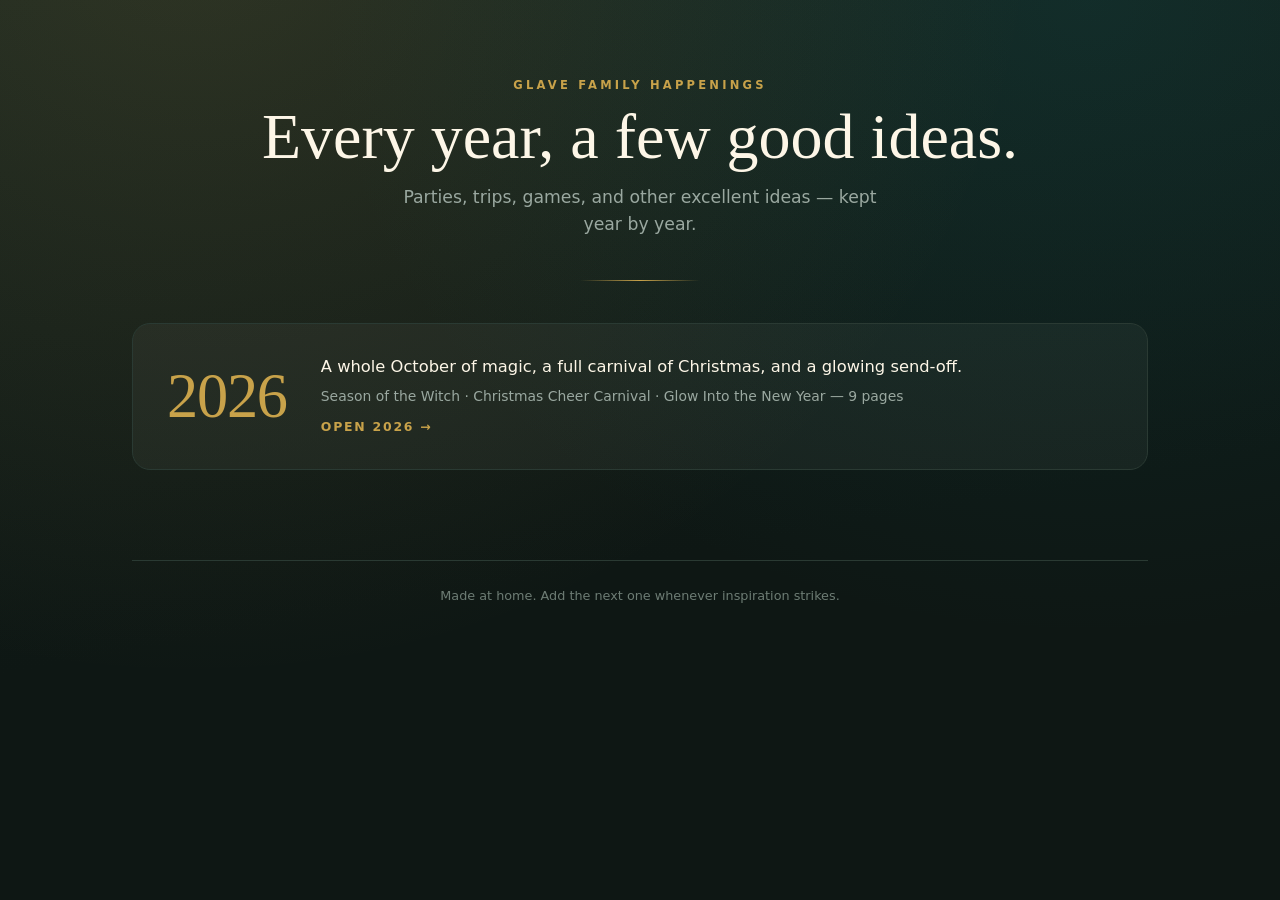
<file: index.html>
<!doctype html>
<html lang="en">
<head>
<meta charset="utf-8">
<meta name="robots" content="noindex, nofollow">
<meta name="viewport" content="width=device-width, initial-scale=1, viewport-fit=cover">
<title>Glave Family Happenings</title>
<meta name="description" content="Parties, trips, games, and other excellent ideas — kept year by year.">
<meta name="theme-color" content="#0e1714">
<link rel="icon" href="data:image/svg+xml,%3Csvg xmlns='http://www.w3.org/2000/svg' viewBox='0 0 100 100'%3E%3Ctext y='.92em' font-size='92'%3E%F0%9F%8E%84%3C/text%3E%3C/svg%3E">
<link rel="stylesheet" href="assets/site.css">
</head>
<body>
<div class="wrap" data-site="home"></div>
<script src="data/content.js"></script>
<script src="assets/site.js"></script>
</body>
</html>
</file>
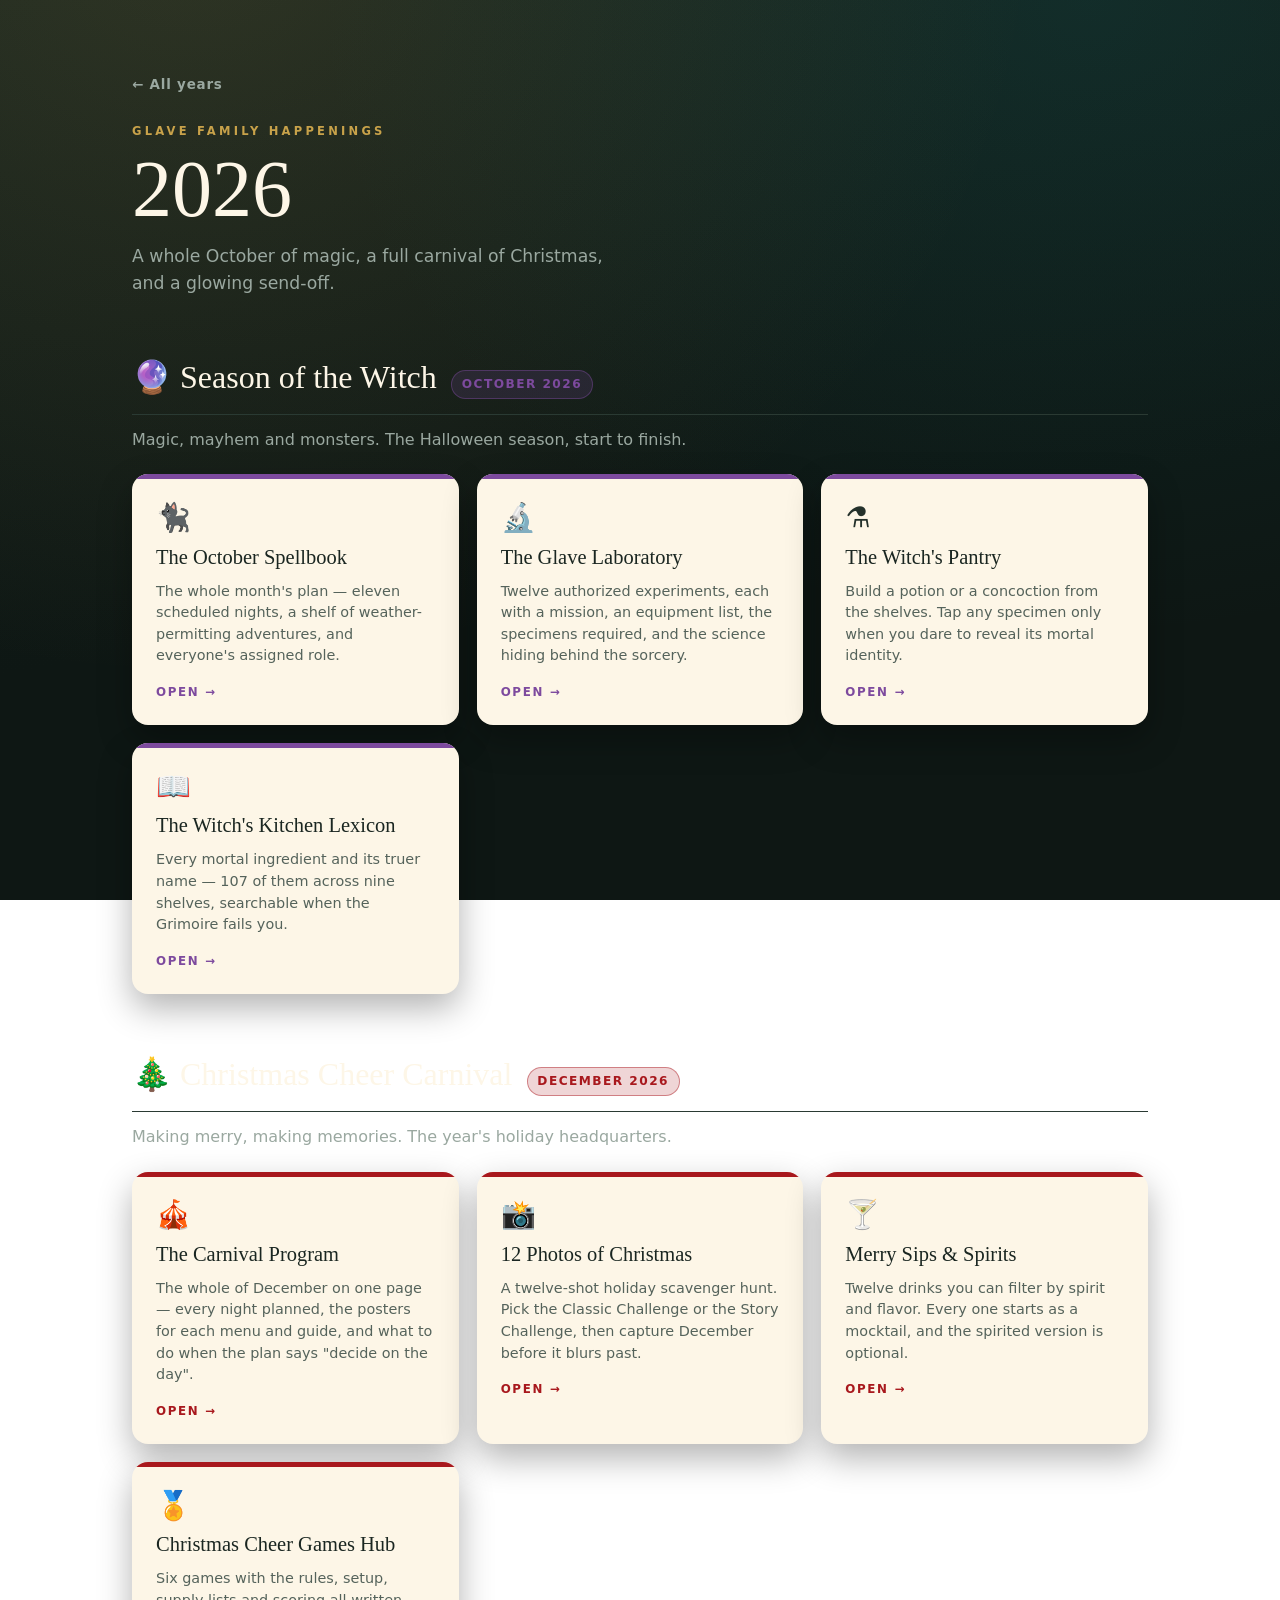
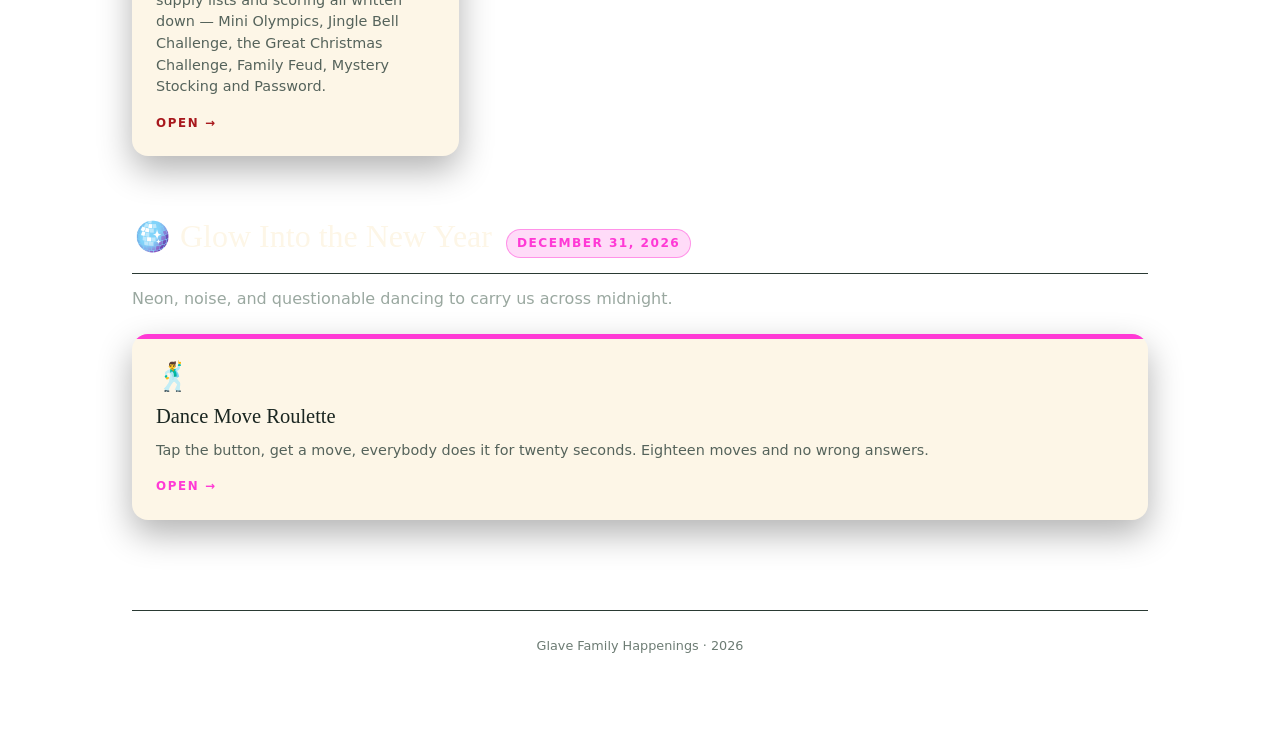
<file: year.html>
<!doctype html>
<html lang="en">
<head>
<meta charset="utf-8">
<meta name="robots" content="noindex, nofollow">
<meta name="viewport" content="width=device-width, initial-scale=1, viewport-fit=cover">
<title>Glave Family Happenings</title>
<meta name="theme-color" content="#0e1714">
<link rel="icon" href="data:image/svg+xml,%3Csvg xmlns='http://www.w3.org/2000/svg' viewBox='0 0 100 100'%3E%3Ctext y='.92em' font-size='92'%3E%F0%9F%8E%84%3C/text%3E%3C/svg%3E">
<link rel="stylesheet" href="assets/site.css">
</head>
<body>
<div class="wrap" data-site="year"></div>
<script src="data/content.js"></script>
<script src="assets/site.js"></script>
</body>
</html>
</file>
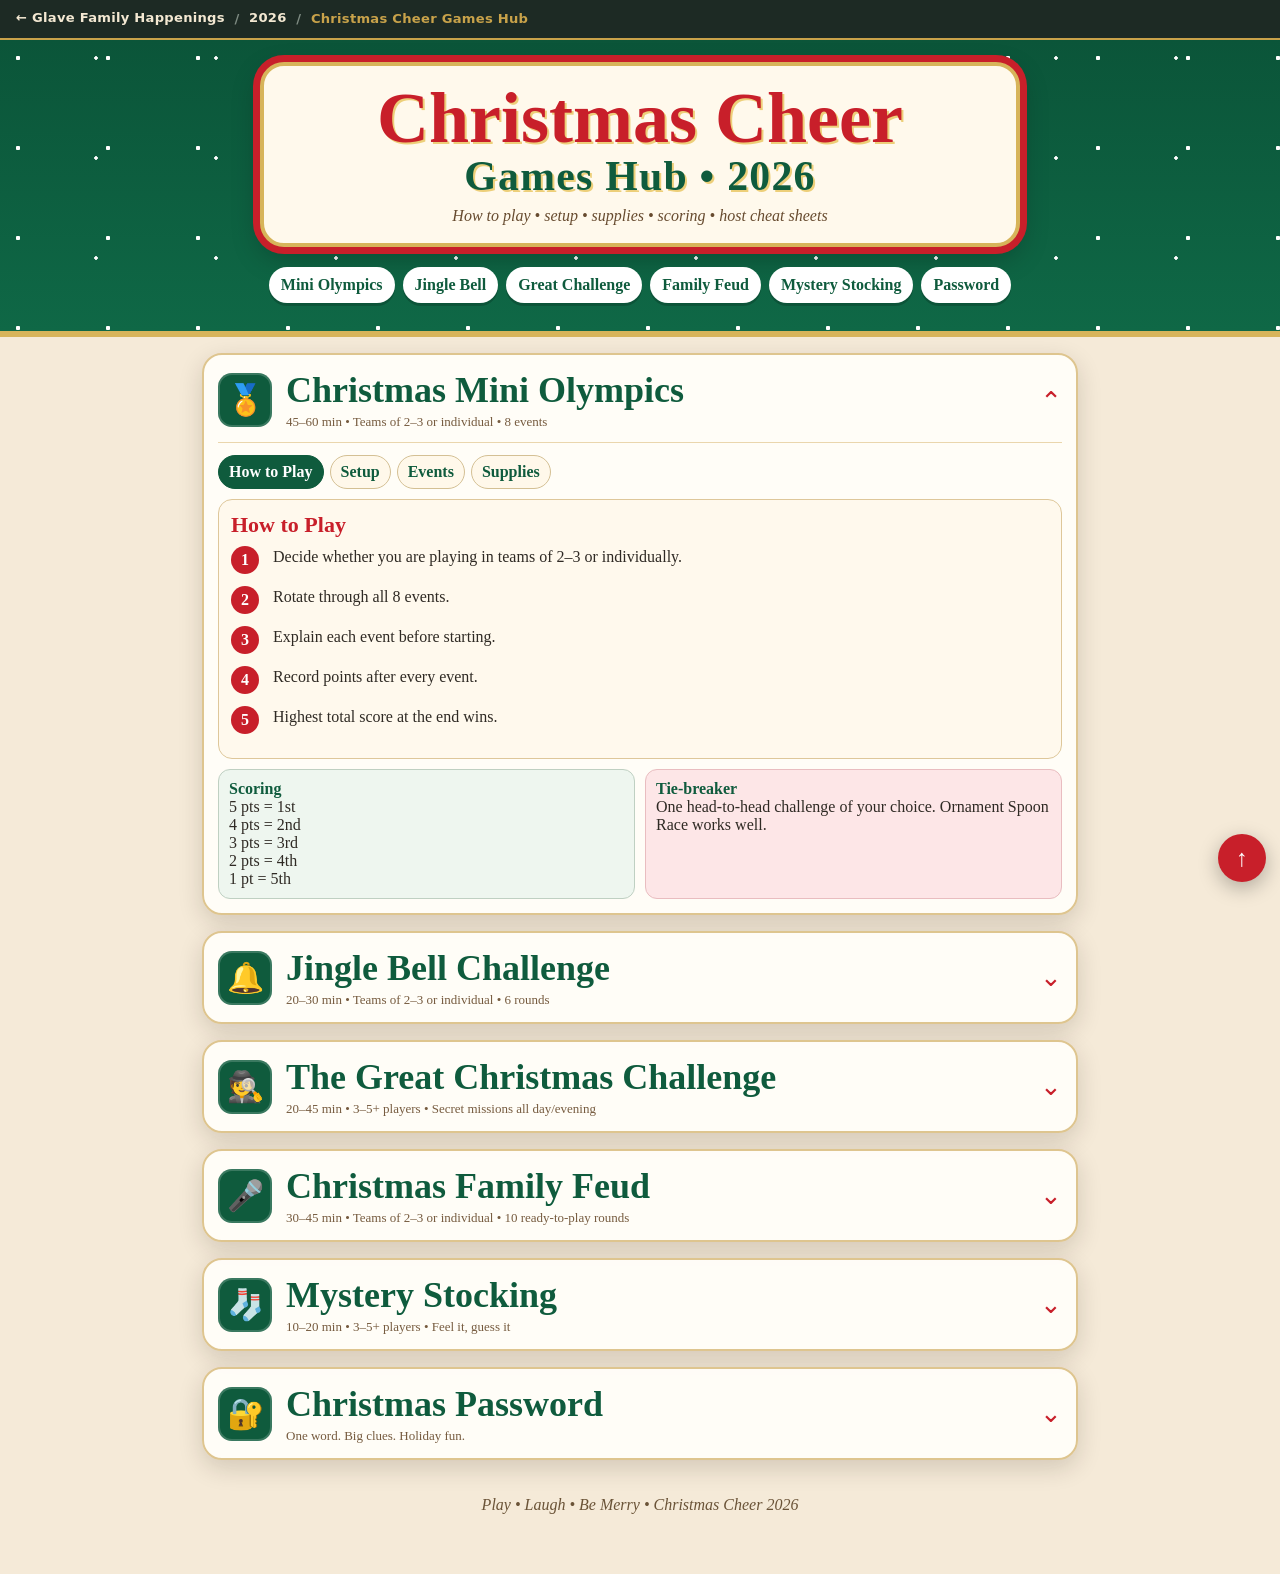
<file: pages/2026/christmas-games-hub.html>
<!DOCTYPE html>
<html lang="en">
<head>
<meta charset="UTF-8" />
<meta name="robots" content="noindex, nofollow">
<meta name="viewport" content="width=device-width, initial-scale=1, viewport-fit=cover" />
<title>Christmas Cheer 2026 • Games Hub</title>
<style>
:root{
  --green:#0f5b3d; --green2:#174f38; --red:#c81f2a; --cream:#fff9ec; --paper:#f6eddc;
  --gold:#d7b45a; --ink:#2f2a24; --soft:#eef6ef; --pink:#fde6e7; --shadow:0 8px 24px rgba(40,25,12,.16);
}
*{box-sizing:border-box}
html{scroll-behavior:smooth}
body{margin:0;font-family:Georgia,'Times New Roman',serif;background:linear-gradient(#0e553d 0 190px,#f5ead8 190px 100%);color:var(--ink)}
button{font:inherit}
.wrap{max-width:900px;margin:auto;padding:0 12px 60px}
.hero{color:#fff;text-align:center;padding:22px 12px 28px;background:radial-gradient(circle at 20% 20%,#fff 0 2px,transparent 2.5px),radial-gradient(circle at 80% 18%,#fff 0 1.5px,transparent 2px),linear-gradient(180deg,#0b5539,#0f6846);background-size:90px 90px,120px 100px,auto;border-bottom:6px solid var(--gold)}
.hero-card{max-width:760px;margin:auto;background:var(--cream);color:var(--green);padding:18px;border:4px solid var(--gold);border-radius:24px;box-shadow:0 0 0 7px var(--red),0 10px 28px rgba(0,0,0,.25)}
.hero h1{margin:0;font-size:clamp(40px,10vw,72px);line-height:.95;color:var(--red);text-shadow:2px 2px 0 #edcf79}
.hero h1 span{display:block;color:var(--green);font-size:.58em;letter-spacing:.03em;margin-top:5px}
.hero p{margin:10px 0 0;font-style:italic;color:#674b2f}
.jump{display:flex;flex-wrap:wrap;gap:8px;justify-content:center;margin-top:20px}
.jump button{border:0;border-radius:999px;padding:9px 12px;background:#fff;color:var(--green);font-weight:700;box-shadow:0 3px 0 rgba(0,0,0,.18);cursor:pointer}
.section{background:rgba(255,253,248,.98);border:2px solid #dec58f;border-radius:20px;margin:16px 0;padding:14px;box-shadow:var(--shadow)}
.game-head{display:grid;grid-template-columns:58px 1fr auto;gap:10px;align-items:center;cursor:pointer}
.icon{width:54px;height:54px;border-radius:14px;background:var(--green);display:grid;place-items:center;font-size:30px;color:white;box-shadow:inset 0 0 0 2px rgba(255,255,255,.18)}
.game-head h2{margin:0;color:var(--green);font-size:clamp(24px,6vw,36px)}
.game-head p{margin:3px 0 0;font-size:13px;color:#765b3f}
.chev{font-size:26px;color:var(--red);transition:.2s}
.game.open .chev{transform:rotate(180deg)}
.game-body{display:none;margin-top:12px;border-top:1px solid #ead6ad;padding-top:12px}
.game.open .game-body{display:block}
.tabs{display:flex;gap:6px;flex-wrap:wrap;margin-bottom:10px}
.tabs button{border:1px solid #d4c094;background:#fff8ea;color:var(--green);padding:7px 10px;border-radius:999px;font-weight:700;cursor:pointer}
.tabs button.active{background:var(--green);color:white;border-color:var(--green)}
.panel{display:none}.panel.active{display:block}
.card{background:#fff9ed;border:1px solid #dec79a;border-radius:14px;padding:12px;margin:10px 0}
.card h3{margin:0 0 8px;color:var(--red);font-size:22px}
.card h4{margin:10px 0 6px;color:var(--green);font-size:18px}
ol,ul{margin:8px 0;padding-left:22px} li{margin:6px 0;line-height:1.35}
.steps{counter-reset:step;list-style:none;padding:0;margin:0}.steps li{counter-increment:step;position:relative;padding-left:42px;min-height:32px;margin:8px 0}.steps li:before{content:counter(step);position:absolute;left:0;top:0;width:28px;height:28px;border-radius:50%;background:var(--red);color:white;display:grid;place-items:center;font-weight:700}
.check{list-style:none;padding:0}.check li{padding-left:26px;position:relative}.check li:before{content:'☐';position:absolute;left:0;color:var(--green);font-size:20px;line-height:1}
.grid2{display:grid;grid-template-columns:1fr 1fr;gap:10px}
.grid3{display:grid;grid-template-columns:repeat(3,1fr);gap:8px}
.mini{background:var(--soft);border:1px solid #bfd0c2;border-radius:12px;padding:10px}.mini.red{background:var(--pink);border-color:#e9bdc0}.mini strong{color:var(--green)}
.rounds{display:grid;gap:10px}.round{border:1px solid #dfcba1;border-radius:12px;padding:10px;background:#fff}.round b{color:var(--green);font-size:17px}
.qa-grid{display:grid;grid-template-columns:1fr 1fr;gap:10px}.qa{background:#fff;border:1px solid #dec79a;border-radius:12px;padding:10px}.qa h4{margin:0 0 6px;color:var(--red)}.qa ul{padding-left:18px;margin:0}
.password-grid{display:grid;grid-template-columns:repeat(2,1fr);gap:8px}.pw{border:1px solid #dec79a;border-radius:11px;padding:9px;background:#fff}.pw b{color:var(--red);display:block;margin-bottom:3px}.pw span{display:block;font-size:13px;color:#5e5143}
.badge{display:inline-block;background:#e8f1ea;color:var(--green);border:1px solid #bdd0c0;padding:5px 8px;border-radius:999px;font-size:12px;font-weight:700;margin:2px}
.top{position:fixed;right:14px;bottom:18px;width:48px;height:48px;border:0;border-radius:50%;background:var(--red);color:white;font-size:24px;box-shadow:0 6px 20px rgba(0,0,0,.28);cursor:pointer}
.footer{text-align:center;font-style:italic;color:#6a5337;padding:20px 10px 0}
@media(max-width:700px){.grid2,.grid3,.qa-grid,.password-grid{grid-template-columns:1fr}.game-head{grid-template-columns:50px 1fr auto}.icon{width:46px;height:46px;font-size:25px}.section{padding:12px}.hero-card{padding:14px 10px}}
@media print{body{background:#fff}.jump,.top{display:none}.game-body{display:block!important}.panel{display:block!important}.section{box-shadow:none;break-inside:avoid}.tabs{display:none}}
</style>
</head>
<body>
<style>
.site-hubbar{position:relative;z-index:2147483647;display:flex;align-items:center;gap:.6rem;
  flex-wrap:wrap;padding:.55rem 1rem;background:#1d2a24;color:#f3e8d2;
  font:600 .82rem/1.4 ui-sans-serif,system-ui,-apple-system,"Segoe UI",Roboto,sans-serif;
  letter-spacing:.02em;border-bottom:2px solid #c8a24a;box-sizing:border-box}
.site-hubbar a{color:#f3e8d2;text-decoration:none;border-bottom:1px solid transparent;padding-bottom:1px}
.site-hubbar a:hover,.site-hubbar a:focus{border-bottom-color:#c8a24a;color:#fff}
.site-hubbar .sep{color:#7e8b82}
.site-hubbar .here{color:#c8a24a}
</style>
<div class="site-hubbar">
  <a href="../../index.html">&#8592; Glave Family Happenings</a>
  <span class="sep">/</span>
  <a href="../../year.html?y=2026">2026</a>
  <span class="sep">/</span>
  <span class="here">Christmas Cheer Games Hub</span>
</div>

<div id="top"></div>
<header class="hero">
  <div class="hero-card">
    <h1>Christmas Cheer <span>Games Hub • 2026</span></h1>
    <p>How to play • setup • supplies • scoring • host cheat sheets</p>
  </div>
  <div class="jump">
    <button onclick="go('olympics')">Mini Olympics</button>
    <button onclick="go('jingle')">Jingle Bell</button>
    <button onclick="go('challenge')">Great Challenge</button>
    <button onclick="go('feud')">Family Feud</button>
    <button onclick="go('stocking')">Mystery Stocking</button>
    <button onclick="go('password')">Password</button>
  </div>
</header>

<main class="wrap">

<section class="section game open" id="olympics">
  <div class="game-head" onclick="toggleGame(this)"><div class="icon">🏅</div><div><h2>Christmas Mini Olympics</h2><p>45–60 min • Teams of 2–3 or individual • 8 events</p></div><div class="chev">⌄</div></div>
  <div class="game-body">
    <div class="tabs"><button class="active" onclick="showTab(event,'olympics','play')">How to Play</button><button onclick="showTab(event,'olympics','setup')">Setup</button><button onclick="showTab(event,'olympics','events')">Events</button><button onclick="showTab(event,'olympics','supplies')">Supplies</button></div>
    <div class="panel active" data-panel="play">
      <div class="card"><h3>How to Play</h3><ol class="steps"><li>Decide whether you are playing in teams of 2–3 or individually.</li><li>Rotate through all 8 events.</li><li>Explain each event before starting.</li><li>Record points after every event.</li><li>Highest total score at the end wins.</li></ol></div>
      <div class="grid2"><div class="mini"><strong>Scoring</strong><br>5 pts = 1st<br>4 pts = 2nd<br>3 pts = 3rd<br>2 pts = 4th<br>1 pt = 5th</div><div class="mini red"><strong>Tie-breaker</strong><br>One head-to-head challenge of your choice. Ornament Spoon Race works well.</div></div>
    </div>
    <div class="panel" data-panel="setup"><div class="card"><h3>Setup</h3><ol class="steps"><li>Gather supplies for all 8 events.</li><li>Set up stations with a clear start/finish area.</li><li>Decide teams or individual play.</li><li>Read the rules for each event before starting.</li></ol></div></div>
    <div class="panel" data-panel="events"><div class="rounds">
      <div class="round"><b>1. Snowball Toss</b><br>Toss 5 soft snowballs into buckets. Closer buckets are worth more points: 1, 2, or 3 points each.</div>
      <div class="round"><b>2. Candy Cane Hook</b><br>Using one candy cane in your mouth, pick up as many candy canes as possible in 60 seconds. No hands.</div>
      <div class="round"><b>3. Bow Toss</b><br>Using a spatula, put bows into a container while blindfolded for 30 seconds. Most bows in wins.</div>
      <div class="round"><b>4. Ornament Spoon Race</b><br>Carry an ornament or ping-pong ball on a spoon around a chair and back. Drop it and start over. Fastest time wins.</div>
      <div class="round"><b>5. Jingle Bell Transfer</b><br>Move as many jingle bells as possible from one bowl to another using a spoon in 30 seconds.</div>
      <div class="round"><b>6. Christmas Cup Tower</b><br>Build a 5-4-3-2-1 pyramid with 15 cups, then take it down. Fastest time wins.</div>
      <div class="round"><b>7. Rudolph Nose</b><br>Put a dab of lotion or petroleum jelly on your nose and transfer red pom-poms from one plate to another. No hands. Most in 60 seconds wins.</div>
      <div class="round"><b>8. Christmas Trivia Finale</b><br>Answer 10 holiday questions as a team. 1 point each.</div>
    </div></div>
    <div class="panel" data-panel="supplies"><div class="card"><h3>Supply List</h3><ul class="check"><li>Soft snowballs or balled socks</li><li>Buckets or containers</li><li>Candy canes (10–15 per game)</li><li>Bows (10–15 per game)</li><li>Spatula</li><li>Container or bucket</li><li>Ornament or ping-pong balls</li><li>Spoons (2–3)</li><li>Jingle bells (15–20)</li><li>Plastic cups (15 per game)</li><li>Red pom-poms</li><li>Petroleum jelly or lotion</li><li>Timer</li><li>Trivia question cards, optional</li></ul></div></div>
  </div>
</section>

<section class="section game" id="jingle">
  <div class="game-head" onclick="toggleGame(this)"><div class="icon">🔔</div><div><h2>Jingle Bell Challenge</h2><p>20–30 min • Teams of 2–3 or individual • 6 rounds</p></div><div class="chev">⌄</div></div>
  <div class="game-body">
    <div class="tabs"><button class="active" onclick="showTab(event,'jingle','play')">How to Play</button><button onclick="showTab(event,'jingle','setup')">Setup</button><button onclick="showTab(event,'jingle','rounds')">Rounds</button><button onclick="showTab(event,'jingle','supplies')">Supplies</button></div>
    <div class="panel active" data-panel="play"><div class="card"><h3>How to Play</h3><ol class="steps"><li>Choose teams of 2–3 or play individually.</li><li>Play one station at a time or set up all stations if space allows.</li><li>Rotate through all 6 challenges.</li><li>Record points after every round.</li></ol></div><div class="grid2"><div class="mini"><strong>Scoring</strong><br>3 pts = 1st<br>2 pts = 2nd<br>1 pt = 3rd</div><div class="mini red"><strong>Tie-breaker</strong><br>One Bell Drop rematch between tied teams.</div></div></div>
    <div class="panel" data-panel="setup"><div class="card"><h3>Setup</h3><ol class="steps"><li>Gather supplies for each round.</li><li>Set up one station at a time or all stations.</li><li>Decide teams or individual play.</li><li>Explain rules before each round.</li></ol></div></div>
    <div class="panel" data-panel="rounds"><div class="rounds">
      <div class="round"><b>1. Bell Shake</b><br>Put jingle bells inside an empty tissue box tied around the player’s waist. Shake until all bells are out. No hands. Fastest time wins.</div>
      <div class="round"><b>2. Bell Scoop</b><br>Move as many jingle bells as possible from one bowl to another with a spoon in 30 seconds.</div>
      <div class="round"><b>3. Bell Blow</b><br>Use a straw to blow jingle bells across the table and over the finish line. Fastest player wins.</div>
      <div class="round"><b>4. Bell Balance</b><br>Balance jingle bells on a spoon while walking around a chair and back. Drop one and restart. Fastest time wins.</div>
      <div class="round"><b>5. Bell Drop</b><br>Drop jingle bells from chest height into cups or containers. Different distances can be worth different points.</div>
      <div class="round"><b>6. Bell Tower</b><br>Stack small cups or containers with one jingle bell balanced between each layer. Tallest stable tower wins.</div>
    </div></div>
    <div class="panel" data-panel="supplies"><div class="card"><h3>Supply List</h3><ul class="check"><li>Jingle bells (20+)</li><li>Empty tissue box</li><li>Ribbon or belt to tie on box</li><li>Bowls (2)</li><li>Spoons (2–3)</li><li>Straws</li><li>Plastic cups or small containers</li><li>Chair</li><li>Timer</li><li>Score sheet</li></ul></div></div>
  </div>
</section>

<section class="section game" id="challenge">
  <div class="game-head" onclick="toggleGame(this)"><div class="icon">🕵️</div><div><h2>The Great Christmas Challenge</h2><p>20–45 min • 3–5+ players • Secret missions all day/evening</p></div><div class="chev">⌄</div></div>
  <div class="game-body">
    <div class="tabs"><button class="active" onclick="showTab(event,'challenge','play')">How to Play</button><button onclick="showTab(event,'challenge','setup')">Setup</button><button onclick="showTab(event,'challenge','missions')">Mission Bank</button></div>
    <div class="panel active" data-panel="play"><div class="card"><h3>How to Play</h3><ol class="steps"><li>Each player secretly draws 3 mission cards.</li><li>Read your own missions quietly. Do not show anyone.</li><li>Try to complete your missions during the game window without getting caught.</li><li>If someone correctly calls out what mission you are attempting while you are doing it, that mission fails.</li><li>Keep completed missions face down until the reveal.</li><li>At the end, reveal completed missions and count points.</li></ol></div><div class="grid2"><div class="mini"><strong>Winning</strong><br>1 point per completed mission. Most points wins.<br><br>Optional: Hard missions = 2 points.</div><div class="mini red"><strong>Host Tip</strong><br>Mix easy, medium, and silly missions. The fun is the sneaking, not perfect strategy.</div></div></div>
    <div class="panel" data-panel="setup"><div class="card"><h3>Setup</h3><ul><li>Print or cut mission cards.</li><li>Give each player 3 cards.</li><li>Choose a game window: one evening, one dinner, or one full family day.</li><li>Keep a discard area for failed missions.</li></ul><h4>Optional Rules</h4><ul><li>No repeating the same mission in one round.</li><li>Players may trade 1 mission before the game begins.</li><li>Use bonus points for the funniest successful mission.</li><li>Play best of 2 rounds if you want a rematch.</li></ul></div></div>
    <div class="panel" data-panel="missions"><div class="qa-grid">
      <div class="qa"><h4>1–6</h4><ul><li>Get someone to say “Santa.”</li><li>Get someone to mention snow.</li><li>Convince someone to compliment the Christmas tree.</li><li>Get someone to sing part of a Christmas song.</li><li>Secretly place a candy cane in someone’s pocket or belongings.</li><li>Get two people to say “Christmas” within one minute.</li></ul></div>
      <div class="qa"><h4>7–12</h4><ul><li>Get someone to tell you their favorite Christmas movie.</li><li>Convince someone to wear a Santa hat.</li><li>Get someone to mention Rudolph.</li><li>Make someone laugh while you’re holding an ornament.</li><li>Get someone to offer you food.</li><li>Get someone to tell a childhood Christmas story.</li></ul></div>
      <div class="qa"><h4>13–18</h4><ul><li>Get someone to say “That’s ridiculous.”</li><li>Convince two people to take a selfie together.</li><li>Get someone to touch the Christmas tree.</li><li>Get someone to hum a Christmas song.</li><li>Get someone to ask what you’re doing.</li><li>Get someone to mention presents.</li></ul></div>
      <div class="qa"><h4>19–24</h4><ul><li>Get someone to say the word “cookie.”</li><li>Convince someone the room is too hot or too cold.</li><li>Get someone to bring you something red.</li><li>Get someone to talk about Christmas dinner.</li><li>Get someone to put on Christmas music.</li><li>Get someone to take a picture of you.</li></ul></div>
    </div></div>
  </div>
</section>

<section class="section game" id="feud">
  <div class="game-head" onclick="toggleGame(this)"><div class="icon">🎤</div><div><h2>Christmas Family Feud</h2><p>30–45 min • Teams of 2–3 or individual • 10 ready-to-play rounds</p></div><div class="chev">⌄</div></div>
  <div class="game-body">
    <div class="tabs"><button class="active" onclick="showTab(event,'feud','play')">How to Play</button><button onclick="showTab(event,'feud','rules')">Scoring & Rules</button><button onclick="showTab(event,'feud','questions')">Questions & Answers</button></div>
    <div class="panel active" data-panel="play"><div class="card"><h3>How to Play</h3><ol class="steps"><li>Read the question aloud.</li><li>Teams take turns giving one answer at a time.</li><li>If the answer is on the list, reveal its points.</li><li>If the answer is not on the list, the other team can steal with one answer.</li><li>Highest score at the end wins.</li></ol></div></div>
    <div class="panel" data-panel="rules"><div class="card"><h3>Scoring</h3><p>5 pts = 1st • 4 pts = 2nd • 3 pts = 3rd • 2 pts = 4th • 1 pt = 5th</p><h4>Steal Rules</h4><ul><li>If a team gives an answer not on the list, call “X” and let the other team steal.</li><li>They get one answer only.</li><li>If it is on the list, they earn the points.</li><li>If not, move to the next question.</li></ul><h4>Optional</h4><ul><li>Use a buzzer or festive object, like a jingle bell.</li><li>Set a 5–10 second answer limit.</li><li>Play best of 3 or all 10 rounds.</li></ul></div></div>
    <div class="panel" data-panel="questions"><div class="qa-grid">
      <div class="qa"><h4>1. Name something people put on a Christmas tree.</h4><ul><li>Ornaments — 35</li><li>Lights — 25</li><li>Star/angel — 18</li><li>Garland/tinsel — 12</li><li>Candy canes — 10</li></ul></div>
      <div class="qa"><h4>2. Name something associated with Santa.</h4><ul><li>Sleigh — 30</li><li>Reindeer — 25</li><li>Red suit — 20</li><li>Presents — 15</li><li>Elves — 10</li></ul></div>
      <div class="qa"><h4>3. Name a popular Christmas treat.</h4><ul><li>Cookies — 35</li><li>Candy canes — 20</li><li>Fudge — 18</li><li>Gingerbread — 15</li><li>Chocolate — 12</li></ul></div>
      <div class="qa"><h4>4. Name something you might find in a stocking.</h4><ul><li>Candy — 30</li><li>Small toys — 25</li><li>Gift cards/money — 20</li><li>Socks — 15</li><li>Fruit — 10</li></ul></div>
      <div class="qa"><h4>5. Name something people do on Christmas Eve.</h4><ul><li>Open presents — 25</li><li>Watch a movie — 23</li><li>Attend church — 20</li><li>Bake/eat cookies — 17</li><li>Leave treats for Santa — 15</li></ul></div>
      <div class="qa"><h4>6. Name something you'd hate to discover Christmas morning.</h4><ul><li>No presents — 35</li><li>Sick family member — 20</li><li>Power outage — 18</li><li>Tree fell over — 15</li><li>Santa ate all the cookies but left nothing — 12</li></ul></div>
      <div class="qa"><h4>7. Name something associated with snowmen.</h4><ul><li>Carrot nose — 35</li><li>Coal/buttons — 25</li><li>Hat — 18</li><li>Scarf — 12</li><li>Stick arms — 10</li></ul></div>
      <div class="qa"><h4>8. Name a Christmas color.</h4><ul><li>Red — 40</li><li>Green — 30</li><li>Gold — 12</li><li>White — 10</li><li>Silver — 8</li></ul></div>
      <div class="qa"><h4>9. Name something people complain about during Christmas.</h4><ul><li>Shopping — 30</li><li>Cost — 25</li><li>Crowds — 18</li><li>Travel — 15</li><li>Wrapping presents — 12</li></ul></div>
      <div class="qa"><h4>10. Name something Santa might do after Christmas.</h4><ul><li>Sleep — 30</li><li>Vacation — 25</li><li>Eat — 18</li><li>Start making next year's toys — 15</li><li>Feed/visit the reindeer — 12</li></ul></div>
    </div></div>
  </div>
</section>

<section class="section game" id="stocking">
  <div class="game-head" onclick="toggleGame(this)"><div class="icon">🧦</div><div><h2>Mystery Stocking</h2><p>10–20 min • 3–5+ players • Feel it, guess it</p></div><div class="chev">⌄</div></div>
  <div class="game-body">
    <div class="tabs"><button class="active" onclick="showTab(event,'stocking','play')">How to Play</button><button onclick="showTab(event,'stocking','setup')">Setup</button><button onclick="showTab(event,'stocking','fillers')">Filler Ideas</button></div>
    <div class="panel active" data-panel="play"><div class="card"><h3>How to Play</h3><ol class="steps"><li>Fill a stocking with 6–10 holiday items.</li><li>Players take turns reaching inside without looking.</li><li>Feel one item and guess what it is by touch alone.</li><li>Reveal the item and score 1 point for each correct guess.</li><li>Keep going until all items are guessed.</li><li>Highest score wins, or just play for laughs.</li></ol><h4>Ways to Play</h4><div class="grid2"><div class="mini"><strong>Classic</strong><br>Guess each item one at a time.</div><div class="mini red"><strong>Timed Round</strong><br>10 seconds to guess each item.</div><div class="mini"><strong>Team Play</strong><br>Teammates may whisper one hint after 5 seconds.</div><div class="mini red"><strong>Memory Mode</strong><br>Feel all items first, then write your guesses.</div></div></div></div>
    <div class="panel" data-panel="setup"><div class="card"><h3>Setup</h3><ul><li>Choose 6–10 small objects.</li><li>Use one stocking or gift bag that hides the contents.</li><li>Keep a score sheet nearby.</li><li>Optional: use a blindfold for an extra challenge.</li></ul><h4>Optional Rules</h4><ul><li>No peeking.</li><li>No shaking the stocking.</li><li>One guess per item.</li><li>Hard Mode: use trickier items or give only 10 seconds.</li><li>Bonus point for a perfect round.</li></ul></div></div>
    <div class="panel" data-panel="fillers"><div class="card"><h3>Sample Stocking Fillers</h3><div class="password-grid"><div class="pw"><b>Candy cane</b></div><div class="pw"><b>Ornament</b></div><div class="pw"><b>Cookie cutter</b></div><div class="pw"><b>Bow</b></div><div class="pw"><b>Jingle bell</b></div><div class="pw"><b>Pinecone</b></div><div class="pw"><b>Battery tea light</b></div><div class="pw"><b>Ribbon spool</b></div><div class="pw"><b>Mini Santa</b></div><div class="pw"><b>Toy reindeer</b></div><div class="pw"><b>Christmas sock</b></div><div class="pw"><b>Tape roll</b></div><div class="pw"><b>Small gift box</b></div><div class="pw"><b>Garland</b></div><div class="pw"><b>Plastic snowflake</b></div><div class="pw"><b>Wooden star</b></div></div></div></div>
  </div>
</section>

<section class="section game" id="password">
  <div class="game-head" onclick="toggleGame(this)"><div class="icon">🔐</div><div><h2>Christmas Password</h2><p>One word. Big clues. Holiday fun.</p></div><div class="chev">⌄</div></div>
  <div class="game-body">
    <div class="tabs"><button class="active" onclick="showTab(event,'password','play')">How to Play</button><button onclick="showTab(event,'password','rules')">Rules</button><button onclick="showTab(event,'password','cards')">Word Bank</button></div>
    <div class="panel active" data-panel="play"><div class="card"><h3>How to Play</h3><ol class="steps"><li>Divide into 2 teams or play individually.</li><li>One player from the clue-giving team draws a card.</li><li>Give one-word clues to help your team guess the word.</li><li>You cannot say the word, part of the word, spell it, rhyme it, or use gestures.</li><li>Keep going until the team guesses correctly or time runs out.</li></ol></div></div>
    <div class="panel" data-panel="rules"><div class="card"><h3>Rules</h3><ul><li>Use one word at a time.</li><li>No saying the word or any part of the word.</li><li>No rhyming.</li><li>No gestures, acting, or sounds.</li><li>Pass if needed, optional.</li><li>Each correct guess = 1 point, or play for time.</li><li>Set a 60-second timer per card.</li></ul><h4>Game Variations</h4><ul><li>Timed Round: 1 minute per card.</li><li>Power Round: no passing.</li><li>Lightning Round: 30 seconds.</li><li>Team Rotation: each player gives 2–3 clues.</li><li>Use more challenging words for older players.</li></ul></div></div>
    <div class="panel" data-panel="cards"><div class="card"><h3>Christmas Password Cards</h3><div class="password-grid">
      <div class="pw"><b>Rudolph</b><span>red • nose • reindeer</span></div><div class="pw"><b>Stocking</b><span>fireplace • hanging • gifts</span></div><div class="pw"><b>Snowman</b><span>carrot • Frosty • melt</span></div><div class="pw"><b>Sleigh</b><span>Santa • ride • runners</span></div>
      <div class="pw"><b>Ornament</b><span>tree • hanging • decoration</span></div><div class="pw"><b>Mistletoe</b><span>kiss • hanging • plant</span></div><div class="pw"><b>Elf</b><span>workshop • tiny • helper</span></div><div class="pw"><b>Chimney</b><span>roof • Santa • fireplace</span></div>
      <div class="pw"><b>Candy Cane</b><span>striped • peppermint • hook</span></div><div class="pw"><b>Gingerbread</b><span>cookie • house • man</span></div><div class="pw"><b>Nutcracker</b><span>soldier • ballet • wooden</span></div><div class="pw"><b>Wreath</b><span>door • circle • evergreen</span></div>
      <div class="pw"><b>Tinsel</b><span>shiny • tree • strands</span></div><div class="pw"><b>Reindeer</b><span>antlers • sleigh • Rudolph</span></div><div class="pw"><b>Eggnog</b><span>drink • creamy • holiday</span></div><div class="pw"><b>Carol</b><span>singing • song • Christmas</span></div>
      <div class="pw"><b>Present</b><span>wrapped • gift • bow</span></div><div class="pw"><b>Snowflake</b><span>cold • six • unique</span></div><div class="pw"><b>Fireplace</b><span>stockings • warm • chimney</span></div><div class="pw"><b>Grinch</b><span>green • Whoville • grouchy</span></div>
      <div class="pw"><b>North Pole</b><span>Santa • Arctic • workshop</span></div><div class="pw"><b>Scrooge</b><span>miser • Dickens • ghosts</span></div><div class="pw"><b>Icicle</b><span>frozen • roof • dripping</span></div><div class="pw"><b>Poinsettia</b><span>red • plant • Christmas</span></div>
      <div class="pw"><b>Cocoa</b><span>hot • marshmallow • chocolate</span></div><div class="pw"><b>Garland</b><span>decoration • greenery • drape</span></div><div class="pw"><b>Bell</b><span>jingle • ring • sound</span></div><div class="pw"><b>Star</b><span>top • shining • tree</span></div>
      <div class="pw"><b>Workshop</b><span>toys • elves • Santa</span></div><div class="pw"><b>Christmas Tree</b><span>decorations • presents • holiday</span></div>
    </div></div></div>
  </div>
</section>

<div class="footer">Play • Laugh • Be Merry • Christmas Cheer 2026</div>
</main>
<button class="top" onclick="go('top')" aria-label="Back to top">↑</button>
<script>
function go(id){const el=document.getElementById(id);if(el)el.scrollIntoView({behavior:'smooth',block:'start'});}
function toggleGame(head){head.closest('.game').classList.toggle('open');}
function showTab(e,gameId,panel){e.stopPropagation(); const game=document.getElementById(gameId); game.querySelectorAll('.tabs button').forEach(b=>b.classList.remove('active')); e.currentTarget.classList.add('active'); game.querySelectorAll('.panel').forEach(p=>p.classList.remove('active')); game.querySelector(`[data-panel="${panel}"]`).classList.add('active');}
</script>
</body>
</html>
</file>
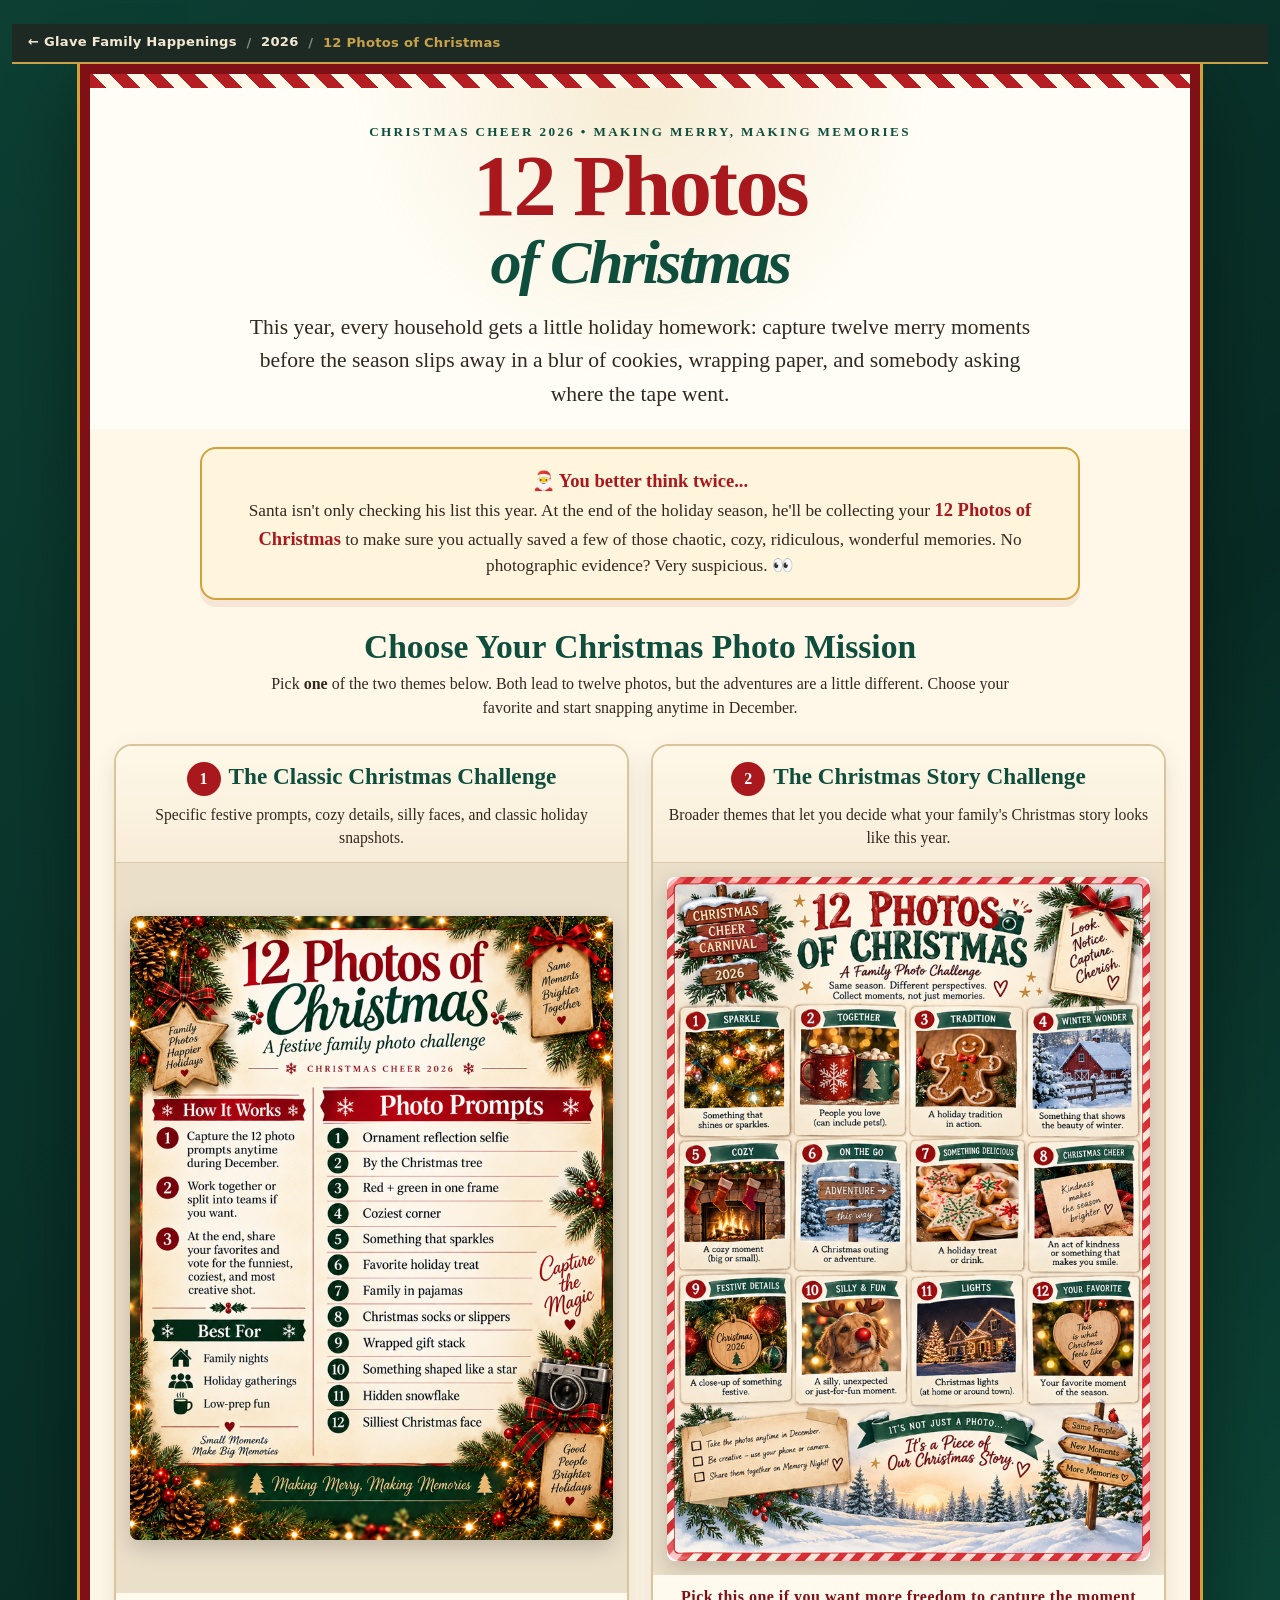
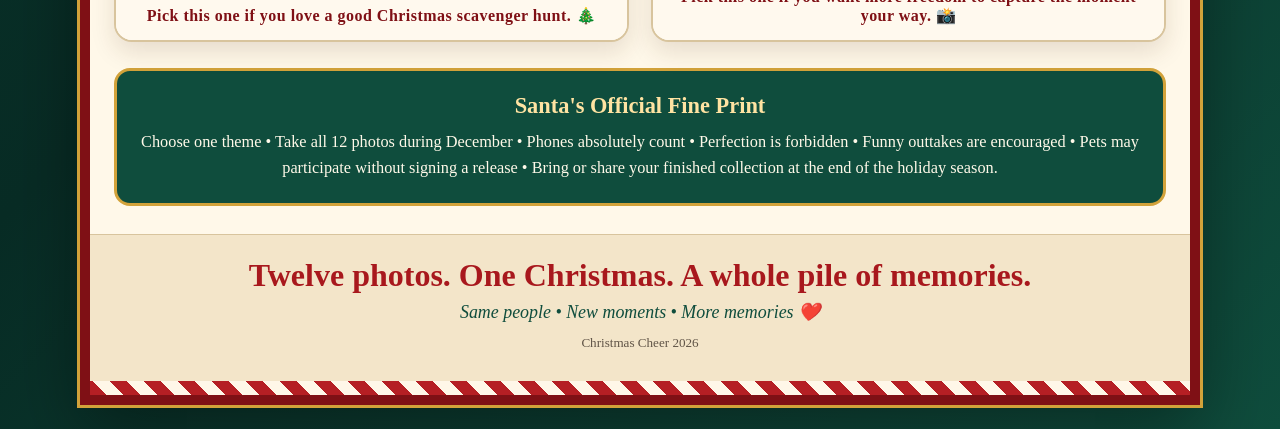
<file: pages/2026/christmas-photo-challenge.html>
<!DOCTYPE html>
<html lang="en">
<head>
<meta charset="UTF-8">
<meta name="robots" content="noindex, nofollow">
<meta name="viewport" content="width=device-width, initial-scale=1.0">
<title>12 Photos of Christmas | Christmas Cheer 2026</title>
<style>
  :root {
    --cream:#fff8e9;
    --paper:#fffdf6;
    --red:#a8181d;
    --deep-red:#7f1015;
    --green:#0f4d3d;
    --gold:#d2a23a;
    --ink:#33281f;
    --soft:#efe4cf;
  }

  * { box-sizing:border-box; }
  html { scroll-behavior:smooth; }
  body {
    margin:0;
    background:
      radial-gradient(circle at 10% 10%, rgba(255,255,255,.15) 0 2px, transparent 3px),
      linear-gradient(135deg, #0d3f33, #082c25 55%, #0f4d3d);
    color:var(--ink);
    font-family: Georgia, "Times New Roman", serif;
    padding:24px 12px;
  }

  .invite {
    width:min(1120px, 100%);
    margin:auto;
    background:var(--cream);
    border:10px solid var(--deep-red);
    outline:3px solid var(--gold);
    box-shadow:0 24px 70px rgba(0,0,0,.38);
    overflow:hidden;
    position:relative;
  }

  .stripe {
    height:14px;
    background:repeating-linear-gradient(
      45deg,
      #b51f24 0 12px,
      #fff7e8 12px 24px
    );
  }

  header {
    text-align:center;
    padding:34px 24px 18px;
    background:
      radial-gradient(circle at top, rgba(210,162,58,.18), transparent 45%),
      var(--paper);
  }

  .kicker {
    display:inline-block;
    color:var(--green);
    letter-spacing:.18em;
    font-weight:700;
    font-size:.82rem;
    text-transform:uppercase;
    margin-bottom:8px;
  }

  h1 {
    margin:0;
    color:var(--red);
    font-size:clamp(2.4rem, 7vw, 5.4rem);
    line-height:.9;
    letter-spacing:-.03em;
  }

  h1 span {
    display:block;
    color:var(--green);
    font-style:italic;
    font-size:.72em;
    margin-top:9px;
  }

  .subtitle {
    max-width:790px;
    margin:20px auto 0;
    font-size:clamp(1.05rem, 2.2vw, 1.35rem);
    line-height:1.55;
  }

  .santa-note {
    width:min(880px, calc(100% - 32px));
    margin:18px auto 28px;
    background:#fff4dc;
    border:2px solid var(--gold);
    border-radius:16px;
    padding:18px 22px;
    text-align:center;
    box-shadow:0 7px 0 rgba(127,16,21,.08);
    font-size:1.08rem;
    line-height:1.55;
  }

  .santa-note strong {
    color:var(--red);
    font-size:1.16rem;
  }

  .choice-title {
    text-align:center;
    color:var(--green);
    font-size:clamp(1.45rem, 3vw, 2.1rem);
    margin:8px 20px 6px;
  }

  .choice-sub {
    text-align:center;
    margin:0 auto 24px;
    max-width:740px;
    line-height:1.5;
    font-size:1rem;
  }

  .options {
    display:grid;
    grid-template-columns:repeat(2, minmax(0, 1fr));
    gap:22px;
    padding:0 24px 26px;
  }

  .card {
    background:var(--paper);
    border:2px solid #d8c49d;
    border-radius:18px;
    overflow:hidden;
    box-shadow:0 10px 24px rgba(72,42,17,.13);
    display:flex;
    flex-direction:column;
  }

  .card-head {
    text-align:center;
    padding:16px 14px 12px;
    background:linear-gradient(180deg, #fff8e8, #f7ecd8);
    border-bottom:1px solid #dbc9a7;
  }

  .badge {
    display:inline-grid;
    place-items:center;
    width:34px;
    height:34px;
    border-radius:50%;
    background:var(--red);
    color:white;
    font-weight:700;
    margin-right:8px;
  }

  .card h2 {
    display:inline;
    color:var(--green);
    font-size:1.45rem;
    margin:0;
  }

  .card p {
    margin:8px auto 0;
    max-width:520px;
    line-height:1.45;
    font-size:.98rem;
  }

  .image-wrap {
    padding:14px;
    background:#eadfc9;
    flex:1;
    display:flex;
    align-items:center;
    justify-content:center;
  }

  .image-wrap img {
    width:100%;
    height:auto;
    display:block;
    border-radius:8px;
    box-shadow:0 8px 22px rgba(0,0,0,.18);
  }

  .pick {
    text-align:center;
    padding:13px 14px 15px;
    color:var(--deep-red);
    font-weight:700;
    letter-spacing:.03em;
    background:#fff9ee;
  }

  .rules {
    margin:0 24px 28px;
    padding:22px;
    background:var(--green);
    color:#fff9e9;
    border:3px solid var(--gold);
    border-radius:16px;
    text-align:center;
  }

  .rules h3 {
    margin:0 0 10px;
    color:#ffe3a2;
    font-size:1.4rem;
  }

  .rules p {
    margin:0;
    line-height:1.6;
    font-size:1.02rem;
  }

  .closing {
    text-align:center;
    padding:22px 22px 30px;
    background:#f3e5c9;
    border-top:1px solid #d8c49d;
  }

  .closing .big {
    color:var(--red);
    font-size:clamp(1.35rem, 3vw, 2rem);
    font-weight:700;
    margin-bottom:7px;
  }

  .closing .script {
    color:var(--green);
    font-style:italic;
    font-size:1.12rem;
  }

  .tiny {
    margin-top:12px;
    font-size:.82rem;
    opacity:.76;
  }

  @media (max-width:800px) {
    .options { grid-template-columns:1fr; padding:0 14px 22px; }
    .rules { margin-left:14px; margin-right:14px; }
    header { padding-left:16px; padding-right:16px; }
    .invite { border-width:6px; }
  }

  @media print {
    body { background:white; padding:0; }
    .invite { box-shadow:none; width:100%; border-width:4px; }
    .options { gap:12px; }
  }
</style>
</head>
<body>
<style>
.site-hubbar{position:relative;z-index:2147483647;display:flex;align-items:center;gap:.6rem;
  flex-wrap:wrap;padding:.55rem 1rem;background:#1d2a24;color:#f3e8d2;
  font:600 .82rem/1.4 ui-sans-serif,system-ui,-apple-system,"Segoe UI",Roboto,sans-serif;
  letter-spacing:.02em;border-bottom:2px solid #c8a24a;box-sizing:border-box}
.site-hubbar a{color:#f3e8d2;text-decoration:none;border-bottom:1px solid transparent;padding-bottom:1px}
.site-hubbar a:hover,.site-hubbar a:focus{border-bottom-color:#c8a24a;color:#fff}
.site-hubbar .sep{color:#7e8b82}
.site-hubbar .here{color:#c8a24a}
</style>
<div class="site-hubbar">
  <a href="../../index.html">&#8592; Glave Family Happenings</a>
  <span class="sep">/</span>
  <a href="../../year.html?y=2026">2026</a>
  <span class="sep">/</span>
  <span class="here">12 Photos of Christmas</span>
</div>

  <main class="invite">
    <div class="stripe"></div>

    <header>
      <div class="kicker">Christmas Cheer 2026 • Making Merry, Making Memories</div>
      <h1>12 Photos <span>of Christmas</span></h1>
      <p class="subtitle">
        This year, every household gets a little holiday homework: capture twelve merry moments
        before the season slips away in a blur of cookies, wrapping paper, and somebody asking
        where the tape went.
      </p>
    </header>

    <section class="santa-note">
      <strong>🎅 You better think twice...</strong><br>
      Santa isn't only checking his list this year. At the end of the holiday season,
      he'll be collecting your <strong>12 Photos of Christmas</strong> to make sure you actually
      saved a few of those chaotic, cozy, ridiculous, wonderful memories.
      No photographic evidence? Very suspicious. 👀
    </section>

    <h2 class="choice-title">Choose Your Christmas Photo Mission</h2>
    <p class="choice-sub">
      Pick <strong>one</strong> of the two themes below. Both lead to twelve photos,
      but the adventures are a little different. Choose your favorite and start snapping anytime in December.
    </p>

    <section class="options">
      <article class="card">
        <div class="card-head">
          <span class="badge">1</span><h2>The Classic Christmas Challenge</h2>
          <p>Specific festive prompts, cozy details, silly faces, and classic holiday snapshots.</p>
        </div>
        <div class="image-wrap">
          <img src="../../assets/img/christmas-photo-challenge/ea50a70dc9.png" alt="Option 1: 12 Photos of Christmas classic photo challenge">
        </div>
        <div class="pick">Pick this one if you love a good Christmas scavenger hunt. 🎄</div>
      </article>

      <article class="card">
        <div class="card-head">
          <span class="badge">2</span><h2>The Christmas Story Challenge</h2>
          <p>Broader themes that let you decide what your family's Christmas story looks like this year.</p>
        </div>
        <div class="image-wrap">
          <img src="../../assets/img/christmas-photo-challenge/39fdb66c6a.png" alt="Option 2: 12 Photos of Christmas story-style photo challenge">
        </div>
        <div class="pick">Pick this one if you want more freedom to capture the moment your way. 📸</div>
      </article>
    </section>

    <section class="rules">
      <h3>Santa's Official Fine Print</h3>
      <p>
        Choose one theme • Take all 12 photos during December • Phones absolutely count •
        Perfection is forbidden • Funny outtakes are encouraged • Pets may participate without signing a release •
        Bring or share your finished collection at the end of the holiday season.
      </p>
    </section>

    <footer class="closing">
      <div class="big">Twelve photos. One Christmas. A whole pile of memories.</div>
      <div class="script">Same people • New moments • More memories ❤️</div>
      <div class="tiny">Christmas Cheer 2026</div>
    </footer>

    <div class="stripe"></div>
  </main>
</body>
</html>
</file>
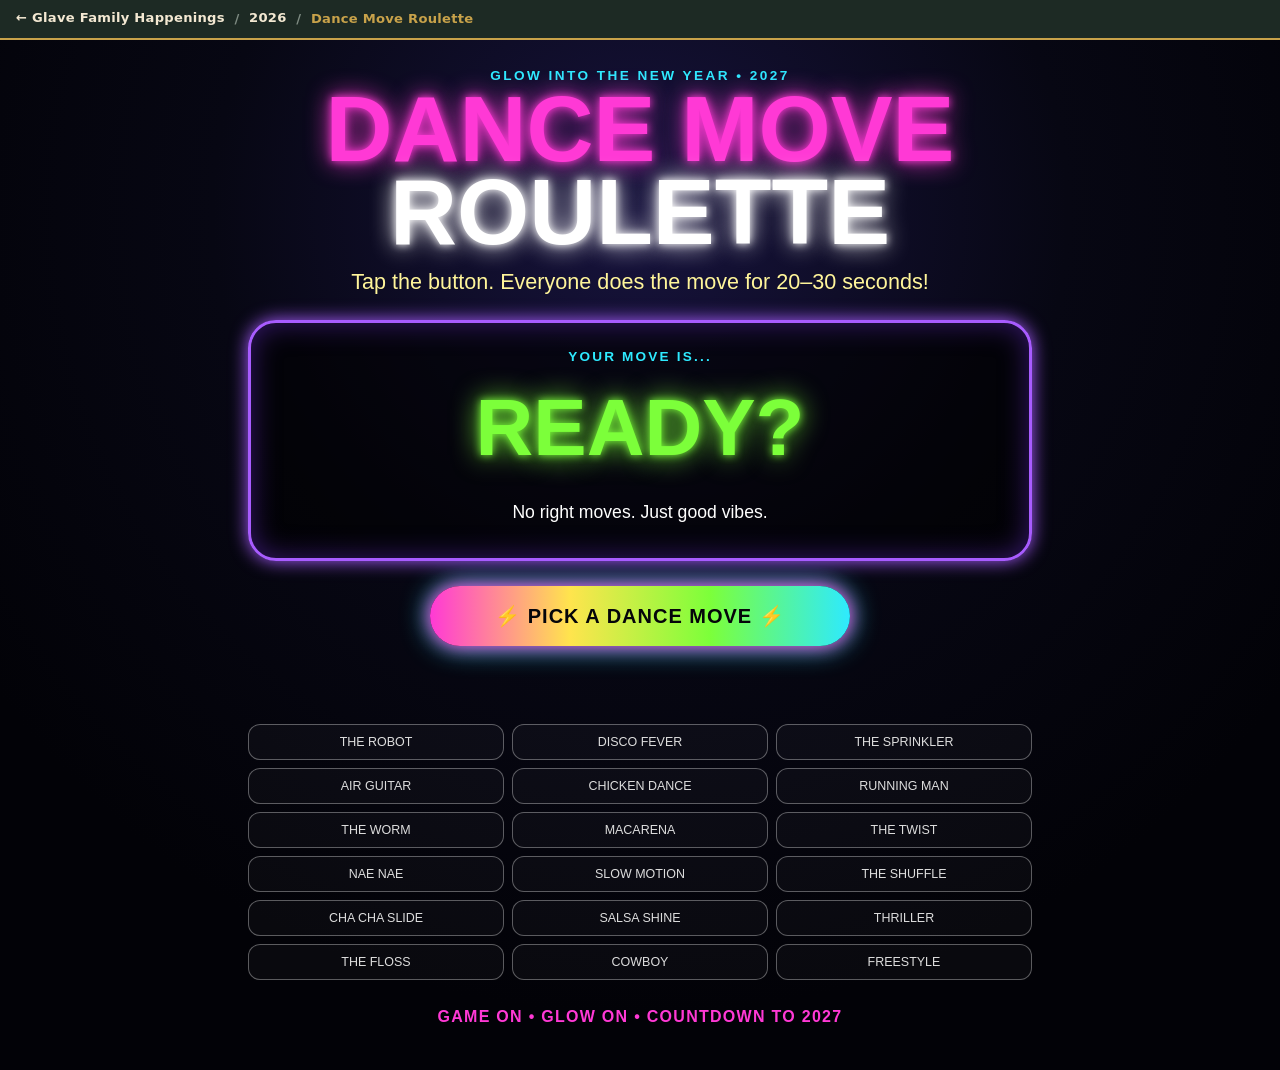
<file: pages/2026/dance-move-roulette.html>
<!doctype html>
<html lang="en">
<head>
<meta charset="utf-8">
<meta name="robots" content="noindex, nofollow">
<meta name="viewport" content="width=device-width,initial-scale=1,viewport-fit=cover">
<title>Dance Move Roulette</title>
<style>
:root{--pink:#ff39d5;--cyan:#2eeaff;--lime:#7cff3a;--yellow:#ffe44d;--purple:#a85cff;--orange:#ff9f31}
*{box-sizing:border-box}
body{margin:0;min-height:100vh;background:radial-gradient(circle at 50% 20%,#17133d 0,#070713 40%,#020207 75%);color:white;font-family:Arial,Helvetica,sans-serif;overflow-x:hidden}
.wrap{max-width:820px;margin:auto;padding:28px 18px 44px;text-align:center}
.kicker{letter-spacing:.18em;color:var(--cyan);font-weight:800;font-size:.85rem}
h1{margin:5px 0 0;font-size:clamp(2.7rem,10vw,5.8rem);line-height:.9;text-transform:uppercase;text-shadow:0 0 8px currentColor,0 0 24px currentColor}
h1 span:nth-child(1){color:var(--pink)} h1 span:nth-child(2){color:var(--cyan)}
.sub{margin:14px 0 25px;color:#fff59a;font-size:clamp(1rem,3.7vw,1.35rem)}
.machine{position:relative;border:3px solid var(--purple);border-radius:28px;padding:26px 18px;background:rgba(0,0,0,.62);box-shadow:0 0 18px var(--purple),inset 0 0 28px #36186b}
.label{color:var(--cyan);font-size:.85rem;letter-spacing:.16em;font-weight:bold}
#move{min-height:128px;display:flex;align-items:center;justify-content:center;font-size:clamp(2.5rem,10vw,5rem);font-weight:900;text-transform:uppercase;color:var(--lime);text-shadow:0 0 8px currentColor,0 0 28px currentColor;line-height:1}
#prompt{min-height:30px;margin-top:10px;font-size:1.1rem;color:#fff}
button{margin-top:25px;width:min(100%,420px);border:0;border-radius:999px;padding:18px 25px;font-size:1.25rem;font-weight:900;letter-spacing:.05em;color:#05050a;background:linear-gradient(90deg,var(--pink),var(--yellow),var(--lime),var(--cyan));box-shadow:0 0 18px #ff39d5,0 0 28px #2eeaff;cursor:pointer}
button:active{transform:scale(.97)}
.countdown{height:34px;margin-top:16px;color:var(--yellow);font-weight:800}
.grid{display:grid;grid-template-columns:repeat(3,1fr);gap:8px;margin-top:28px}
.chip{padding:10px 6px;border:1px solid #ffffff55;border-radius:12px;font-size:.78rem;color:#ddd;background:#ffffff08}
.footer{margin-top:28px;color:var(--pink);font-weight:800;letter-spacing:.08em}
.spark{position:fixed;width:5px;height:5px;border-radius:50%;pointer-events:none;animation:pop .8s ease-out forwards;box-shadow:0 0 9px currentColor}
@keyframes pop{to{transform:translate(var(--x),var(--y)) scale(0);opacity:0}}
@media(max-width:520px){.grid{grid-template-columns:repeat(2,1fr)}}
</style>
</head>
<body>
<style>
.site-hubbar{position:relative;z-index:2147483647;display:flex;align-items:center;gap:.6rem;
  flex-wrap:wrap;padding:.55rem 1rem;background:#1d2a24;color:#f3e8d2;
  font:600 .82rem/1.4 ui-sans-serif,system-ui,-apple-system,"Segoe UI",Roboto,sans-serif;
  letter-spacing:.02em;border-bottom:2px solid #c8a24a;box-sizing:border-box}
.site-hubbar a{color:#f3e8d2;text-decoration:none;border-bottom:1px solid transparent;padding-bottom:1px}
.site-hubbar a:hover,.site-hubbar a:focus{border-bottom-color:#c8a24a;color:#fff}
.site-hubbar .sep{color:#7e8b82}
.site-hubbar .here{color:#c8a24a}
</style>
<div class="site-hubbar">
  <a href="../../index.html">&#8592; Glave Family Happenings</a>
  <span class="sep">/</span>
  <a href="../../year.html?y=2026">2026</a>
  <span class="sep">/</span>
  <span class="here">Dance Move Roulette</span>
</div>

<div class="wrap">
<div class="kicker">GLOW INTO THE NEW YEAR • 2027</div>
<h1><span>DANCE MOVE</span><br><span>ROULETTE</span></h1>
<div class="sub">Tap the button. Everyone does the move for 20–30 seconds!</div>

<div class="machine">
  <div class="label">YOUR MOVE IS...</div>
  <div id="move">READY?</div>
  <div id="prompt">No right moves. Just good vibes.</div>
</div>

<button id="spin">⚡ PICK A DANCE MOVE ⚡</button>
<div class="countdown" id="timer"></div>

<div class="grid" id="moves"></div>
<div class="footer">GAME ON • GLOW ON • COUNTDOWN TO 2027</div>
</div>

<script>
const dances=[
["THE ROBOT","Beep boop! Move like a robot."],
["DISCO FEVER","Point, strut and shine!"],
["THE SPRINKLER","Swing those arms like a sprinkler!"],
["AIR GUITAR","Channel your inner rock star!"],
["CHICKEN DANCE","Flap, flap, cluck, cluck!"],
["RUNNING MAN","Run in place and groove!"],
["THE WORM","Get low and keep going!"],
["MACARENA","You know the moves!"],
["THE TWIST","Twist it out!"],
["NAE NAE","Now watch me!"],
["SLOW MOTION","Everything in sloooow motion."],
["THE SHUFFLE","Side to side, keep it smooth!"],
["CHA CHA SLIDE","Slide left, slide right!"],
["SALSA SHINE","Shake those hips!"],
["THRILLER","Channel your inner zombie!"],
["THE FLOSS","Front, back, front, back!"],
["COWBOY","Tip your hat and two-step!"],
["FREESTYLE","Your move. Your rules!"]
];
let last=-1, rolling=false;
const move=document.getElementById("move"), prompt=document.getElementById("prompt"),
spin=document.getElementById("spin"), timer=document.getElementById("timer");
document.getElementById("moves").innerHTML=dances.map(d=>`<div class="chip">${d[0]}</div>`).join("");

function sparks(){
 const colors=["#ff39d5","#2eeaff","#7cff3a","#ffe44d","#a85cff","#ff9f31"];
 for(let i=0;i<28;i++){
  const s=document.createElement("i"); s.className="spark";
  s.style.left="50%";s.style.top="45%";s.style.color=colors[i%colors.length];
  s.style.background="currentColor";
  s.style.setProperty("--x",(Math.random()*500-250)+"px");
  s.style.setProperty("--y",(Math.random()*360-180)+"px");
  document.body.appendChild(s); setTimeout(()=>s.remove(),850);
 }
}
function choose(){
 if(rolling)return; rolling=true; timer.textContent="";
 let ticks=0;
 const r=setInterval(()=>{
   const x=Math.floor(Math.random()*dances.length);
   move.textContent=dances[x][0]; prompt.textContent="🎵 Spin... spin... spin...";
   ticks++;
   if(ticks>13){
    clearInterval(r);
    let pick; do{pick=Math.floor(Math.random()*dances.length)}while(pick===last);
    last=pick; move.textContent=dances[pick][0]; prompt.textContent=dances[pick][1];
    sparks(); rolling=false;
    timer.textContent="🔥 EVERYBODY MOVE! 20–30 SECONDS!";
   }
 },85);
}
spin.addEventListener("click",choose);
</script>
</body>
</html>
</file>
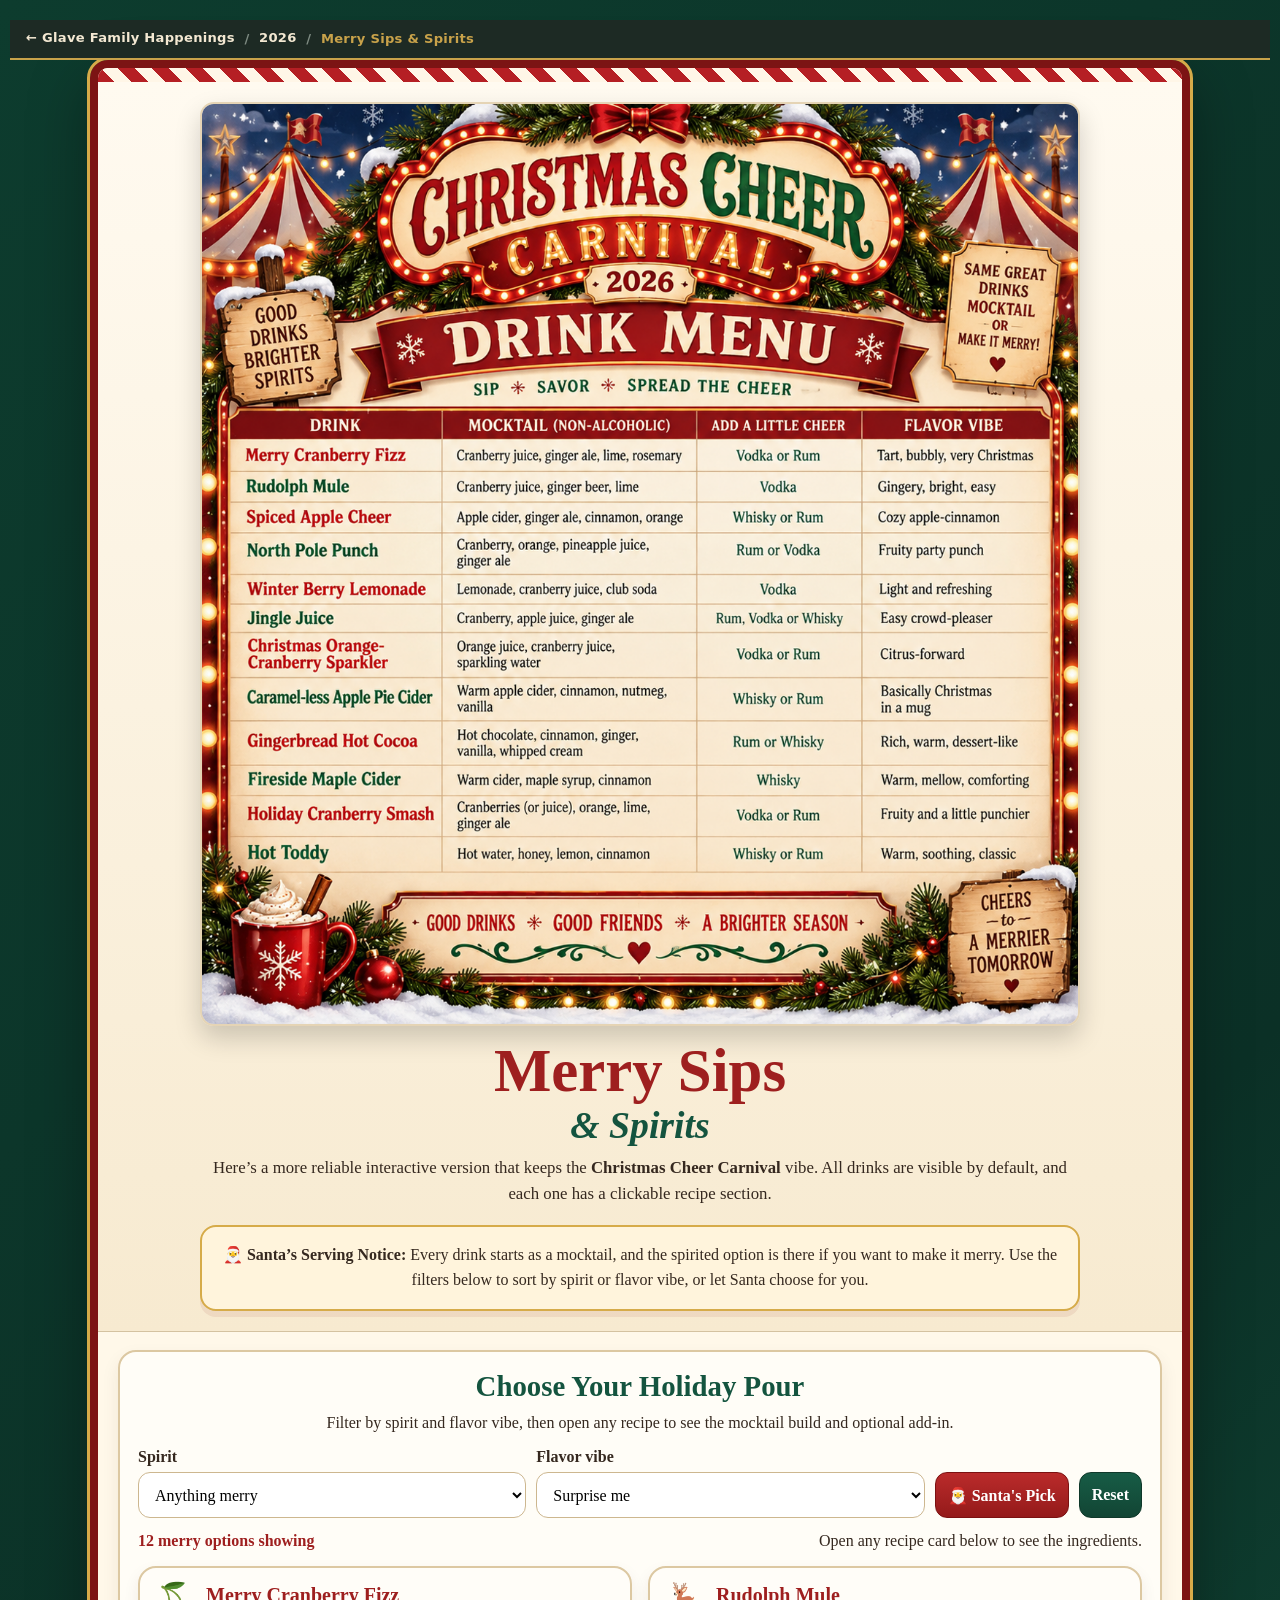
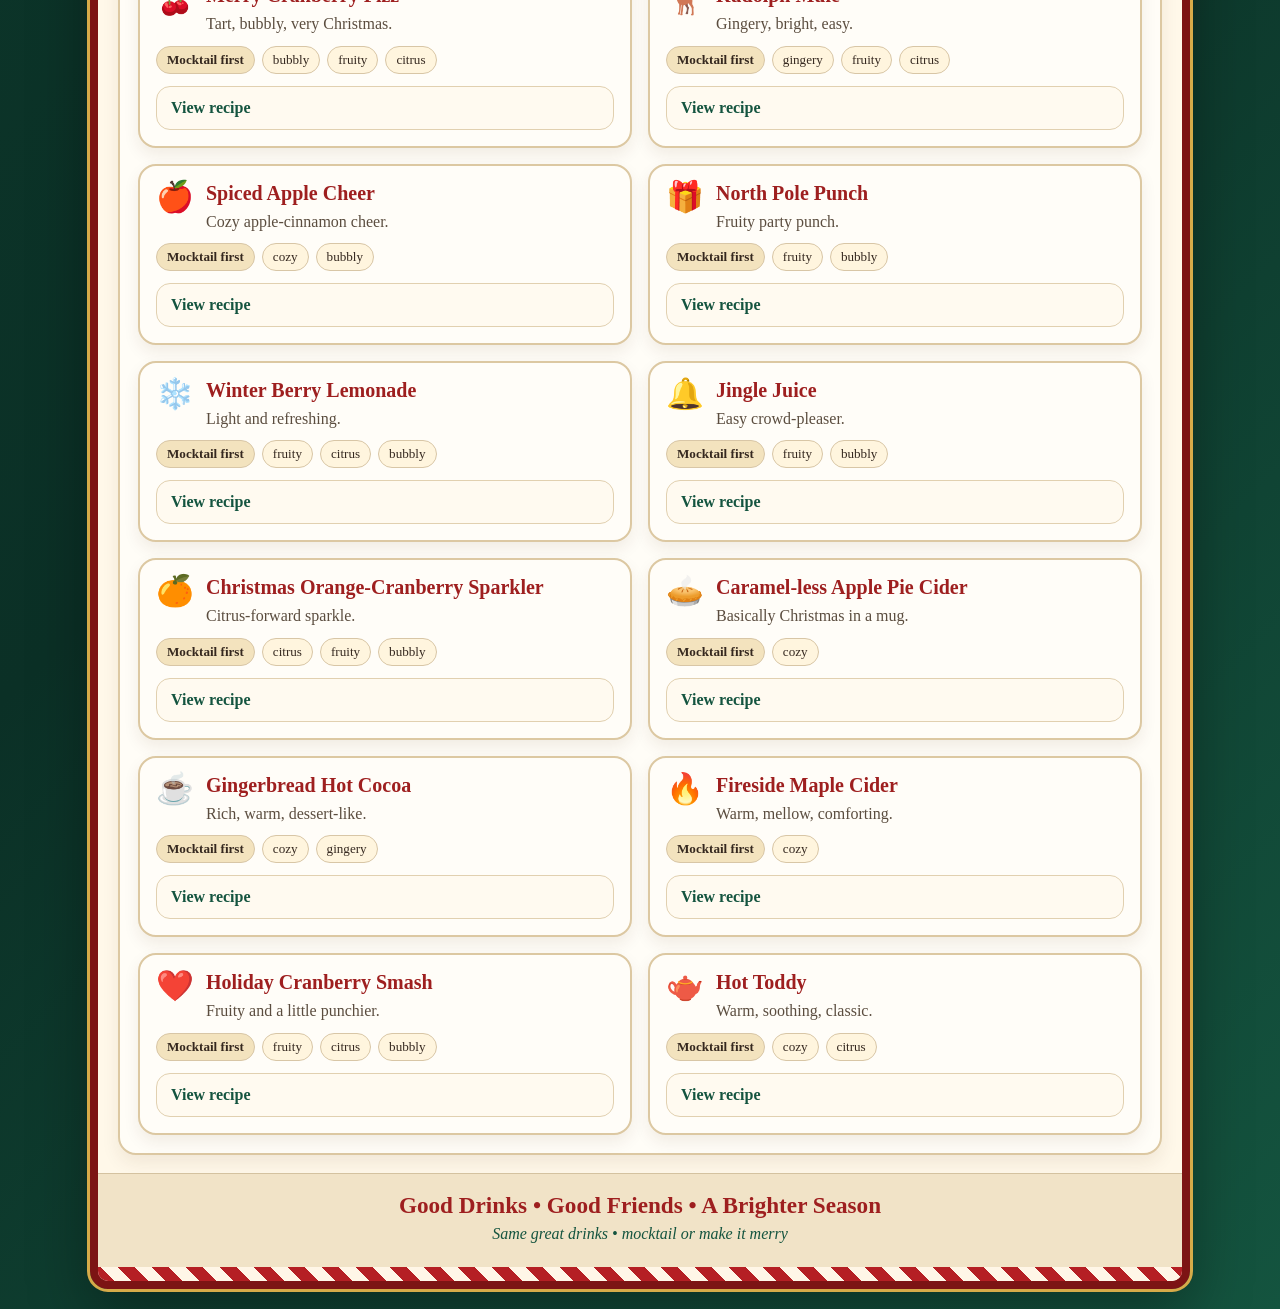
<file: pages/2026/drink-menu.html>
<!DOCTYPE html>
<html lang="en">
<head>
<meta charset="utf-8">
<meta name="robots" content="noindex, nofollow">
<meta name="viewport" content="width=device-width, initial-scale=1">
<title>Merry Sips & Spirits • Christmas Cheer Carnival 2026</title>
<style>
  :root {
    --red:#9e1f1f;
    --deep-red:#7c1414;
    --green:#14543f;
    --deep-green:#0d3c2e;
    --gold:#d6ab49;
    --cream:#fff8e9;
    --paper:#fffdf7;
    --ink:#35281f;
    --tan:#ead9bb;
    --line:#d4c2a0;
  }
  * { box-sizing:border-box; }
  body {
    margin:0;
    font-family: Georgia, "Times New Roman", serif;
    color:var(--ink);
    background:
      radial-gradient(circle at 10% 20%, rgba(255,255,255,.10) 0 2px, transparent 2px),
      linear-gradient(135deg, var(--deep-green), #0b3026 55%, var(--green));
    padding:20px 10px;
  }
  .page {
    width:min(1100px,100%);
    margin:auto;
    background:var(--cream);
    border:8px solid var(--deep-red);
    outline:3px solid var(--gold);
    border-radius:18px;
    overflow:hidden;
    box-shadow:0 22px 60px rgba(0,0,0,.35);
  }
  .candy {
    height:14px;
    background:repeating-linear-gradient(45deg,#b51f24 0 12px,#fff6e7 12px 24px);
  }
  .hero {
    padding:20px;
    background:linear-gradient(180deg,#fffaf0,#f7ead0);
    text-align:center;
    border-bottom:1px solid var(--line);
  }
  .hero img {
    width:min(100%,880px);
    display:block;
    margin:0 auto 16px;
    border-radius:14px;
    box-shadow:0 12px 26px rgba(0,0,0,.18);
    border:2px solid #e5d4b5;
  }
  .hero h1 {
    margin:8px 0 6px;
    font-size:clamp(2.1rem,5vw,3.8rem);
    color:var(--red);
    line-height:.95;
  }
  .hero h1 span {
    color:var(--green);
    display:block;
    font-size:.62em;
    font-style:italic;
    margin-top:8px;
  }
  .intro {
    max-width:860px;
    margin:12px auto 0;
    font-size:1.05rem;
    line-height:1.55;
  }
  .intro-box {
    margin:18px auto 0;
    max-width:880px;
    background:#fff4dc;
    border:2px solid var(--gold);
    border-radius:16px;
    padding:16px 18px;
    line-height:1.55;
    box-shadow:0 6px 0 rgba(124,20,20,.08);
  }
  .section {
    padding:18px 20px;
  }
  .panel {
    background:var(--paper);
    border:2px solid #dcc8a2;
    border-radius:18px;
    padding:18px;
    box-shadow:0 8px 18px rgba(72,42,17,.08);
  }
  .panel-title {
    text-align:center;
    color:var(--green);
    font-size:1.8rem;
    margin:0 0 8px;
  }
  .panel-sub {
    text-align:center;
    margin:0 0 14px;
    line-height:1.45;
  }
  .filters {
    display:grid;
    grid-template-columns:1fr 1fr auto auto;
    gap:10px;
    align-items:end;
  }
  label {
    font-weight:700;
    display:block;
    margin-bottom:6px;
  }
  select, button {
    width:100%;
    min-height:46px;
    border-radius:12px;
    border:1px solid #cdb78f;
    padding:10px 12px;
    font:inherit;
    background:white;
  }
  button {
    cursor:pointer;
    font-weight:700;
  }
  .primary-btn {
    background:linear-gradient(180deg,#ba2b2b,#941a1a);
    color:white;
    border-color:#7b1111;
  }
  .secondary-btn {
    background:linear-gradient(180deg,#175c46,#124534);
    color:white;
    border-color:#0f382a;
  }
  .resultbar {
    display:flex;
    justify-content:space-between;
    gap:12px;
    align-items:center;
    margin-top:14px;
    flex-wrap:wrap;
  }
  .result-count {
    font-weight:700;
    color:var(--red);
  }
  .spotlight {
    margin-top:14px;
    padding:14px 16px;
    border-radius:14px;
    border:1px solid #dcc8a2;
    background:#fff8ea;
    display:none;
  }
  .spotlight.show {
    display:block;
  }
  .grid {
    display:grid;
    grid-template-columns:repeat(2,minmax(0,1fr));
    gap:16px;
    margin-top:16px;
  }
  .drink-card {
    background:#fffdf8;
    border:2px solid #dcc8a2;
    border-radius:18px;
    padding:16px;
    box-shadow:0 7px 16px rgba(72,42,17,.08);
  }
  .drink-card.hidden {
    display:none;
  }
  .card-head {
    display:flex;
    gap:12px;
    align-items:flex-start;
    margin-bottom:10px;
  }
  .emoji {
    font-size:1.9rem;
    line-height:1;
  }
  .title-block h3 {
    margin:0;
    font-size:1.25rem;
    color:var(--red);
  }
  .desc {
    margin:6px 0 0;
    color:#5b4d3f;
    line-height:1.4;
  }
  .tag-row {
    display:flex;
    flex-wrap:wrap;
    gap:7px;
    margin-bottom:12px;
  }
  .tag {
    padding:5px 10px;
    border-radius:999px;
    border:1px solid #d8c6a6;
    background:#fff5de;
    font-size:.82rem;
  }
  .tag.strong {
    background:#f3e3be;
    font-weight:700;
  }
  .recipe-box {
    background:#fffaf0;
    border:1px solid #e1d0b0;
    border-radius:14px;
    overflow:hidden;
  }
  .recipe-box summary {
    list-style:none;
    cursor:pointer;
    padding:12px 14px;
    font-weight:700;
    color:var(--green);
  }
  .recipe-box summary::-webkit-details-marker { display:none; }
  .recipe-box[open] summary {
    border-bottom:1px dashed #ddcba9;
  }
  .recipe-content {
    padding:12px 14px 14px;
    line-height:1.5;
  }
  .recipe-content ul {
    margin:8px 0 12px 20px;
    padding:0;
  }
  .recipe-section {
    margin-top:4px;
  }
  .small-note {
    margin-top:10px;
    color:#6e6358;
    font-size:.93rem;
  }
  .footer {
    text-align:center;
    background:#f1e3c7;
    border-top:1px solid var(--line);
    padding:18px 14px 24px;
  }
  .footer .big {
    color:var(--red);
    font-size:1.45rem;
    font-weight:700;
  }
  .footer .small {
    margin-top:6px;
    color:var(--green);
    font-style:italic;
  }
  @media (max-width:860px) {
    .filters {
      grid-template-columns:1fr 1fr;
    }
  }
  @media (max-width:700px) {
    .grid {
      grid-template-columns:1fr;
    }
    .filters {
      grid-template-columns:1fr;
    }
    .page {
      border-width:5px;
    }
    .hero, .section {
      padding-left:14px;
      padding-right:14px;
    }
  }
</style>
</head>
<body>
<style>
.site-hubbar{position:relative;z-index:2147483647;display:flex;align-items:center;gap:.6rem;
  flex-wrap:wrap;padding:.55rem 1rem;background:#1d2a24;color:#f3e8d2;
  font:600 .82rem/1.4 ui-sans-serif,system-ui,-apple-system,"Segoe UI",Roboto,sans-serif;
  letter-spacing:.02em;border-bottom:2px solid #c8a24a;box-sizing:border-box}
.site-hubbar a{color:#f3e8d2;text-decoration:none;border-bottom:1px solid transparent;padding-bottom:1px}
.site-hubbar a:hover,.site-hubbar a:focus{border-bottom-color:#c8a24a;color:#fff}
.site-hubbar .sep{color:#7e8b82}
.site-hubbar .here{color:#c8a24a}
</style>
<div class="site-hubbar">
  <a href="../../index.html">&#8592; Glave Family Happenings</a>
  <span class="sep">/</span>
  <a href="../../year.html?y=2026">2026</a>
  <span class="sep">/</span>
  <span class="here">Merry Sips & Spirits</span>
</div>

  <main class="page">
    <div class="candy"></div>

    <section class="hero">
      <img src="../../assets/img/drink-menu/7b2a01a675.png" alt="Christmas Cheer Carnival 2026 drink menu reference">
      <h1>Merry Sips <span>& Spirits</span></h1>
      <p class="intro">
        Here’s a more reliable interactive version that keeps the <strong>Christmas Cheer Carnival</strong> vibe.
        All drinks are visible by default, and each one has a clickable recipe section.
      </p>
      <div class="intro-box">
        <strong>🎅 Santa’s Serving Notice:</strong> Every drink starts as a mocktail, and the spirited option is there if you want to make it merry.
        Use the filters below to sort by spirit or flavor vibe, or let Santa choose for you.
      </div>
    </section>

    <section class="section">
      <div class="panel">
        <h2 class="panel-title">Choose Your Holiday Pour</h2>
        <p class="panel-sub">Filter by spirit and flavor vibe, then open any recipe to see the mocktail build and optional add-in.</p>

        <div class="filters">
          <div>
            <label for="spiritFilter">Spirit</label>
            <select id="spiritFilter">
              <option value="all">Anything merry</option>
              <option value="mocktail">Mocktail only</option>
              <option value="vodka">Vodka</option>
              <option value="rum">Rum</option>
              <option value="whisky">Whisky</option>
            </select>
          </div>

          <div>
            <label for="vibeFilter">Flavor vibe</label>
            <select id="vibeFilter">
              <option value="all">Surprise me</option>
              <option value="bubbly">Bubbly</option>
              <option value="fruity">Fruity</option>
              <option value="cozy">Cozy & warm</option>
              <option value="gingery">Gingery</option>
              <option value="citrus">Citrusy</option>
            </select>
          </div>

          <div>
            <label>&nbsp;</label>
            <button class="primary-btn" id="santaPickBtn" type="button">🎅 Santa's Pick</button>
          </div>

          <div>
            <label>&nbsp;</label>
            <button class="secondary-btn" id="resetBtn" type="button">Reset</button>
          </div>
        </div>

        <div class="resultbar">
          <div class="result-count"><span id="resultCount">12</span> merry options showing</div>
          <div>Open any recipe card below to see the ingredients.</div>
        </div>

        <div id="spotlight" class="spotlight" aria-live="polite"></div>

        <div class="grid" id="drinkGrid">
          
    <article class="drink-card" data-spirits="vodka,rum" data-vibes="bubbly,fruity,citrus" data-name="Merry Cranberry Fizz">
      <div class="card-head">
        <div class="emoji">🍒</div>
        <div class="title-block">
          <h3>Merry Cranberry Fizz</h3>
          <p class="desc">Tart, bubbly, very Christmas.</p>
        </div>
      </div>
      <div class="tag-row">
        <span class="tag strong">Mocktail first</span>
        <span class="tag">bubbly</span><span class="tag">fruity</span><span class="tag">citrus</span>
      </div>
      <details class="recipe-box">
        <summary>View recipe</summary>
        <div class="recipe-content">
          <div class="recipe-section"><strong>Mocktail build</strong></div>
          <ul><li>3 oz cranberry juice</li><li>3 oz ginger ale</li><li>½ oz fresh lime juice</li><li>Rosemary sprig</li></ul>
          <div class="recipe-section"><strong>Add a little cheer:</strong> 1½ oz vodka or rum</div>
          <div class="small-note">Serve over ice unless it’s one of the warm drinks. Garnish however festive your heart desires.</div>
        </div>
      </details>
    </article>
    
    <article class="drink-card" data-spirits="vodka" data-vibes="gingery,fruity,citrus" data-name="Rudolph Mule">
      <div class="card-head">
        <div class="emoji">🦌</div>
        <div class="title-block">
          <h3>Rudolph Mule</h3>
          <p class="desc">Gingery, bright, easy.</p>
        </div>
      </div>
      <div class="tag-row">
        <span class="tag strong">Mocktail first</span>
        <span class="tag">gingery</span><span class="tag">fruity</span><span class="tag">citrus</span>
      </div>
      <details class="recipe-box">
        <summary>View recipe</summary>
        <div class="recipe-content">
          <div class="recipe-section"><strong>Mocktail build</strong></div>
          <ul><li>2 oz cranberry juice</li><li>4 oz ginger beer</li><li>½ oz fresh lime juice</li></ul>
          <div class="recipe-section"><strong>Add a little cheer:</strong> 1½ oz vodka</div>
          <div class="small-note">Serve over ice unless it’s one of the warm drinks. Garnish however festive your heart desires.</div>
        </div>
      </details>
    </article>
    
    <article class="drink-card" data-spirits="whisky,rum" data-vibes="cozy,bubbly" data-name="Spiced Apple Cheer">
      <div class="card-head">
        <div class="emoji">🍎</div>
        <div class="title-block">
          <h3>Spiced Apple Cheer</h3>
          <p class="desc">Cozy apple-cinnamon cheer.</p>
        </div>
      </div>
      <div class="tag-row">
        <span class="tag strong">Mocktail first</span>
        <span class="tag">cozy</span><span class="tag">bubbly</span>
      </div>
      <details class="recipe-box">
        <summary>View recipe</summary>
        <div class="recipe-content">
          <div class="recipe-section"><strong>Mocktail build</strong></div>
          <ul><li>4 oz apple cider</li><li>2 oz ginger ale</li><li>Pinch cinnamon</li><li>Orange slice</li></ul>
          <div class="recipe-section"><strong>Add a little cheer:</strong> 1½ oz whisky or rum</div>
          <div class="small-note">Serve over ice unless it’s one of the warm drinks. Garnish however festive your heart desires.</div>
        </div>
      </details>
    </article>
    
    <article class="drink-card" data-spirits="rum,vodka" data-vibes="fruity,bubbly" data-name="North Pole Punch">
      <div class="card-head">
        <div class="emoji">🎁</div>
        <div class="title-block">
          <h3>North Pole Punch</h3>
          <p class="desc">Fruity party punch.</p>
        </div>
      </div>
      <div class="tag-row">
        <span class="tag strong">Mocktail first</span>
        <span class="tag">fruity</span><span class="tag">bubbly</span>
      </div>
      <details class="recipe-box">
        <summary>View recipe</summary>
        <div class="recipe-content">
          <div class="recipe-section"><strong>Mocktail build</strong></div>
          <ul><li>2 oz cranberry juice</li><li>2 oz orange juice</li><li>2 oz pineapple juice</li><li>2 oz ginger ale</li></ul>
          <div class="recipe-section"><strong>Add a little cheer:</strong> 1½ oz rum or vodka</div>
          <div class="small-note">Serve over ice unless it’s one of the warm drinks. Garnish however festive your heart desires.</div>
        </div>
      </details>
    </article>
    
    <article class="drink-card" data-spirits="vodka" data-vibes="fruity,citrus,bubbly" data-name="Winter Berry Lemonade">
      <div class="card-head">
        <div class="emoji">❄️</div>
        <div class="title-block">
          <h3>Winter Berry Lemonade</h3>
          <p class="desc">Light and refreshing.</p>
        </div>
      </div>
      <div class="tag-row">
        <span class="tag strong">Mocktail first</span>
        <span class="tag">fruity</span><span class="tag">citrus</span><span class="tag">bubbly</span>
      </div>
      <details class="recipe-box">
        <summary>View recipe</summary>
        <div class="recipe-content">
          <div class="recipe-section"><strong>Mocktail build</strong></div>
          <ul><li>3 oz lemonade</li><li>2 oz cranberry juice</li><li>2 oz club soda</li></ul>
          <div class="recipe-section"><strong>Add a little cheer:</strong> 1½ oz vodka</div>
          <div class="small-note">Serve over ice unless it’s one of the warm drinks. Garnish however festive your heart desires.</div>
        </div>
      </details>
    </article>
    
    <article class="drink-card" data-spirits="rum,vodka,whisky" data-vibes="fruity,bubbly" data-name="Jingle Juice">
      <div class="card-head">
        <div class="emoji">🔔</div>
        <div class="title-block">
          <h3>Jingle Juice</h3>
          <p class="desc">Easy crowd-pleaser.</p>
        </div>
      </div>
      <div class="tag-row">
        <span class="tag strong">Mocktail first</span>
        <span class="tag">fruity</span><span class="tag">bubbly</span>
      </div>
      <details class="recipe-box">
        <summary>View recipe</summary>
        <div class="recipe-content">
          <div class="recipe-section"><strong>Mocktail build</strong></div>
          <ul><li>2 oz cranberry juice</li><li>2 oz apple juice</li><li>3 oz ginger ale</li></ul>
          <div class="recipe-section"><strong>Add a little cheer:</strong> 1½ oz rum, vodka, or whisky</div>
          <div class="small-note">Serve over ice unless it’s one of the warm drinks. Garnish however festive your heart desires.</div>
        </div>
      </details>
    </article>
    
    <article class="drink-card" data-spirits="vodka,rum" data-vibes="citrus,fruity,bubbly" data-name="Christmas Orange-Cranberry Sparkler">
      <div class="card-head">
        <div class="emoji">🍊</div>
        <div class="title-block">
          <h3>Christmas Orange-Cranberry Sparkler</h3>
          <p class="desc">Citrus-forward sparkle.</p>
        </div>
      </div>
      <div class="tag-row">
        <span class="tag strong">Mocktail first</span>
        <span class="tag">citrus</span><span class="tag">fruity</span><span class="tag">bubbly</span>
      </div>
      <details class="recipe-box">
        <summary>View recipe</summary>
        <div class="recipe-content">
          <div class="recipe-section"><strong>Mocktail build</strong></div>
          <ul><li>3 oz orange juice</li><li>2 oz cranberry juice</li><li>2 oz sparkling water</li></ul>
          <div class="recipe-section"><strong>Add a little cheer:</strong> 1½ oz vodka or rum</div>
          <div class="small-note">Serve over ice unless it’s one of the warm drinks. Garnish however festive your heart desires.</div>
        </div>
      </details>
    </article>
    
    <article class="drink-card" data-spirits="whisky,rum" data-vibes="cozy" data-name="Caramel-less Apple Pie Cider">
      <div class="card-head">
        <div class="emoji">🥧</div>
        <div class="title-block">
          <h3>Caramel-less Apple Pie Cider</h3>
          <p class="desc">Basically Christmas in a mug.</p>
        </div>
      </div>
      <div class="tag-row">
        <span class="tag strong">Mocktail first</span>
        <span class="tag">cozy</span>
      </div>
      <details class="recipe-box">
        <summary>View recipe</summary>
        <div class="recipe-content">
          <div class="recipe-section"><strong>Mocktail build</strong></div>
          <ul><li>6 oz warm apple cider</li><li>Pinch cinnamon</li><li>Pinch nutmeg</li><li>¼ tsp vanilla</li></ul>
          <div class="recipe-section"><strong>Add a little cheer:</strong> 1½ oz whisky or rum</div>
          <div class="small-note">Serve over ice unless it’s one of the warm drinks. Garnish however festive your heart desires.</div>
        </div>
      </details>
    </article>
    
    <article class="drink-card" data-spirits="rum,whisky" data-vibes="cozy,gingery" data-name="Gingerbread Hot Cocoa">
      <div class="card-head">
        <div class="emoji">☕</div>
        <div class="title-block">
          <h3>Gingerbread Hot Cocoa</h3>
          <p class="desc">Rich, warm, dessert-like.</p>
        </div>
      </div>
      <div class="tag-row">
        <span class="tag strong">Mocktail first</span>
        <span class="tag">cozy</span><span class="tag">gingery</span>
      </div>
      <details class="recipe-box">
        <summary>View recipe</summary>
        <div class="recipe-content">
          <div class="recipe-section"><strong>Mocktail build</strong></div>
          <ul><li>6 oz hot chocolate</li><li>Pinch cinnamon</li><li>Pinch ground ginger</li><li>¼ tsp vanilla</li><li>Whipped cream, optional</li></ul>
          <div class="recipe-section"><strong>Add a little cheer:</strong> 1½ oz rum or whisky</div>
          <div class="small-note">Serve over ice unless it’s one of the warm drinks. Garnish however festive your heart desires.</div>
        </div>
      </details>
    </article>
    
    <article class="drink-card" data-spirits="whisky" data-vibes="cozy" data-name="Fireside Maple Cider">
      <div class="card-head">
        <div class="emoji">🔥</div>
        <div class="title-block">
          <h3>Fireside Maple Cider</h3>
          <p class="desc">Warm, mellow, comforting.</p>
        </div>
      </div>
      <div class="tag-row">
        <span class="tag strong">Mocktail first</span>
        <span class="tag">cozy</span>
      </div>
      <details class="recipe-box">
        <summary>View recipe</summary>
        <div class="recipe-content">
          <div class="recipe-section"><strong>Mocktail build</strong></div>
          <ul><li>6 oz warm apple cider</li><li>½ oz maple syrup</li><li>Pinch cinnamon</li></ul>
          <div class="recipe-section"><strong>Add a little cheer:</strong> 1½ oz whisky</div>
          <div class="small-note">Serve over ice unless it’s one of the warm drinks. Garnish however festive your heart desires.</div>
        </div>
      </details>
    </article>
    
    <article class="drink-card" data-spirits="vodka,rum" data-vibes="fruity,citrus,bubbly" data-name="Holiday Cranberry Smash">
      <div class="card-head">
        <div class="emoji">❤️</div>
        <div class="title-block">
          <h3>Holiday Cranberry Smash</h3>
          <p class="desc">Fruity and a little punchier.</p>
        </div>
      </div>
      <div class="tag-row">
        <span class="tag strong">Mocktail first</span>
        <span class="tag">fruity</span><span class="tag">citrus</span><span class="tag">bubbly</span>
      </div>
      <details class="recipe-box">
        <summary>View recipe</summary>
        <div class="recipe-content">
          <div class="recipe-section"><strong>Mocktail build</strong></div>
          <ul><li>¼ cup cranberries or 2 oz cranberry juice</li><li>1 orange wedge</li><li>½ oz lime juice</li><li>3 oz ginger ale</li></ul>
          <div class="recipe-section"><strong>Add a little cheer:</strong> 1½ oz vodka or rum</div>
          <div class="small-note">Serve over ice unless it’s one of the warm drinks. Garnish however festive your heart desires.</div>
        </div>
      </details>
    </article>
    
    <article class="drink-card" data-spirits="whisky,rum" data-vibes="cozy,citrus" data-name="Hot Toddy">
      <div class="card-head">
        <div class="emoji">🫖</div>
        <div class="title-block">
          <h3>Hot Toddy</h3>
          <p class="desc">Warm, soothing, classic.</p>
        </div>
      </div>
      <div class="tag-row">
        <span class="tag strong">Mocktail first</span>
        <span class="tag">cozy</span><span class="tag">citrus</span>
      </div>
      <details class="recipe-box">
        <summary>View recipe</summary>
        <div class="recipe-content">
          <div class="recipe-section"><strong>Mocktail build</strong></div>
          <ul><li>6 oz hot water</li><li>1 Tbsp honey</li><li>½ oz lemon juice</li><li>Cinnamon stick</li></ul>
          <div class="recipe-section"><strong>Add a little cheer:</strong> 1½ oz whisky or rum</div>
          <div class="small-note">Serve over ice unless it’s one of the warm drinks. Garnish however festive your heart desires.</div>
        </div>
      </details>
    </article>
    
        </div>
      </div>
    </section>

    <footer class="footer">
      <div class="big">Good Drinks • Good Friends • A Brighter Season</div>
      <div class="small">Same great drinks • mocktail or make it merry</div>
    </footer>

    <div class="candy"></div>
  </main>

<script>
(function() {
  const spiritFilter = document.getElementById('spiritFilter');
  const vibeFilter = document.getElementById('vibeFilter');
  const resetBtn = document.getElementById('resetBtn');
  const santaPickBtn = document.getElementById('santaPickBtn');
  const spotlight = document.getElementById('spotlight');
  const cards = Array.from(document.querySelectorAll('.drink-card'));
  const resultCount = document.getElementById('resultCount');

  function matches(card) {
    const spirit = spiritFilter.value;
    const vibe = vibeFilter.value;
    const spirits = (card.dataset.spirits || '').split(',');
    const vibes = (card.dataset.vibes || '').split(',');

    const spiritOk = spirit === 'all' || spirit === 'mocktail' || spirits.includes(spirit);
    const vibeOk = vibe === 'all' || vibes.includes(vibe);
    return spiritOk && vibeOk;
  }

  function applyFilters() {
    let count = 0;
    cards.forEach(card => {
      const show = matches(card);
      card.classList.toggle('hidden', !show);
      if (show) count++;
    });
    resultCount.textContent = count;
    spotlight.classList.remove('show');
    spotlight.textContent = '';
  }

  spiritFilter.addEventListener('change', applyFilters);
  vibeFilter.addEventListener('change', applyFilters);

  resetBtn.addEventListener('click', function() {
    spiritFilter.value = 'all';
    vibeFilter.value = 'all';
    applyFilters();
  });

  santaPickBtn.addEventListener('click', function() {
    const visible = cards.filter(card => !card.classList.contains('hidden'));
    if (!visible.length) {
      spotlight.classList.add('show');
      spotlight.innerHTML = '<strong>Santa says:</strong> No drinks match those filters. Try resetting the menu before the elves panic.';
      return;
    }
    const card = visible[Math.floor(Math.random() * visible.length)];
    const name = card.dataset.name || 'Mystery Pour';
    spotlight.classList.add('show');
    spotlight.innerHTML = '<strong>🎅 Santa has chosen:</strong> ' + name + '<br><span style="color:#6e6358">A very official North Pole recommendation.</span>';
    const details = card.querySelector('details');
    if (details) details.open = true;
    card.scrollIntoView({behavior:'smooth', block:'center'});
  });

  applyFilters();
})();
</script>
</body>
</html>
</file>
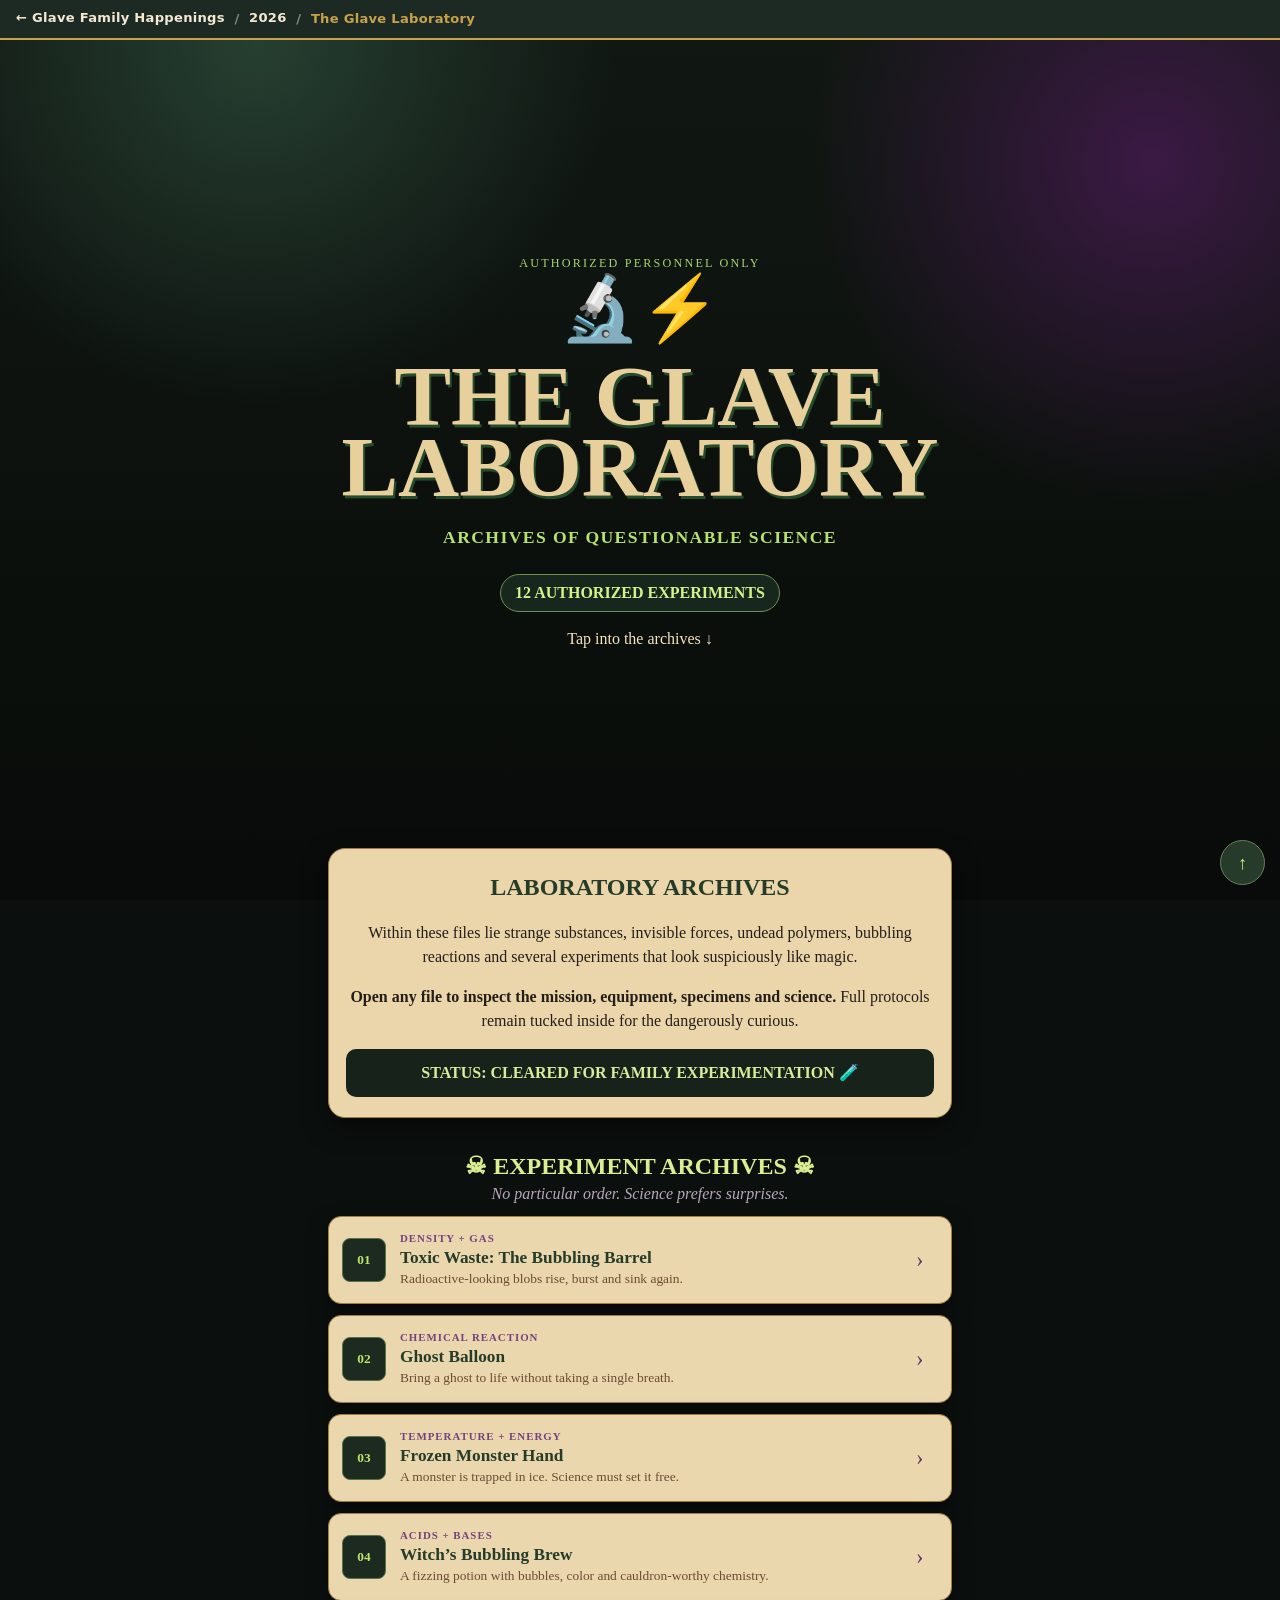
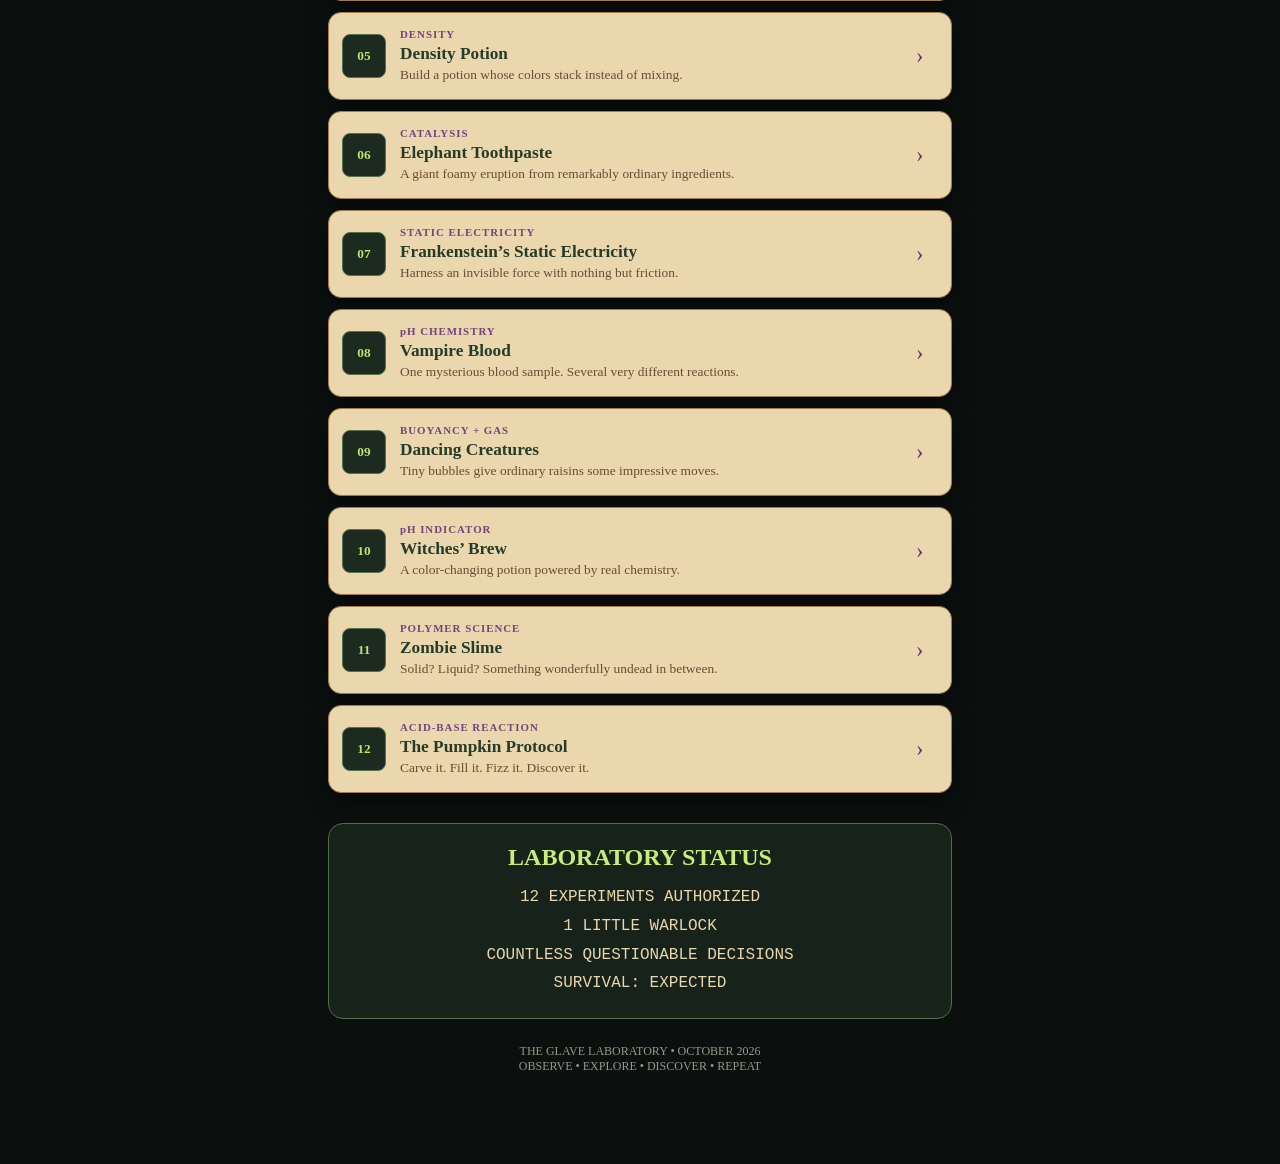
<file: pages/2026/glave-laboratory.html>
<!doctype html><html lang="en"><head><meta charset="utf-8">
<meta name="robots" content="noindex, nofollow">
<meta name="viewport" content="width=device-width,initial-scale=1,viewport-fit=cover">
<meta name="theme-color" content="#101713"><title>The Glave Laboratory</title>
<style>
*{box-sizing:border-box} body{margin:0;background:#0b100e;color:#f4e4bd;font-family:Georgia,serif}
body:before{content:"";position:fixed;inset:0;z-index:-1;background:radial-gradient(circle at 20% 5%,#263f31 0,transparent 27%),radial-gradient(circle at 90% 18%,#3b1944 0,transparent 25%),linear-gradient(#111813,#080b09)}
.wrap{max-width:650px;margin:auto;padding:16px 13px 90px}
.hero{min-height:88vh;display:flex;flex-direction:column;justify-content:center;text-align:center;padding:24px 12px}
.labmark{font-size:4rem} .eyebrow{letter-spacing:.18em;font-size:.76rem;color:#a9d36f}
h1{font-size:clamp(3rem,14vw,5.3rem);line-height:.84;margin:.18em 0;color:#e8d09d;text-shadow:2px 3px #244b2b}
.hero h2{margin:8px 0;color:#b6e36f;font-size:1.1rem;letter-spacing:.08em}
.warning{display:inline-block;margin:18px auto;padding:9px 14px;border:1px solid #6f8e56;border-radius:30px;background:#18271d;color:#d6f28d;font-weight:bold}
.intro{background:#ead6aa;color:#251d18;border:1px solid #9e7b48;border-radius:17px;padding:20px 17px;box-shadow:0 10px 25px #0008;text-align:center;line-height:1.5}
.intro h2{margin:0;color:#273c28} .status{margin-top:14px;padding:12px;background:#17221a;color:#d8ec9d;border-radius:10px;font-weight:bold}
.heading{text-align:center;margin:34px 0 13px} .heading h2{margin:0;color:#d9ef91} .heading p{margin:5px;color:#b8a7ba;font-style:italic}
.file{background:#ead7ae;color:#261d18;border:1px solid #9f7c48;border-radius:13px;margin:11px 0;overflow:hidden;box-shadow:0 8px 20px #0008}
.filehead{width:100%;display:grid;grid-template-columns:48px 1fr 22px;gap:10px;align-items:center;padding:13px;background:transparent;border:0;text-align:left;font-family:Georgia,serif;color:inherit;-webkit-appearance:none;appearance:none;touch-action:manipulation}
.num{width:44px;height:44px;border-radius:8px;background:#1c2a20;color:#bce76d;display:flex;align-items:center;justify-content:center;font-weight:bold;border:1px solid #55734d}
.fhtext h3{margin:2px 0;font-size:1.08rem;color:#263b28} .fhtext p{margin:3px 0;font-size:.84rem;color:#6a4b34} .tag{font-size:.68rem;letter-spacing:.09em;color:#74437b;font-weight:bold}
.chev{font-size:1.4rem;color:#5e3765;transition:.2s} .file.open .chev{transform:rotate(90deg)}
.filebody{display:none;padding:0 14px 16px 72px;line-height:1.45} .file.open .filebody{display:block}
.filebody section{margin:10px 0} h4{margin:0 0 6px;color:#3e2547;font-size:.9rem} ul,ol{margin:6px 0;padding-left:20px} li{margin:4px 0}
.science{padding:11px;border-left:4px solid #4b762f;background:#fff4}
.protocol{width:100%;margin-top:12px;padding:12px;border:1px solid #6b4a70;border-radius:9px;background:#2d1b34;color:#f2dcac;font:700 .83rem Georgia,serif;text-align:left;display:flex;justify-content:space-between;-webkit-appearance:none;appearance:none;touch-action:manipulation}
.protocolbody{display:none;padding:10px 4px 2px} .protocolbody.show{display:block}
.bottom{margin:30px 0 0;background:#17221a;border:1px solid #4f7048;border-radius:15px;padding:20px;text-align:center}
.bottom h2{color:#c7ed78;margin:0 0 12px} .readout{font-family:ui-monospace,Menlo,monospace;line-height:1.8;color:#e8d6ad}
.footer{text-align:center;color:#8f9a88;font-size:.75rem;margin-top:25px}
.top{position:fixed;right:15px;bottom:15px;width:45px;height:45px;border-radius:50%;background:#263b2a;color:#d9ef91;border:1px solid #66815e;font-size:1.15rem;-webkit-appearance:none;appearance:none;touch-action:manipulation}
@media(max-width:430px){.filebody{padding-left:14px} .twocol{display:block}}
</style></head><body>
<style>
.site-hubbar{position:relative;z-index:2147483647;display:flex;align-items:center;gap:.6rem;
  flex-wrap:wrap;padding:.55rem 1rem;background:#1d2a24;color:#f3e8d2;
  font:600 .82rem/1.4 ui-sans-serif,system-ui,-apple-system,"Segoe UI",Roboto,sans-serif;
  letter-spacing:.02em;border-bottom:2px solid #c8a24a;box-sizing:border-box}
.site-hubbar a{color:#f3e8d2;text-decoration:none;border-bottom:1px solid transparent;padding-bottom:1px}
.site-hubbar a:hover,.site-hubbar a:focus{border-bottom-color:#c8a24a;color:#fff}
.site-hubbar .sep{color:#7e8b82}
.site-hubbar .here{color:#c8a24a}
</style>
<div class="site-hubbar">
  <a href="../../index.html">&#8592; Glave Family Happenings</a>
  <span class="sep">/</span>
  <a href="../../year.html?y=2026">2026</a>
  <span class="sep">/</span>
  <span class="here">The Glave Laboratory</span>
</div>
<div class="wrap">
<section class="hero"><div class="eyebrow">AUTHORIZED PERSONNEL ONLY</div><div class="labmark">🔬⚡</div><h1>THE GLAVE<br>LABORATORY</h1><h2>ARCHIVES OF QUESTIONABLE SCIENCE</h2><div class="warning">12 AUTHORIZED EXPERIMENTS</div><div>Tap into the archives ↓</div></section>
<section class="intro"><h2>LABORATORY ARCHIVES</h2><p>Within these files lie strange substances, invisible forces, undead polymers, bubbling reactions and several experiments that look suspiciously like magic.</p><p><b>Open any file to inspect the mission, equipment, specimens and science.</b> Full protocols remain tucked inside for the dangerously curious.</p><div class="status">STATUS: CLEARED FOR FAMILY EXPERIMENTATION 🧪</div></section>
<div class="heading"><h2>☠ EXPERIMENT ARCHIVES ☠</h2><p>No particular order. Science prefers surprises.</p></div>

    <article class="file" id="exp1">
      <button class="filehead" type="button" onclick="toggleFile(this)">
        <div class="num">01</div>
        <div class="fhtext"><span class="tag">DENSITY + GAS</span><h3>Toxic Waste: The Bubbling Barrel</h3><p>Radioactive-looking blobs rise, burst and sink again.</p></div>
        <span class="chev">›</span>
      </button>
      <div class="filebody">
        <section><h4>🧪 YOUR MISSION</h4><p>Create a bubbling toxic-waste bottle using oil, water and an effervescent tablet, then observe why the glowing blobs rise and fall.</p></section>
        <div class="twocol">
          <section><h4>🥽 GATHER YOUR EQUIPMENT</h4><ul><li>Clear plastic bottle or tall jar</li><li>Measuring cup</li><li>Funnel, optional</li></ul></section>
          <section><h4>🧴 SPECIMENS REQUIRED</h4><ul><li>Vegetable oil</li><li>Water</li><li>Green or neon food coloring</li><li>Alka-Seltzer or generic effervescent tablet</li></ul></section>
        </div>
        <section class="science"><h4>⚛️ WHAT SORCERY IS THIS?!</h4><p>Oil and water separate because of their different properties and densities. The tablet reacts in the water and releases carbon dioxide bubbles that carry colored water upward. When the bubbles escape, the water sinks again.</p></section>
        <button class="protocol" type="button" onclick="toggleProtocol(this)">🗂 VIEW FULL EXPERIMENT PROTOCOL <span>+</span></button>
        <div class="protocolbody"><ol><li>Fill the bottle about one-third with water and add green food coloring.</li><li>Slowly pour vegetable oil on top.</li><li>Drop in a piece of effervescent tablet.</li><li>Watch the colored blobs travel upward.</li><li>Keep watching as bubbles burst and the blobs sink again.</li></ol></div>
      </div>
    </article>
    <article class="file" id="exp2">
      <button class="filehead" type="button" onclick="toggleFile(this)">
        <div class="num">02</div>
        <div class="fhtext"><span class="tag">CHEMICAL REACTION</span><h3>Ghost Balloon</h3><p>Bring a ghost to life without taking a single breath.</p></div>
        <span class="chev">›</span>
      </button>
      <div class="filebody">
        <section><h4>🧪 YOUR MISSION</h4><p>A ghost has been captured inside an ordinary balloon. Bring it to life without blowing into it.</p></section>
        <div class="twocol">
          <section><h4>🥽 GATHER YOUR EQUIPMENT</h4><ul><li>1 small empty plastic bottle</li><li>1 white balloon</li><li>Funnel</li><li>Measuring spoon</li><li>Measuring cup</li><li>Black marker</li></ul></section>
          <section><h4>🧴 SPECIMENS REQUIRED</h4><ul><li>1/2 cup vinegar</li><li>2–3 tablespoons baking soda</li></ul></section>
        </div>
        <section class="science"><h4>⚛️ WHAT SORCERY IS THIS?!</h4><p>Baking soda and vinegar react to create carbon dioxide gas. The gas travels up the bottle and inflates the balloon.</p></section>
        <button class="protocol" type="button" onclick="toggleProtocol(this)">🗂 VIEW FULL EXPERIMENT PROTOCOL <span>+</span></button>
        <div class="protocolbody"><ol><li>Draw a spooky ghost face on the balloon.</li><li>Pour 1/2 cup vinegar into the bottle.</li><li>Use a funnel to put 2–3 tablespoons baking soda inside the balloon.</li><li>Stretch the balloon opening over the bottle without dropping the baking soda yet.</li><li>Lift the balloon so the baking soda falls into the bottle.</li><li>Watch the ghost inflate.</li></ol></div>
      </div>
    </article>
    <article class="file" id="exp3">
      <button class="filehead" type="button" onclick="toggleFile(this)">
        <div class="num">03</div>
        <div class="fhtext"><span class="tag">TEMPERATURE + ENERGY</span><h3>Frozen Monster Hand</h3><p>A monster is trapped in ice. Science must set it free.</p></div>
        <span class="chev">›</span>
      </button>
      <div class="filebody">
        <section><h4>🧪 YOUR MISSION</h4><p>Freeze a creepy monster hand, then compare different methods for melting the ice and freeing it.</p></section>
        <div class="twocol">
          <section><h4>🥽 GATHER YOUR EQUIPMENT</h4><ul><li>Plastic glove</li><li>Large container or tub</li><li>Scissors</li><li>Timer, optional</li></ul></section>
          <section><h4>🧴 SPECIMENS REQUIRED</h4><ul><li>Water</li><li>Food coloring, optional</li><li>Small toy spider, eyeball or creature</li><li>Salt</li><li>Warm water</li></ul></section>
        </div>
        <section class="science"><h4>⚛️ WHAT SORCERY IS THIS?!</h4><p>Water freezes into ice around 32°F (0°C). Salt lowers water’s freezing point, while warm water transfers thermal energy to the ice. Different melting methods work at different speeds.</p></section>
        <button class="protocol" type="button" onclick="toggleProtocol(this)">🗂 VIEW FULL EXPERIMENT PROTOCOL <span>+</span></button>
        <div class="protocolbody"><ol><li>Place a small toy inside a glove, fill the glove with water and tie it closed.</li><li>Freeze it overnight or until completely solid.</li><li>Remove or cut away the glove to reveal the frozen hand.</li><li>Compare room-temperature melting, warm water and salt.</li><li>Time the methods and decide which frees the monster fastest.</li></ol></div>
      </div>
    </article>
    <article class="file" id="exp4">
      <button class="filehead" type="button" onclick="toggleFile(this)">
        <div class="num">04</div>
        <div class="fhtext"><span class="tag">ACIDS + BASES</span><h3>Witch’s Bubbling Brew</h3><p>A fizzing potion with bubbles, color and cauldron-worthy chemistry.</p></div>
        <span class="chev">›</span>
      </button>
      <div class="filebody">
        <section><h4>🧪 YOUR MISSION</h4><p>Create a bubbling potion, watch the reaction and explore how acids and bases can produce magical-looking changes.</p></section>
        <div class="twocol">
          <section><h4>🥽 GATHER YOUR EQUIPMENT</h4><ul><li>Clear cup or beaker</li><li>Measuring spoons</li><li>Spoon or stir stick</li><li>Small bowl, optional</li><li>Tray or baking sheet</li></ul></section>
          <section><h4>🧴 SPECIMENS REQUIRED</h4><ul><li>Baking soda</li><li>Vinegar</li><li>Water</li><li>Red cabbage indicator solution or purple food coloring</li><li>Dish soap, optional</li></ul></section>
        </div>
        <section class="science"><h4>⚛️ WHAT SORCERY IS THIS?!</h4><p>Baking soda is a base and vinegar is an acid. Their reaction releases carbon dioxide. With a true cabbage indicator, changing pH also changes the potion’s color.</p></section>
        <button class="protocol" type="button" onclick="toggleProtocol(this)">🗂 VIEW FULL EXPERIMENT PROTOCOL <span>+</span></button>
        <div class="protocolbody"><ol><li>Add about 1/4 cup water and cabbage indicator to a clear cup.</li><li>Stir in 1 teaspoon baking soda.</li><li>Slowly add 2–4 tablespoons vinegar.</li><li>Watch the bubbles and color change.</li><li>Optionally add a little dish soap for larger bubbles.</li></ol></div>
      </div>
    </article>
    <article class="file" id="exp5">
      <button class="filehead" type="button" onclick="toggleFile(this)">
        <div class="num">05</div>
        <div class="fhtext"><span class="tag">DENSITY</span><h3>Density Potion</h3><p>Build a potion whose colors stack instead of mixing.</p></div>
        <span class="chev">›</span>
      </button>
      <div class="filebody">
        <section><h4>🧪 YOUR MISSION</h4><p>Create a colorful layered potion using liquids with different densities, then see how many distinct layers you can make.</p></section>
        <div class="twocol">
          <section><h4>🥽 GATHER YOUR EQUIPMENT</h4><ul><li>Clear glass or plastic cup</li><li>Measuring cups or spoons</li><li>Spoon, optional</li><li>Food coloring, optional</li></ul></section>
          <section><h4>🧴 SPECIMENS REQUIRED</h4><ul><li>Honey or corn syrup</li><li>Dish soap</li><li>Water, optionally colored</li><li>Vegetable oil</li><li>Rubbing alcohol, optional</li></ul></section>
        </div>
        <section class="science"><h4>⚛️ WHAT SORCERY IS THIS?!</h4><p>Liquids with different densities settle into layers. Denser liquids sink while less-dense liquids float above them.</p></section>
        <button class="protocol" type="button" onclick="toggleProtocol(this)">🗂 VIEW FULL EXPERIMENT PROTOCOL <span>+</span></button>
        <div class="protocolbody"><ol><li>Pour honey or corn syrup into the cup first.</li><li>Slowly add dish soap and let it settle.</li><li>Carefully pour colored water down the side.</li><li>Add vegetable oil slowly and watch it float above the water.</li><li>Optionally add rubbing alcohol last and observe where it settles.</li></ol></div>
      </div>
    </article>
    <article class="file" id="exp6">
      <button class="filehead" type="button" onclick="toggleFile(this)">
        <div class="num">06</div>
        <div class="fhtext"><span class="tag">CATALYSIS</span><h3>Elephant Toothpaste</h3><p>A giant foamy eruption from remarkably ordinary ingredients.</p></div>
        <span class="chev">›</span>
      </button>
      <div class="filebody">
        <section><h4>🧪 YOUR MISSION</h4><p>Combine common household ingredients to create a giant foamy eruption and see how quickly chemistry can make a mountain of bubbles.</p></section>
        <div class="twocol">
          <section><h4>🥽 GATHER YOUR EQUIPMENT</h4><ul><li>Tall bottle or flask</li><li>Funnel</li><li>Measuring cup</li><li>Spoon</li><li>Tray or baking sheet</li></ul></section>
          <section><h4>🧴 SPECIMENS REQUIRED</h4><ul><li>3% hydrogen peroxide</li><li>Liquid dish soap</li><li>Warm water</li><li>Food coloring</li><li>1 teaspoon yeast</li></ul></section>
        </div>
        <section class="science"><h4>⚛️ WHAT SORCERY IS THIS?!</h4><p>Hydrogen peroxide breaks down into water and oxygen. Yeast speeds the process, while dish soap traps the released oxygen in bubbles and creates a huge foam.</p></section>
        <button class="protocol" type="button" onclick="toggleProtocol(this)">🗂 VIEW FULL EXPERIMENT PROTOCOL <span>+</span></button>
        <div class="protocolbody"><ol><li>Mix 1 teaspoon yeast with 1/4 cup warm water and let it sit about 5 minutes.</li><li>Add a few drops of food coloring to about 1/2 cup 3% hydrogen peroxide in the bottle.</li><li>Add a squirt of dish soap and swirl gently.</li><li>Carefully pour in the yeast mixture and step back.</li><li>Watch the foam erupt.</li></ol></div>
      </div>
    </article>
    <article class="file" id="exp7">
      <button class="filehead" type="button" onclick="toggleFile(this)">
        <div class="num">07</div>
        <div class="fhtext"><span class="tag">STATIC ELECTRICITY</span><h3>Frankenstein’s Static Electricity</h3><p>Harness an invisible force with nothing but friction.</p></div>
        <span class="chev">›</span>
      </button>
      <div class="filebody">
        <section><h4>🧪 YOUR MISSION</h4><p>Discover the power of static electricity. Give a balloon a charge, then use that invisible force to move, pull, bend and stick lightweight objects.</p></section>
        <div class="twocol">
          <section><h4>🥽 GATHER YOUR EQUIPMENT</h4><ul><li>Balloons</li><li>Tissue paper (ghosts)</li><li>Small paper spiders or bats</li><li>Access to a faucet with a thin stream of water</li><li>Salt &amp; pepper or another lightweight mixture</li><li>Wool cloth, hair, or soft fabric for rubbing</li><li>Small bowl or plate</li><li>Scissors, if needed</li></ul></section>
          <section><h4>🧴 SPECIMENS REQUIRED</h4><ul><li>1 inflated balloon</li><li>Tissue paper cut into small pieces</li><li>Lightweight paper spiders or bats</li><li>Salt &amp; pepper mixture</li><li>Water from a thin faucet stream</li><li>Wool cloth, hair, or sweater</li></ul></section>
        </div>
        <section class="science"><h4>⚛️ WHAT SORCERY IS THIS?!</h4><p>Friction transfers electrons to the balloon, giving it a static charge. That charge can attract lightweight objects, bend a thin stream of water and even make the balloon cling to a wall.</p></section>
        <button class="protocol" type="button" onclick="toggleProtocol(this)">🗂 VIEW FULL EXPERIMENT PROTOCOL <span>+</span></button>
        <div class="protocolbody"><ol><li>Rub the balloon on hair or wool for 10–20 seconds to charge it.</li><li>Hold the charged balloon near tissue-paper ghosts and watch them jump.</li><li>Try lightweight paper creatures and see whether they dance or follow the balloon.</li><li>Bring the charged balloon near a very thin stream of water and watch the stream bend.</li><li>Test a lightweight salt-and-pepper mixture to see which particles are attracted most easily.</li></ol></div>
      </div>
    </article>
    <article class="file" id="exp8">
      <button class="filehead" type="button" onclick="toggleFile(this)">
        <div class="num">08</div>
        <div class="fhtext"><span class="tag">pH CHEMISTRY</span><h3>Vampire Blood</h3><p>One mysterious blood sample. Several very different reactions.</p></div>
        <span class="chev">›</span>
      </button>
      <div class="filebody">
        <section><h4>🧪 YOUR MISSION</h4><p>Use a mysterious sample of vampire blood to investigate mystery substances. Will they all react the same way?</p></section>
        <div class="twocol">
          <section><h4>🥽 GATHER YOUR EQUIPMENT</h4><ul><li>4–5 clear cups or test tubes</li><li>Droppers or teaspoons</li><li>Measuring cup</li><li>Small containers for mystery liquids</li></ul></section>
          <section><h4>🧴 SPECIMENS REQUIRED</h4><ul><li>Red cabbage leaves</li><li>Hot water for indicator</li><li>Vinegar</li><li>Lemon juice</li><li>Water</li><li>Baking-soda solution</li><li>Dish-soap solution</li></ul></section>
        </div>
        <section class="science"><h4>⚛️ WHAT SORCERY IS THIS?!</h4><p>Red cabbage contains anthocyanin pigments that act as a pH indicator. Acids shift the purple liquid toward pink/red, while bases can shift it toward blue/green.</p></section>
        <button class="protocol" type="button" onclick="toggleProtocol(this)">🗂 VIEW FULL EXPERIMENT PROTOCOL <span>+</span></button>
        <div class="protocolbody"><ol><li>Chop red cabbage, cover with very hot water for 10–15 minutes, then strain to make the purple indicator.</li><li>Pour equal amounts of indicator into clear containers.</li><li>Add one mystery substance to the first sample.</li><li>Observe the color change.</li><li>Repeat with the remaining substances using a fresh blood sample each time and compare the colors.</li></ol></div>
      </div>
    </article>
    <article class="file" id="exp9">
      <button class="filehead" type="button" onclick="toggleFile(this)">
        <div class="num">09</div>
        <div class="fhtext"><span class="tag">BUOYANCY + GAS</span><h3>Dancing Creatures</h3><p>Tiny bubbles give ordinary raisins some impressive moves.</p></div>
        <span class="chev">›</span>
      </button>
      <div class="filebody">
        <section><h4>🧪 YOUR MISSION</h4><p>Drop strange little creatures into a bubbling chamber and make them rise from the depths and dance.</p></section>
        <div class="twocol">
          <section><h4>🥽 GATHER YOUR EQUIPMENT</h4><ul><li>Tall clear glass or container</li><li>Spoon, optional</li></ul></section>
          <section><h4>🧴 SPECIMENS REQUIRED</h4><ul><li>Sparkling water or clear carbonated soda</li><li>Several raisins</li></ul></section>
        </div>
        <section class="science"><h4>⚛️ WHAT SORCERY IS THIS?!</h4><p>Carbon-dioxide bubbles cling to the rough surface of raisins, increasing their buoyancy. At the surface the bubbles pop, the raisins sink, and the cycle begins again.</p></section>
        <button class="protocol" type="button" onclick="toggleProtocol(this)">🗂 VIEW FULL EXPERIMENT PROTOCOL <span>+</span></button>
        <div class="protocolbody"><ol><li>Fill a clear container about three-quarters full with sparkling water.</li><li>Drop in several raisins.</li><li>Watch closely as bubbles attach to their surfaces.</li><li>Observe what happens when a raisin reaches the surface and loses its bubbles.</li><li>Compare a whole raisin with half a raisin.</li></ol></div>
      </div>
    </article>
    <article class="file" id="exp10">
      <button class="filehead" type="button" onclick="toggleFile(this)">
        <div class="num">10</div>
        <div class="fhtext"><span class="tag">pH INDICATOR</span><h3>Witches’ Brew</h3><p>A color-changing potion powered by real chemistry.</p></div>
        <span class="chev">›</span>
      </button>
      <div class="filebody">
        <section><h4>🧪 YOUR MISSION</h4><p>Create a magical-looking potion that changes color using red-cabbage indicator and ordinary acids and bases.</p></section>
        <div class="twocol">
          <section><h4>🥽 GATHER YOUR EQUIPMENT</h4><ul><li>Clear cup or jar</li><li>Measuring spoons</li><li>Spoon or stir stick</li><li>2 small bowls</li><li>Flashlight, optional</li></ul></section>
          <section><h4>🧴 SPECIMENS REQUIRED</h4><ul><li>1/2 cup water</li><li>1/4 cup white vinegar</li><li>Baking soda</li><li>Red cabbage or prepared cabbage pH indicator</li><li>Small bowl for making indicator</li></ul></section>
        </div>
        <section class="science"><h4>⚛️ WHAT SORCERY IS THIS?!</h4><p>Red cabbage anthocyanins change color depending on pH. Vinegar makes the indicator red/pink; baking soda can move it toward blue/green.</p></section>
        <button class="protocol" type="button" onclick="toggleProtocol(this)">🗂 VIEW FULL EXPERIMENT PROTOCOL <span>+</span></button>
        <div class="protocolbody"><ol><li>Make cabbage indicator by soaking chopped cabbage in hot water for 5–10 minutes.</li><li>Pour about 1/4 cup purple indicator into a clear cup.</li><li>Add 1–2 tablespoons vinegar and observe the change.</li><li>In a separate cup, add 1–2 tablespoons baking soda to indicator and observe again.</li><li>Experiment carefully with small additions to move the colors back and forth.</li></ol></div>
      </div>
    </article>
    <article class="file" id="exp11">
      <button class="filehead" type="button" onclick="toggleFile(this)">
        <div class="num">11</div>
        <div class="fhtext"><span class="tag">POLYMER SCIENCE</span><h3>Zombie Slime</h3><p>Solid? Liquid? Something wonderfully undead in between.</p></div>
        <span class="chev">›</span>
      </button>
      <div class="filebody">
        <section><h4>🧪 YOUR MISSION</h4><p>Create a batch of Zombie Slime and investigate just how strangely matter can behave.</p></section>
        <div class="twocol">
          <section><h4>🥽 GATHER YOUR EQUIPMENT</h4><ul><li>Mixing bowl</li><li>Spoon</li><li>Measuring cup</li><li>Measuring spoons</li><li>Airtight container for storage</li></ul></section>
          <section><h4>🧴 SPECIMENS REQUIRED</h4><ul><li>1/2 cup washable school glue</li><li>1/2 teaspoon baking soda</li><li>1–2 tablespoons contact-lens solution containing boric acid/borate</li><li>Green food coloring</li><li>Optional glitter, plastic bugs or googly eyes</li></ul></section>
        </div>
        <section class="science"><h4>⚛️ WHAT SORCERY IS THIS?!</h4><p>Glue contains long polymer chains. Borate helps link those chains into a stretchy network, changing the material’s properties and creating slime.</p></section>
        <button class="protocol" type="button" onclick="toggleProtocol(this)">🗂 VIEW FULL EXPERIMENT PROTOCOL <span>+</span></button>
        <div class="protocolbody"><ol><li>Pour 1/2 cup glue into a mixing bowl.</li><li>Add several drops of green food coloring.</li><li>Mix in 1/2 teaspoon baking soda.</li><li>Add about 1 tablespoon contact solution and stir.</li><li>Knead when the slime pulls away from the bowl, adding a few more drops of contact solution if needed.</li><li>Stretch, roll and squish it to investigate its properties.</li></ol></div>
      </div>
    </article>
    <article class="file" id="exp12">
      <button class="filehead" type="button" onclick="toggleFile(this)">
        <div class="num">12</div>
        <div class="fhtext"><span class="tag">ACID-BASE REACTION</span><h3>The Pumpkin Protocol</h3><p>Carve it. Fill it. Fizz it. Discover it.</p></div>
        <span class="chev">›</span>
      </button>
      <div class="filebody">
        <section><h4>🧪 YOUR MISSION</h4><p>Create a pumpkin that fizzes, foams and overflows using a classic chemical reaction with a spooky vessel.</p></section>
        <div class="twocol">
          <section><h4>🥽 GATHER YOUR EQUIPMENT</h4><ul><li>Small to medium pumpkin</li><li>Spoon for scooping</li><li>Carving tools with adult help</li><li>Measuring cup and spoon</li><li>Bowl or container</li><li>Funnel, optional</li><li>Tray or baking sheet</li><li>Towels or newspaper</li></ul></section>
          <section><h4>🧴 SPECIMENS REQUIRED</h4><ul><li>Baking soda</li><li>Vinegar</li><li>Dish soap</li><li>Water, optional</li><li>Food coloring, optional</li></ul></section>
        </div>
        <section class="science"><h4>⚛️ WHAT SORCERY IS THIS?!</h4><p>Baking soda and vinegar react to release carbon dioxide gas. Dish soap traps that gas in bubbles, creating foamy overflow.</p></section>
        <button class="protocol" type="button" onclick="toggleProtocol(this)">🗂 VIEW FULL EXPERIMENT PROTOCOL <span>+</span></button>
        <div class="protocolbody"><ol><li>Carve the pumpkin and scoop out the inside.</li><li>Add a few spoonfuls of baking soda.</li><li>Add dish soap and optional food coloring.</li><li>Slowly pour in vinegar and step back.</li><li>Watch where the fizzy foam escapes.</li></ol></div>
      </div>
    </article>
<section class="bottom"><h2>LABORATORY STATUS</h2><div class="readout">12 EXPERIMENTS AUTHORIZED<br>1 LITTLE WARLOCK<br>COUNTLESS QUESTIONABLE DECISIONS<br>SURVIVAL: EXPECTED</div></section>
<div class="footer">THE GLAVE LABORATORY • OCTOBER 2026<br>OBSERVE • EXPLORE • DISCOVER • REPEAT</div>
</div><button class="top" onclick="window.scrollTo({top:0,behavior:'smooth'})">↑</button>
<script>
function toggleFile(btn){btn.closest('.file').classList.toggle('open');}
function toggleProtocol(btn){var b=btn.nextElementSibling;b.classList.toggle('show');btn.querySelector('span').textContent=b.classList.contains('show')?'−':'+';}
</script></body></html>
</file>
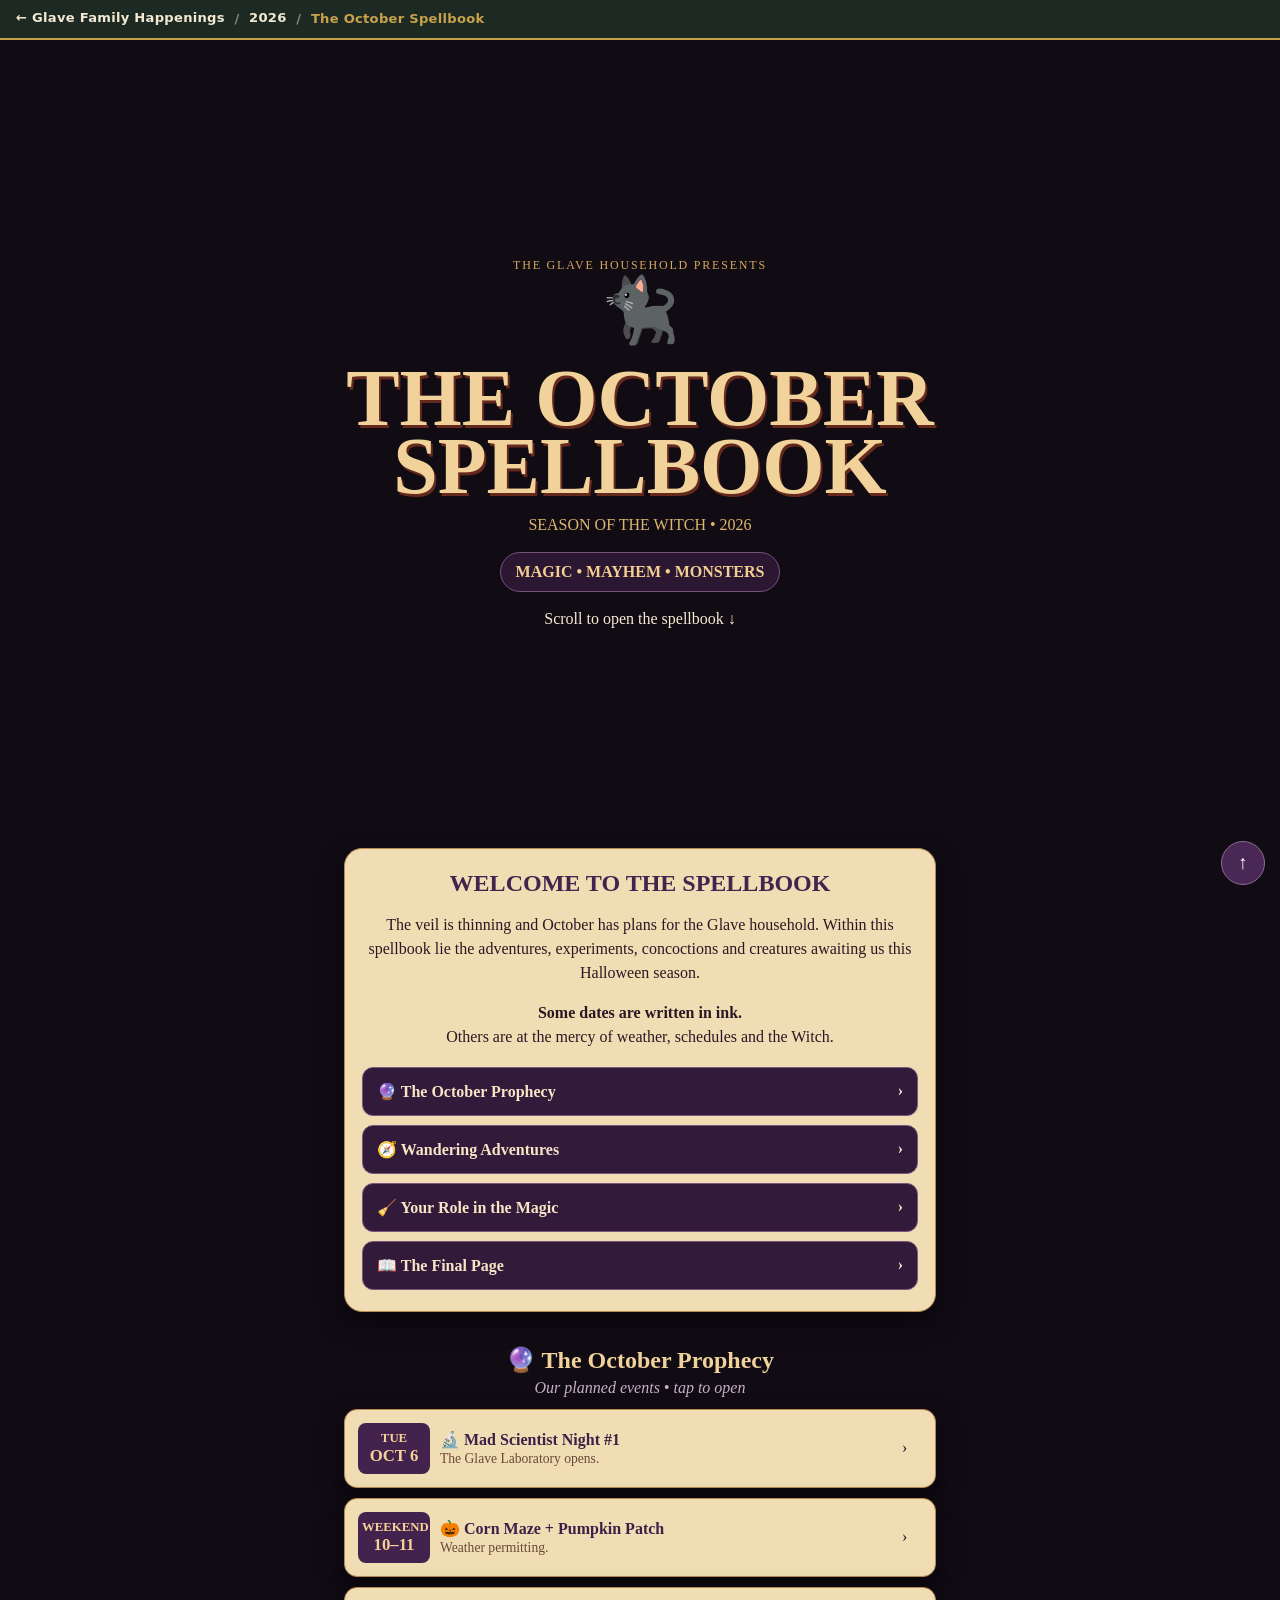
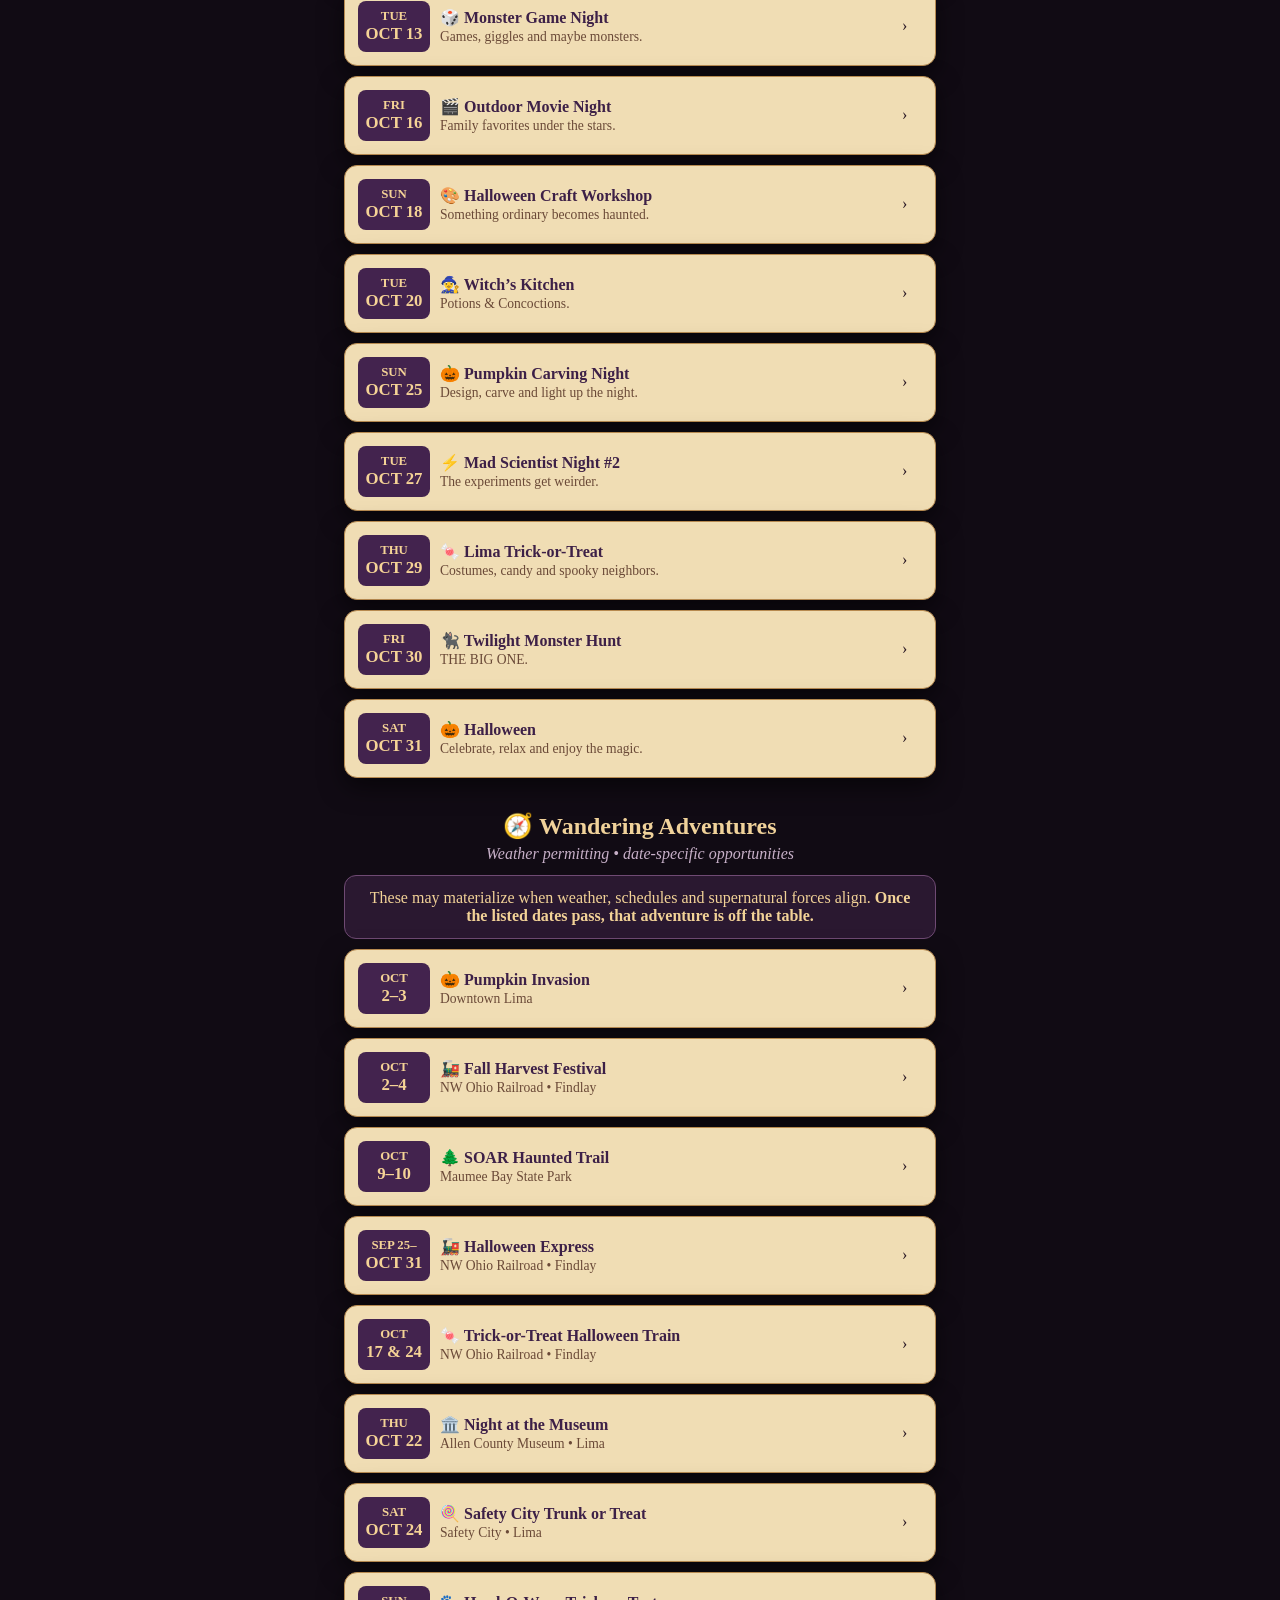
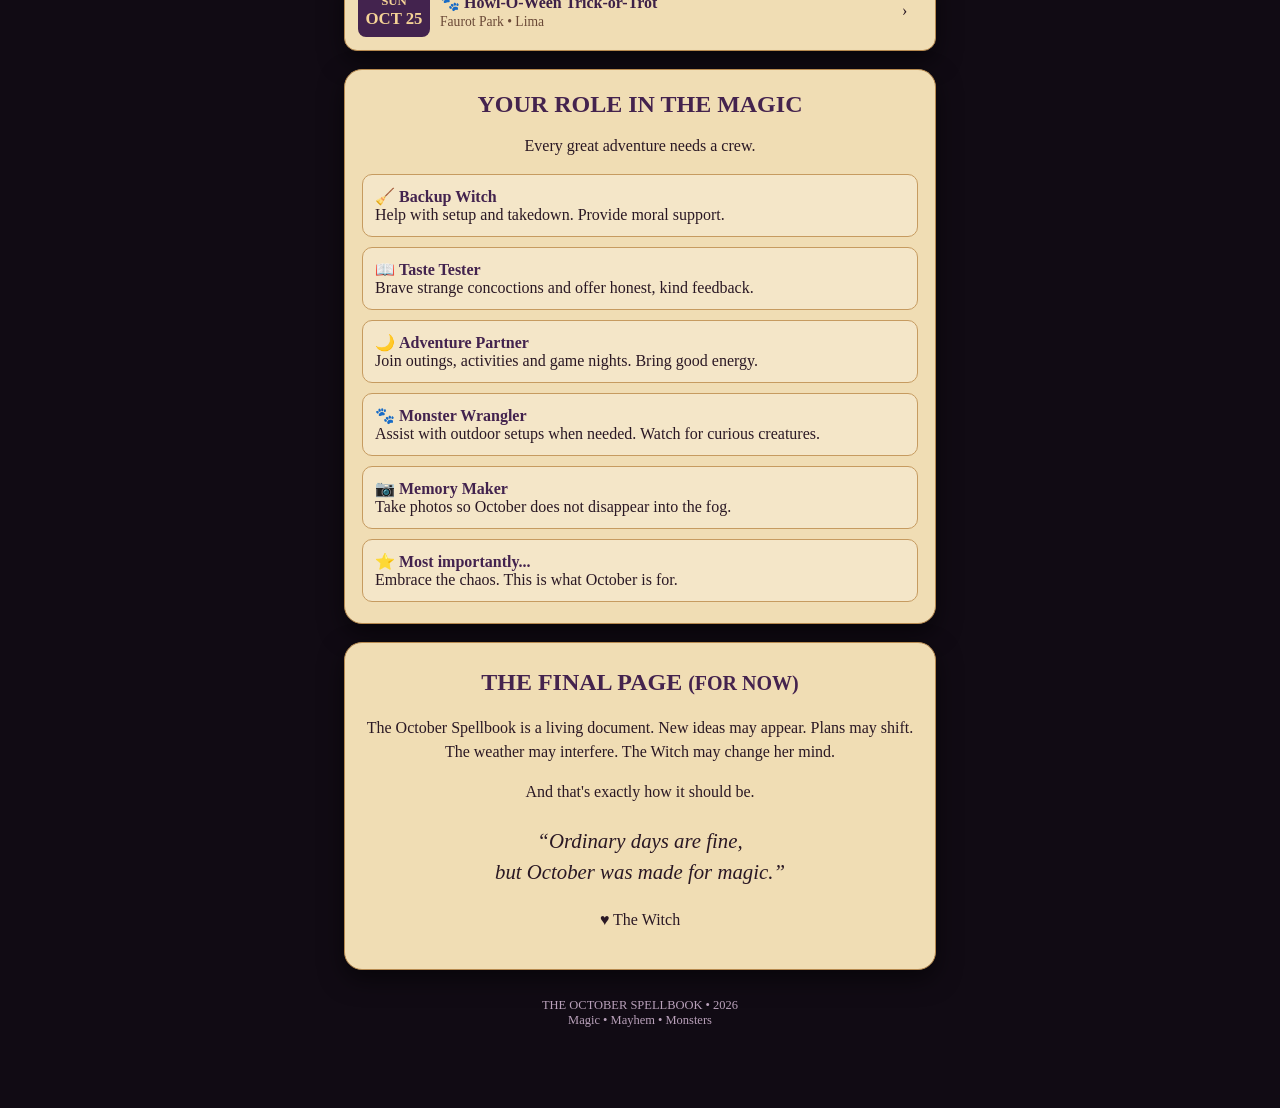
<file: pages/2026/october-spellbook.html>
<!doctype html>
<html lang="en">
<head>
<meta charset="utf-8">
<meta name="robots" content="noindex, nofollow"><meta name="viewport" content="width=device-width,initial-scale=1,viewport-fit=cover">
<meta name="theme-color" content="#17101d"><title>The October Spellbook 2026</title>
<style>
*{box-sizing:border-box}html{scroll-behavior:smooth}body{margin:0;background:#110b14;color:#f7ead2;font-family:Georgia,serif}
.wrap{max-width:620px;margin:auto;padding:16px 14px 80px}.hero{min-height:86vh;display:flex;flex-direction:column;justify-content:center;text-align:center}
.kicker{letter-spacing:.15em;color:#d7a85f;font-size:.75rem}.cat{font-size:4rem}h1{font-size:clamp(3rem,14vw,5rem);line-height:.85;margin:.2em 0;color:#f0d29a;text-shadow:2px 3px #64291c}.sub{color:#ddb66f}
.motto{margin:18px auto;padding:10px 15px;border:1px solid #76537c;border-radius:30px;background:#2b1732;color:#f2cf91;font-weight:bold}
.paper,.card{background:#f0ddb4;color:#2a1824;border:1px solid #b78a50;box-shadow:0 9px 24px #0008}.paper{border-radius:18px;padding:21px 17px;margin:18px 0}.paper h2{text-align:center;color:#44234e;text-transform:uppercase;margin:0 0 8px}.welcome{text-align:center;line-height:1.5}
.nav{display:grid;gap:9px;margin-top:18px}.nav button{width:100%;display:flex;align-items:center;justify-content:space-between;color:#f7e5c5;background:#321b3a;border:1px solid #79567d;border-radius:11px;padding:14px;font:700 1rem Georgia,serif;text-align:left;-webkit-appearance:none;appearance:none;cursor:pointer;touch-action:manipulation}
.title{text-align:center;margin:34px 0 12px}.title h2{margin:0;color:#f0d29a}.title p{margin:5px;color:#c7b0c8;font-style:italic}
.card{border-radius:13px;margin:10px 0;overflow:hidden}summary{list-style:none;display:grid;grid-template-columns:72px 1fr 20px;gap:10px;align-items:center;padding:13px;cursor:pointer}summary::-webkit-details-marker{display:none}
.date{background:#43234e;color:#f5d396;border-radius:8px;text-align:center;padding:8px 4px;font-size:.8rem;font-weight:bold}.date b{display:block;font-size:1.05rem}.event strong{display:block;color:#3d2047}.event span{font-size:.85rem;color:#6a4937}.detail{padding:0 14px 15px 95px;line-height:1.45}.role{margin-top:9px;padding:9px;border-left:4px solid #b64c20;background:#fff4}
.note{padding:13px;border-radius:12px;background:#2a1830;border:1px solid #6f4a73;text-align:center;color:#f2d297}.classified{background:#28162e;color:#f5d69b;padding:12px;border-radius:9px;text-align:center;letter-spacing:.06em}
.roles{display:grid;gap:10px}.rolecard{background:#fff4;border:1px solid #c69b60;border-radius:10px;padding:12px}.rolecard b{color:#43234e}.final{text-align:center;line-height:1.5}.quote{font-size:1.3rem;font-style:italic}.footer{text-align:center;color:#b9a1ba;font-size:.78rem;margin-top:28px}
.top{position:fixed;right:15px;bottom:15px;width:44px;height:44px;border-radius:50%;background:#4a2855;color:white;display:flex;align-items:center;justify-content:center;border:1px solid #8d6a91;font-size:1.2rem;cursor:pointer;-webkit-appearance:none;appearance:none;touch-action:manipulation}
</style></head><body id="top">
<style>
.site-hubbar{position:relative;z-index:2147483647;display:flex;align-items:center;gap:.6rem;
  flex-wrap:wrap;padding:.55rem 1rem;background:#1d2a24;color:#f3e8d2;
  font:600 .82rem/1.4 ui-sans-serif,system-ui,-apple-system,"Segoe UI",Roboto,sans-serif;
  letter-spacing:.02em;border-bottom:2px solid #c8a24a;box-sizing:border-box}
.site-hubbar a{color:#f3e8d2;text-decoration:none;border-bottom:1px solid transparent;padding-bottom:1px}
.site-hubbar a:hover,.site-hubbar a:focus{border-bottom-color:#c8a24a;color:#fff}
.site-hubbar .sep{color:#7e8b82}
.site-hubbar .here{color:#c8a24a}
</style>
<div class="site-hubbar">
  <a href="../../index.html">&#8592; Glave Family Happenings</a>
  <span class="sep">/</span>
  <a href="../../year.html?y=2026">2026</a>
  <span class="sep">/</span>
  <span class="here">The October Spellbook</span>
</div>
<div class="wrap">
<section class="hero"><div class="kicker">THE GLAVE HOUSEHOLD PRESENTS</div><div class="cat">🐈‍⬛</div><h1>THE OCTOBER<br>SPELLBOOK</h1><div class="sub">SEASON OF THE WITCH • 2026</div><div class="motto">MAGIC • MAYHEM • MONSTERS</div><div>Scroll to open the spellbook ↓</div></section>

<section class="paper"><h2>Welcome to the Spellbook</h2><p class="welcome">The veil is thinning and October has plans for the Glave household. Within this spellbook lie the adventures, experiments, concoctions and creatures awaiting us this Halloween season.</p><p class="welcome"><b>Some dates are written in ink.</b><br>Others are at the mercy of weather, schedules and the Witch.</p><div class="nav">
<button type="button" onclick="goTo('prophecy')">🔮 The October Prophecy <span>›</span></button>
<button type="button" onclick="goTo('wandering')">🧭 Wandering Adventures <span>›</span></button>
<button type="button" onclick="goTo('roles')">🧹 Your Role in the Magic <span>›</span></button>
<button type="button" onclick="goTo('final')">📖 The Final Page <span>›</span></button>
</div></section>

<div class="title" id="prophecy"><h2>🔮 The October Prophecy</h2><p>Our planned events • tap to open</p></div>
<details class="card"><summary><div class="date">TUE<b>OCT 6</b></div><div class="event"><strong>🔬 Mad Scientist Night #1</strong><span>The Glave Laboratory opens.</span></div><div>›</div></summary><div class="detail">Experiments, predictions, strange reactions and a little controlled chaos.<div class="role"><b>Your assignment:</b> Protective eyewear may improve your credibility.</div></div></details><details class="card"><summary><div class="date">WEEKEND<b>10–11</b></div><div class="event"><strong>🎃 Corn Maze + Pumpkin Patch</strong><span>Weather permitting.</span></div><div>›</div></summary><div class="detail">Get lost. Find pumpkins. Embrace fall. Final destination depends on the weekend.<div class="role"><b>Your assignment:</b> Adventure partner and designated maze consultant.</div></div></details><details class="card"><summary><div class="date">TUE<b>OCT 13</b></div><div class="event"><strong>🎲 Monster Game Night</strong><span>Games, giggles and maybe monsters.</span></div><div>›</div></summary><div class="detail">A low-prep family game night with Halloween music and snacks.<div class="role"><b>Your assignment:</b> Choose bravely. Losing gracefully is optional.</div></div></details><details class="card"><summary><div class="date">FRI<b>OCT 16</b></div><div class="event"><strong>🎬 Outdoor Movie Night</strong><span>Family favorites under the stars.</span></div><div>›</div></summary><div class="detail">Blankets, popcorn and something spooky on the big screen, weather permitting.<div class="role"><b>Your assignment:</b> Help with setup and defend your movie vote.</div></div></details><details class="card"><summary><div class="date">SUN<b>OCT 18</b></div><div class="event"><strong>🎨 Halloween Craft Workshop</strong><span>Something ordinary becomes haunted.</span></div><div>›</div></summary><div class="detail">Current front-runner: haunting vintage landscape art. Artistic talent is not required.<div class="role"><b>Your assignment:</b> Create boldly. Crooked ghosts count as character.</div></div></details><details class="card"><summary><div class="date">TUE<b>OCT 20</b></div><div class="event"><strong>🧙‍♀️ Witch’s Kitchen</strong><span>Potions & Concoctions.</span></div><div>›</div></summary><div class="detail">Mix, taste and invent with drinks, candies and mysterious ingredients. A worthy creation may enter the Grimoire.<div class="role"><b>Your assignment:</b> Report hungry. Question nothing. Taste at your own risk.</div></div></details><details class="card"><summary><div class="date">SUN<b>OCT 25</b></div><div class="event"><strong>🎃 Pumpkin Carving Night</strong><span>Design, carve and light up the night.</span></div><div>›</div></summary><div class="detail">Our annual pumpkin surgery session, complete with music and glowing jack-o’-lanterns.<div class="role"><b>Your assignment:</b> Pumpkin surgery credentials automatically granted.</div></div></details><details class="card"><summary><div class="date">TUE<b>OCT 27</b></div><div class="event"><strong>⚡ Mad Scientist Night #2</strong><span>The experiments get weirder.</span></div><div>›</div></summary><div class="detail">The Glave Laboratory reopens for Toxic Waste, Frankenstein’s static electricity and more scientific weirdness.<div class="role"><b>Your assignment:</b> Laboratory assistant. Hair may be sacrificed to static electricity.</div></div></details><details class="card"><summary><div class="date">THU<b>OCT 29</b></div><div class="event"><strong>🍬 Lima Trick-or-Treat</strong><span>Costumes, candy and spooky neighbors.</span></div><div>›</div></summary><div class="detail">The Little Warlock takes the neighborhood. We provide logistical support and candy-quality control.<div class="role"><b>Your assignment:</b> Keep the Little Warlock supplied and moving.</div></div></details><details class="card"><summary><div class="date">FRI<b>OCT 30</b></div><div class="event"><strong>🐈‍⬛ Twilight Monster Hunt</strong><span>THE BIG ONE.</span></div><div>›</div></summary><div class="detail"><div class="classified">⚠ CLASSIFIED ⚠<br>Creatures are stirring at twilight.<br>Further instructions provided on a need-to-know basis.</div><div class="role"><b>Your assignment:</b> Monster Wrangler. Assist with setup when summoned. Do not interrogate the Witch.</div></div></details><details class="card"><summary><div class="date">SAT<b>OCT 31</b></div><div class="event"><strong>🎃 Halloween</strong><span>Celebrate, relax and enjoy the magic.</span></div><div>›</div></summary><div class="detail">Costumes, food, movies and enjoying the fact that October somehow happened.<div class="role"><b>Your assignment:</b> Enjoy Halloween.</div></div></details><div class="title" id="wandering"><h2>🧭 Wandering Adventures</h2><p>Weather permitting • date-specific opportunities</p></div><div class="note">These may materialize when weather, schedules and supernatural forces align. <b>Once the listed dates pass, that adventure is off the table.</b></div><details class="card"><summary><div class="date">OCT<b>2–3</b></div><div class="event"><strong>🎃 Pumpkin Invasion</strong><span>Downtown Lima</span></div><div>›</div></summary><div class="detail">Two-day downtown pumpkin and fall festival.</div></details><details class="card"><summary><div class="date">OCT<b>2–4</b></div><div class="event"><strong>🚂 Fall Harvest Festival</strong><span>NW Ohio Railroad • Findlay</span></div><div>›</div></summary><div class="detail">Pumpkin train rides, games, bounce houses, corn cannons and more.</div></details><details class="card"><summary><div class="date">OCT<b>9–10</b></div><div class="event"><strong>🌲 SOAR Haunted Trail</strong><span>Maumee Bay State Park</span></div><div>›</div></summary><div class="detail">Sensory-friendly trail 6–7 PM; spooky trail 7–10 PM; Friday trunk-or-treat.</div></details><details class="card"><summary><div class="date">SEP 25–<b>OCT 31</b></div><div class="event"><strong>🚂 Halloween Express</strong><span>NW Ohio Railroad • Findlay</span></div><div>›</div></summary><div class="detail">Non-scary Halloween train ride through seasonal displays. Runs Fridays and Saturdays.</div></details><details class="card"><summary><div class="date">OCT<b>17 & 24</b></div><div class="event"><strong>🍬 Trick-or-Treat Halloween Train</strong><span>NW Ohio Railroad • Findlay</span></div><div>›</div></summary><div class="detail">Special train nights with treat stops and Halloween fun.</div></details><details class="card"><summary><div class="date">THU<b>OCT 22</b></div><div class="event"><strong>🏛️ Night at the Museum</strong><span>Allen County Museum • Lima</span></div><div>›</div></summary><div class="detail">Evening family event with costumed history, activities and museum fun.</div></details><details class="card"><summary><div class="date">SAT<b>OCT 24</b></div><div class="event"><strong>🍭 Safety City Trunk or Treat</strong><span>Safety City • Lima</span></div><div>›</div></summary><div class="detail">Daytime local Halloween outing and candy opportunity.</div></details><details class="card"><summary><div class="date">SUN<b>OCT 25</b></div><div class="event"><strong>🐾 Howl-O-Ween Trick-or-Trot</strong><span>Faurot Park • Lima</span></div><div>›</div></summary><div class="detail">Local Halloween community event, depending on weather and timing.</div></details><section class="paper" id="roles"><h2>Your Role in the Magic</h2><p class="welcome">Every great adventure needs a crew.</p><div class="roles">
<div class="rolecard">🧹 <b>Backup Witch</b><br>Help with setup and takedown. Provide moral support.</div>
<div class="rolecard">📖 <b>Taste Tester</b><br>Brave strange concoctions and offer honest, kind feedback.</div>
<div class="rolecard">🌙 <b>Adventure Partner</b><br>Join outings, activities and game nights. Bring good energy.</div>
<div class="rolecard">🐾 <b>Monster Wrangler</b><br>Assist with outdoor setups when needed. Watch for curious creatures.</div>
<div class="rolecard">📷 <b>Memory Maker</b><br>Take photos so October does not disappear into the fog.</div>
<div class="rolecard">⭐ <b>Most importantly...</b><br>Embrace the chaos. This is what October is for.</div>
</div></section>
<section class="paper final" id="final"><h2>The Final Page <small>(For Now)</small></h2><p>The October Spellbook is a living document. New ideas may appear. Plans may shift. The weather may interfere. The Witch may change her mind.</p><p>And that's exactly how it should be.</p><p class="quote">“Ordinary days are fine,<br>but October was made for magic.”</p><p>♥ The Witch</p></section>
<div class="footer">THE OCTOBER SPELLBOOK • 2026<br>Magic • Mayhem • Monsters</div></div><button class="top" type="button" onclick="window.scrollTo({top:0,behavior:'smooth'})" aria-label="Back to top">↑</button>
<script>
function goTo(id){
  var el=document.getElementById(id);
  if(!el) return;
  var y=el.getBoundingClientRect().top + window.pageYOffset - 12;
  window.scrollTo({top:y,behavior:'smooth'});
}
</script></body></html>
</file>
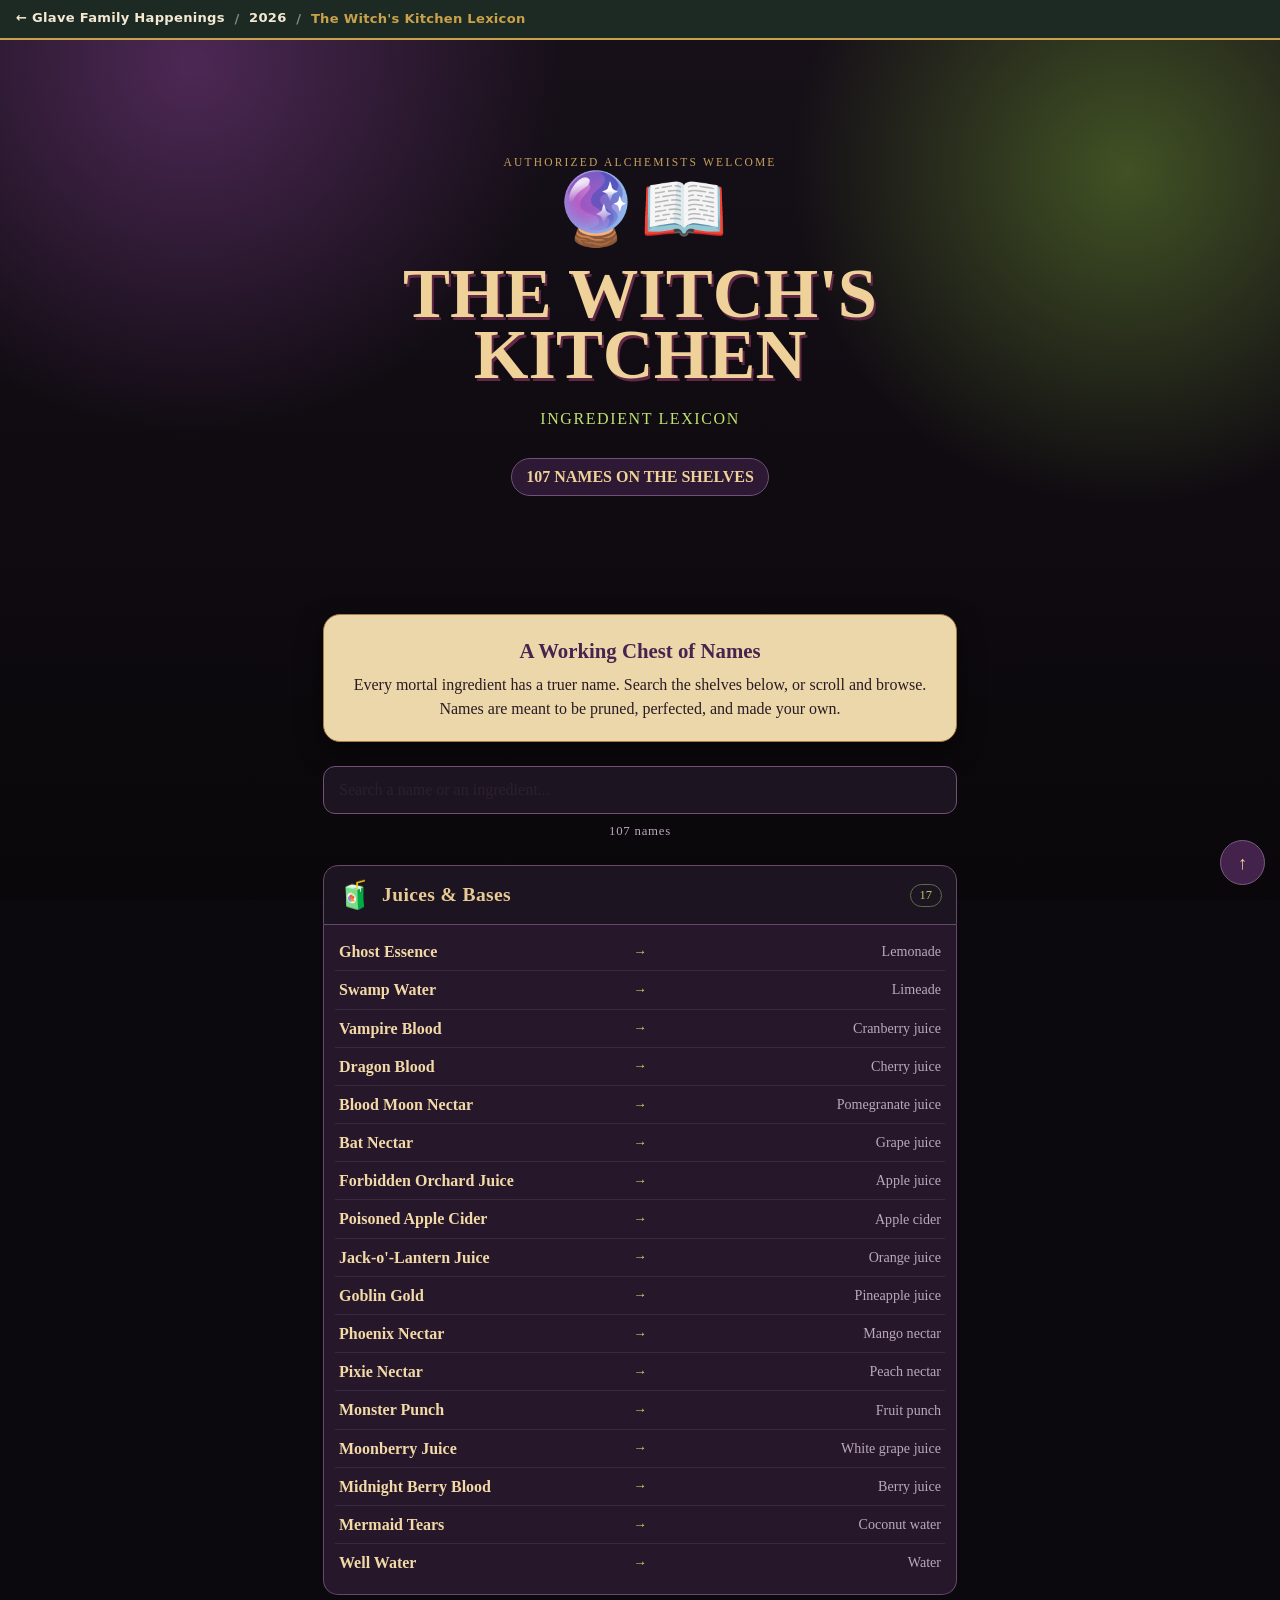
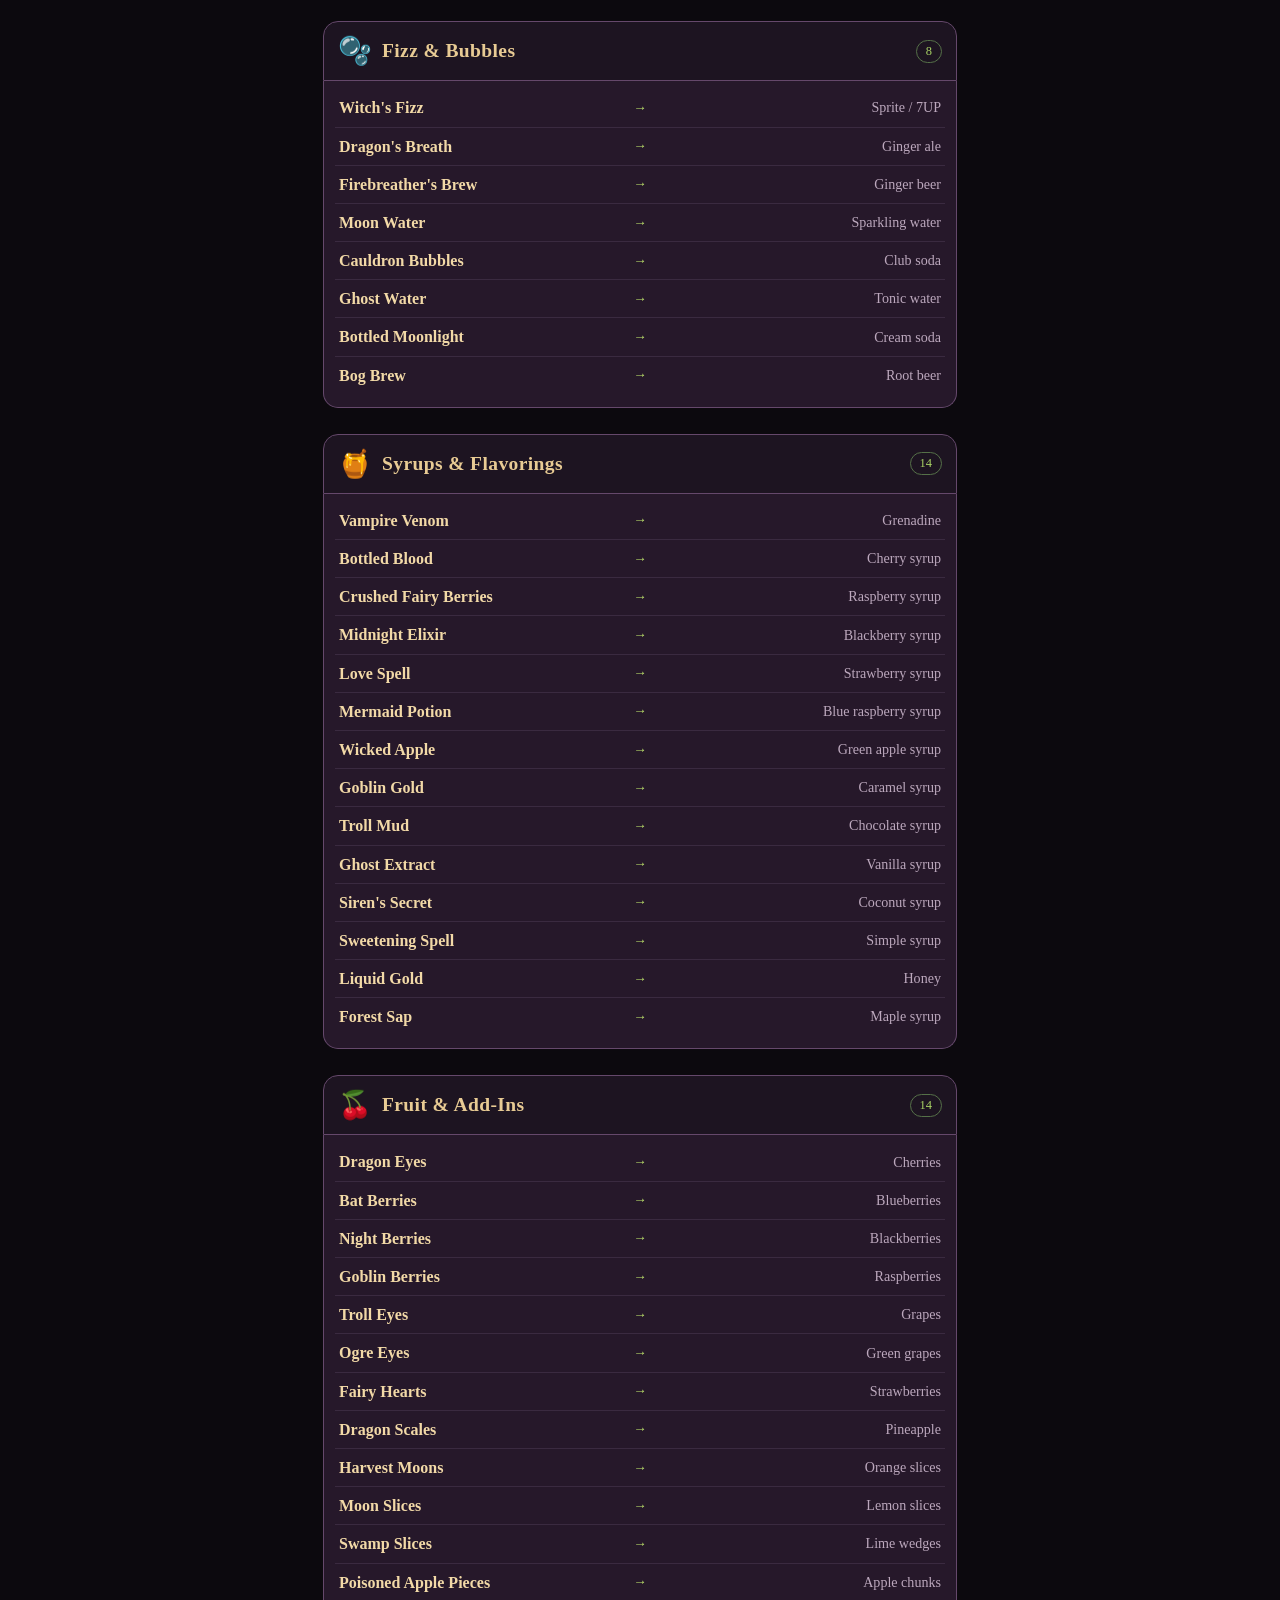
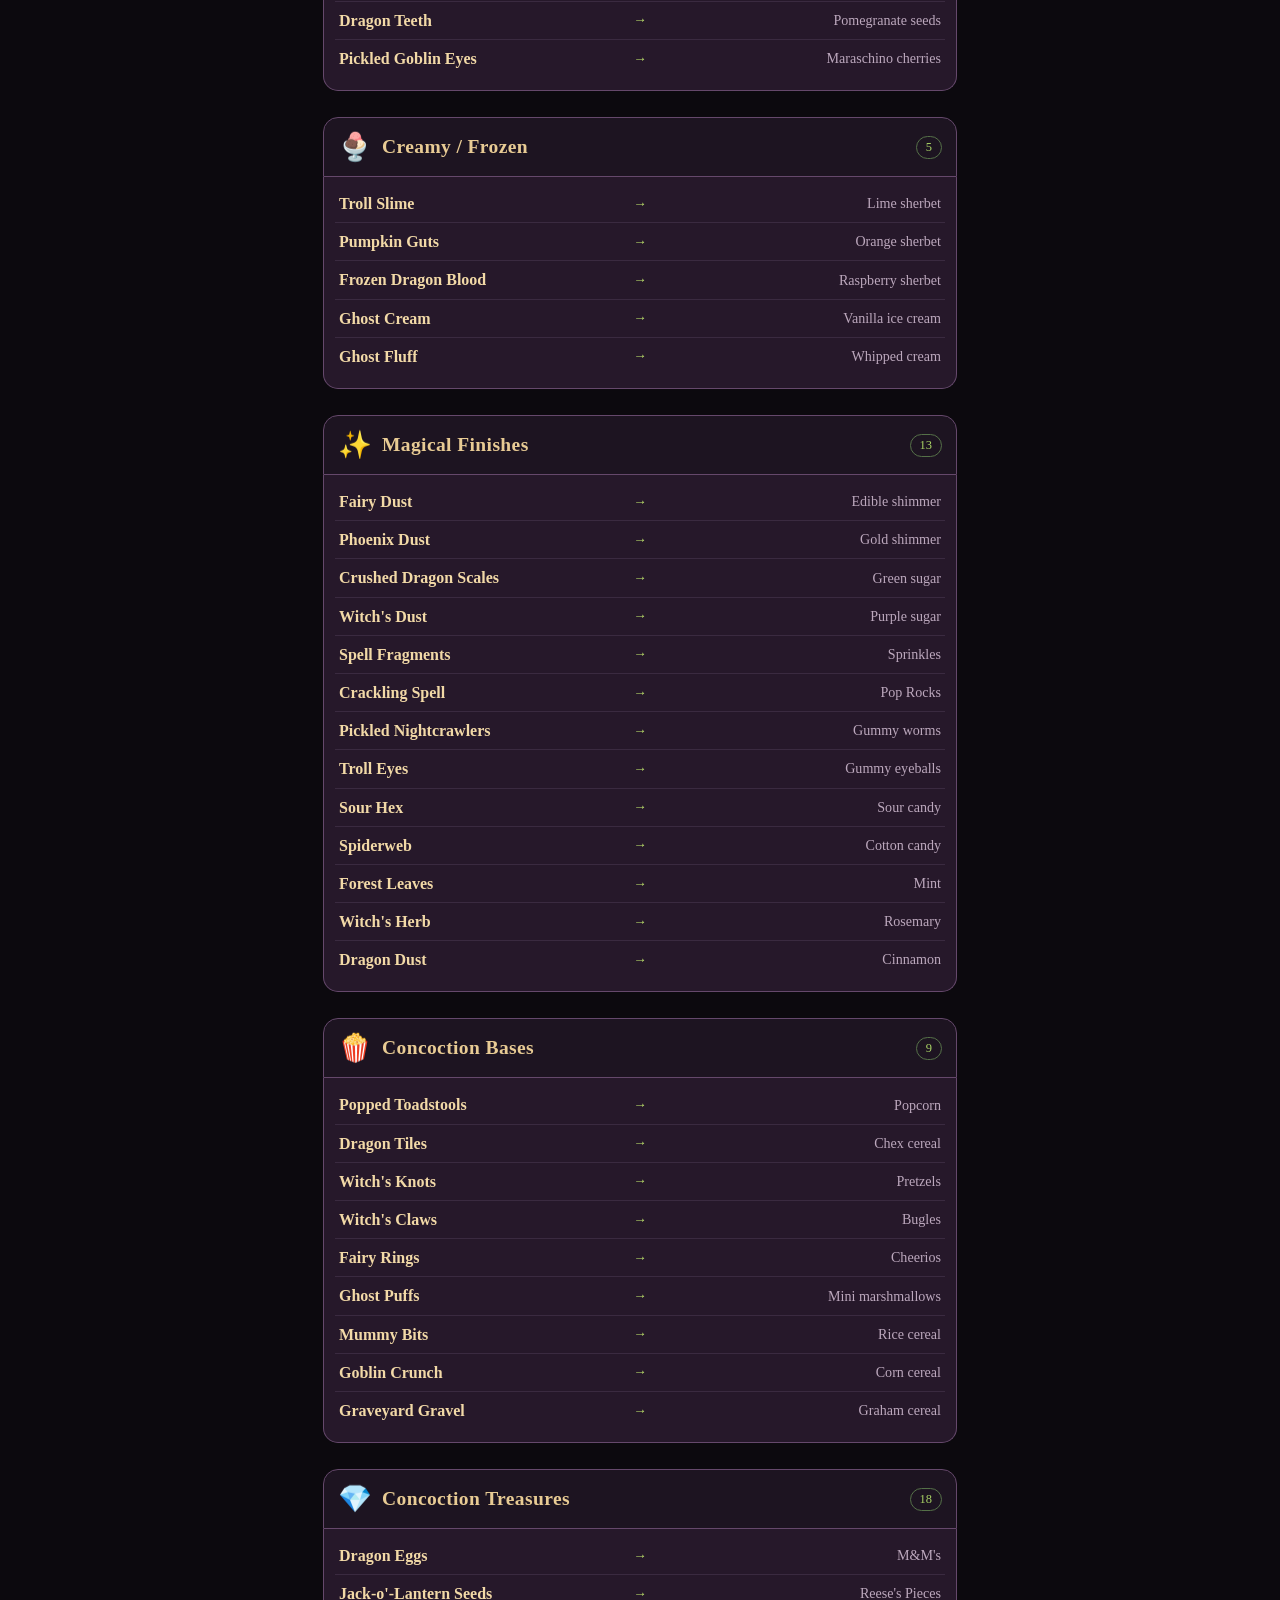
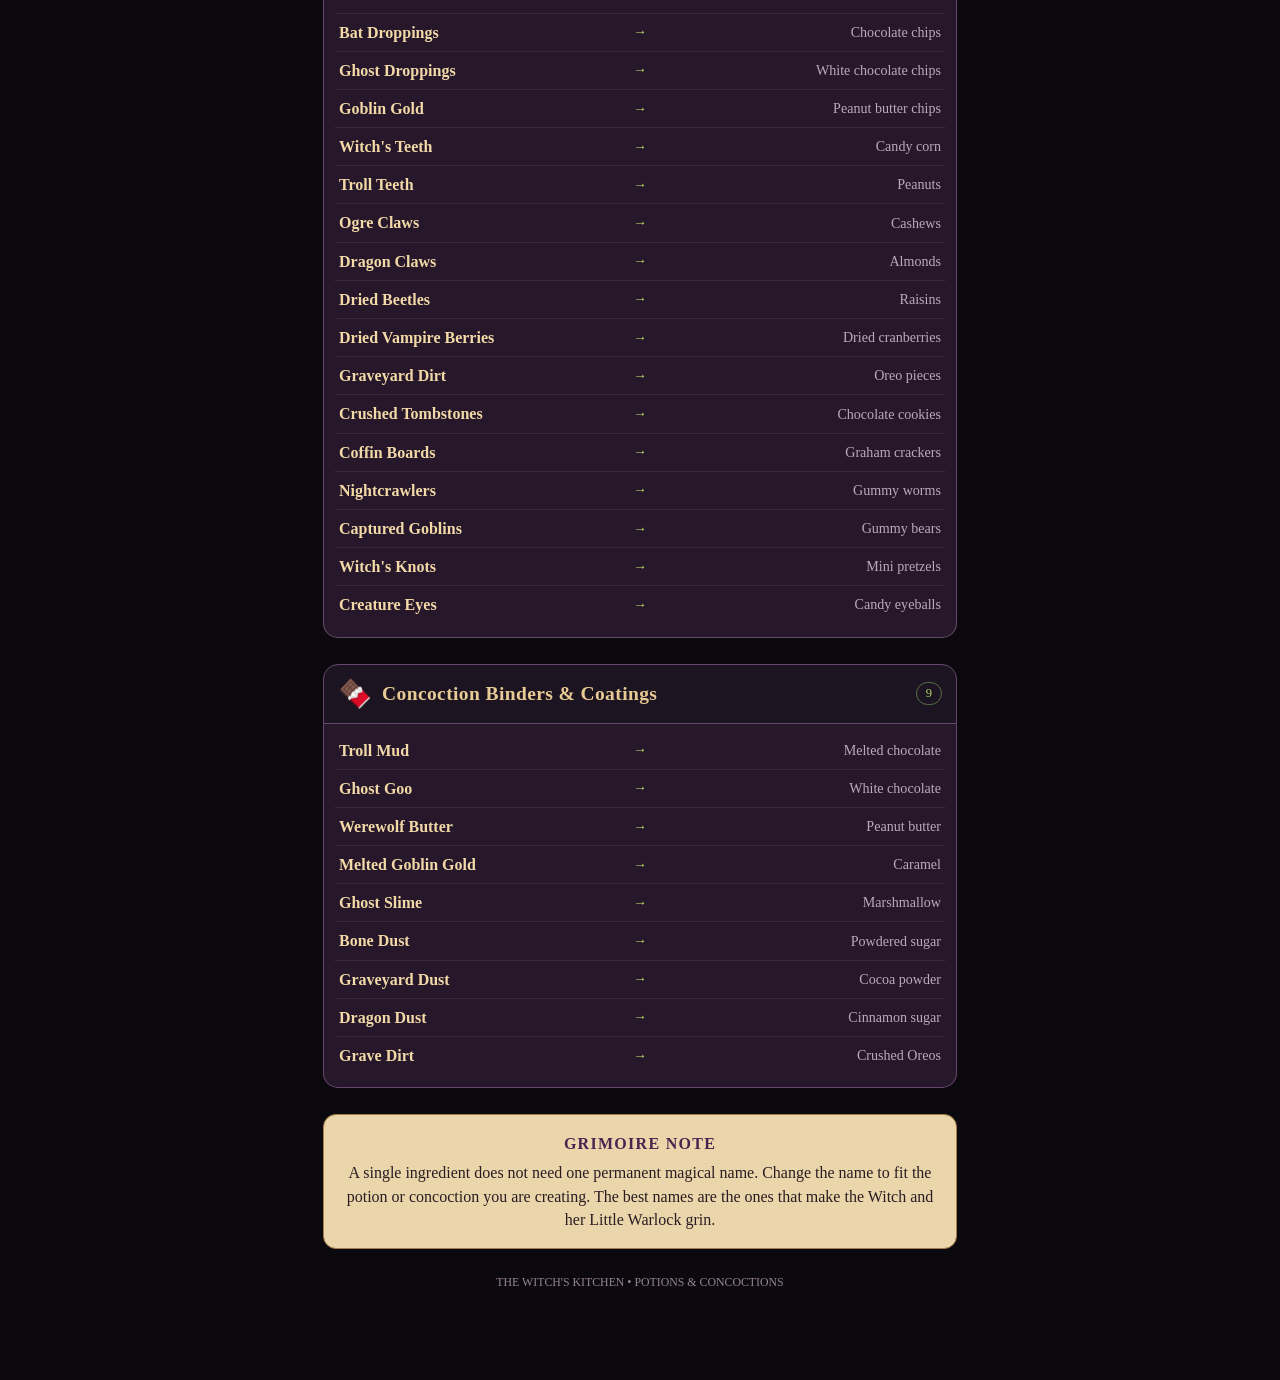
<file: pages/2026/witchs-kitchen-lexicon.html>
<!doctype html>
<html lang="en">
<head>
<meta charset="utf-8">
<meta name="robots" content="noindex, nofollow">
<meta name="viewport" content="width=device-width,initial-scale=1,viewport-fit=cover">
<meta name="theme-color" content="#0c090e">
<title>The Witch's Kitchen Lexicon</title>
<style>
*{box-sizing:border-box}
body{margin:0;background:#0c090e;color:#f1ddb6;font-family:Georgia,serif}
body:before{content:"";position:fixed;inset:0;z-index:-1;background:radial-gradient(circle at 15% 7%,#4d2855 0,transparent 27%),radial-gradient(circle at 88% 19%,#415224 0,transparent 25%),linear-gradient(#171019,#09070a)}
.wrap{max-width:660px;margin:auto;padding:16px 13px 90px}
.hero{min-height:62vh;display:flex;flex-direction:column;justify-content:center;text-align:center;padding:20px 10px}
.eyebrow{letter-spacing:.19em;color:#c6a15f;font-size:.72rem}
.heroicon{font-size:4.4rem}
h1{font-size:clamp(2.4rem,12vw,4.4rem);line-height:.86;margin:.18em 0;color:#efd19a;text-shadow:2px 3px #612845}
.hero h2{font-size:1rem;letter-spacing:.1em;color:#bee371;font-weight:normal}
.pill{margin:17px auto;padding:9px 14px;border:1px solid #725078;border-radius:30px;background:#2d1933;color:#efd19a;font-weight:bold}
.intro{background:#ecd7ab;color:#291b22;border:1px solid #a67d48;border-radius:17px;padding:20px 17px;box-shadow:0 10px 25px #0008;text-align:center;line-height:1.5}
.intro h2{margin:0 0 7px;color:#47244f;font-size:1.3rem}
.seekwrap{margin:24px 0 8px;position:relative}
.seek{width:100%;padding:14px 15px;border-radius:12px;border:1px solid #725078;background:#1d1421;color:#f0d5a0;font-family:Georgia,serif;font-size:1rem;-webkit-appearance:none;appearance:none}
.seek::placeholder{color:#8d789020}
.seek:focus{outline:none;border-color:#a9d365}
.tally{text-align:center;color:#bca5bd;font-size:.8rem;margin:10px 0 4px;letter-spacing:.06em}
.shelf-block{margin-top:26px}
.shelfhead{display:flex;align-items:center;gap:10px;padding:13px 14px;background:#1d1421;border:1px solid #65486b;border-radius:15px 15px 0 0}
.shelficon{font-size:1.7rem}
.shelfhead h2{margin:0;flex:1;color:#e8cb94;font-size:1.22rem;letter-spacing:.02em}
.count{color:#a9d365;font-size:.78rem;border:1px solid #557048;border-radius:20px;padding:3px 9px}
.rows{background:#26182a;border:1px solid #65486b;border-top:0;border-radius:0 0 15px 15px;padding:8px 11px 13px}
.row{display:grid;grid-template-columns:1fr auto 1fr;align-items:center;gap:8px;padding:9px 4px;border-bottom:1px solid #3a2a40}
.row:last-child{border-bottom:0}
.magic{color:#f2d9a7;font-weight:bold;line-height:1.2}
.arrow{color:#b9dc6a;font-size:.85rem}
.real{color:#bca8bd;font-size:.88rem;text-align:right;line-height:1.2}
.crossnote{margin:26px 0 0;background:#ead6aa;color:#2b1c23;border:1px solid #a67d48;border-radius:13px;padding:17px;text-align:center;line-height:1.45}
.crossnote b{color:#48244f;display:block;margin-bottom:6px;letter-spacing:.08em}
.nothing{display:none;text-align:center;color:#bca5bd;padding:30px 10px;font-style:italic}
.footer{text-align:center;color:#958397;font-size:.74rem;margin-top:26px}
.top{position:fixed;right:15px;bottom:15px;width:45px;height:45px;border-radius:50%;background:#43234c;color:#f1d59d;border:1px solid #7b5b80;font-size:1.15rem;cursor:pointer;-webkit-appearance:none;appearance:none;touch-action:manipulation}
@media(max-width:430px){.row{grid-template-columns:1fr auto;row-gap:2px}.arrow{display:none}.real{text-align:left;grid-column:1/-1}}
</style>
</head>
<body>
<style>
.site-hubbar{position:relative;z-index:2147483647;display:flex;align-items:center;gap:.6rem;
  flex-wrap:wrap;padding:.55rem 1rem;background:#1d2a24;color:#f3e8d2;
  font:600 .82rem/1.4 ui-sans-serif,system-ui,-apple-system,"Segoe UI",Roboto,sans-serif;
  letter-spacing:.02em;border-bottom:2px solid #c8a24a;box-sizing:border-box}
.site-hubbar a{color:#f3e8d2;text-decoration:none;border-bottom:1px solid transparent;padding-bottom:1px}
.site-hubbar a:hover,.site-hubbar a:focus{border-bottom-color:#c8a24a;color:#fff}
.site-hubbar .sep{color:#7e8b82}
.site-hubbar .here{color:#c8a24a}
</style>
<div class="site-hubbar">
  <a href="../../index.html">&#8592; Glave Family Happenings</a>
  <span class="sep">/</span>
  <a href="../../year.html?y=2026">2026</a>
  <span class="sep">/</span>
  <span class="here">The Witch's Kitchen Lexicon</span>
</div>

<div class="wrap">

<div class="hero">
  <div class="eyebrow">AUTHORIZED ALCHEMISTS WELCOME</div>
  <div class="heroicon">🔮📖</div>
  <h1>THE WITCH'S<br>KITCHEN</h1>
  <h2>INGREDIENT LEXICON</h2>
  <div class="pill">107 NAMES ON THE SHELVES</div>
</div>

<div class="intro">
  <h2>A Working Chest of Names</h2>
  Every mortal ingredient has a truer name. Search the shelves below, or scroll
  and browse. Names are meant to be pruned, perfected, and made your own.
</div>

<div class="seekwrap">
  <input class="seek" id="seek" type="search" autocomplete="off"
         placeholder="Search a name or an ingredient...">
</div>
<div class="tally" id="tally">107 names</div>

<section class="shelf-block" data-shelf>
<div class="shelfhead"><span class="shelficon">🧃</span><h2>Juices &amp; Bases</h2><span class="count">17</span></div>
<div class="rows">
<div class="row" data-row="lemonade ghost essence"><span class="magic">Ghost Essence</span><span class="arrow">→</span><span class="real">Lemonade</span></div>
<div class="row" data-row="limeade swamp water"><span class="magic">Swamp Water</span><span class="arrow">→</span><span class="real">Limeade</span></div>
<div class="row" data-row="cranberry juice vampire blood"><span class="magic">Vampire Blood</span><span class="arrow">→</span><span class="real">Cranberry juice</span></div>
<div class="row" data-row="cherry juice dragon blood"><span class="magic">Dragon Blood</span><span class="arrow">→</span><span class="real">Cherry juice</span></div>
<div class="row" data-row="pomegranate juice blood moon nectar"><span class="magic">Blood Moon Nectar</span><span class="arrow">→</span><span class="real">Pomegranate juice</span></div>
<div class="row" data-row="grape juice bat nectar"><span class="magic">Bat Nectar</span><span class="arrow">→</span><span class="real">Grape juice</span></div>
<div class="row" data-row="apple juice forbidden orchard juice"><span class="magic">Forbidden Orchard Juice</span><span class="arrow">→</span><span class="real">Apple juice</span></div>
<div class="row" data-row="apple cider poisoned apple cider"><span class="magic">Poisoned Apple Cider</span><span class="arrow">→</span><span class="real">Apple cider</span></div>
<div class="row" data-row="orange juice jack-o'-lantern juice"><span class="magic">Jack-o'-Lantern Juice</span><span class="arrow">→</span><span class="real">Orange juice</span></div>
<div class="row" data-row="pineapple juice goblin gold"><span class="magic">Goblin Gold</span><span class="arrow">→</span><span class="real">Pineapple juice</span></div>
<div class="row" data-row="mango nectar phoenix nectar"><span class="magic">Phoenix Nectar</span><span class="arrow">→</span><span class="real">Mango nectar</span></div>
<div class="row" data-row="peach nectar pixie nectar"><span class="magic">Pixie Nectar</span><span class="arrow">→</span><span class="real">Peach nectar</span></div>
<div class="row" data-row="fruit punch monster punch"><span class="magic">Monster Punch</span><span class="arrow">→</span><span class="real">Fruit punch</span></div>
<div class="row" data-row="white grape juice moonberry juice"><span class="magic">Moonberry Juice</span><span class="arrow">→</span><span class="real">White grape juice</span></div>
<div class="row" data-row="berry juice midnight berry blood"><span class="magic">Midnight Berry Blood</span><span class="arrow">→</span><span class="real">Berry juice</span></div>
<div class="row" data-row="coconut water mermaid tears"><span class="magic">Mermaid Tears</span><span class="arrow">→</span><span class="real">Coconut water</span></div>
<div class="row" data-row="water well water"><span class="magic">Well Water</span><span class="arrow">→</span><span class="real">Water</span></div>
</div></section>
<section class="shelf-block" data-shelf>
<div class="shelfhead"><span class="shelficon">🫧</span><h2>Fizz &amp; Bubbles</h2><span class="count">8</span></div>
<div class="rows">
<div class="row" data-row="sprite / 7up witch's fizz"><span class="magic">Witch's Fizz</span><span class="arrow">→</span><span class="real">Sprite / 7UP</span></div>
<div class="row" data-row="ginger ale dragon's breath"><span class="magic">Dragon's Breath</span><span class="arrow">→</span><span class="real">Ginger ale</span></div>
<div class="row" data-row="ginger beer firebreather's brew"><span class="magic">Firebreather's Brew</span><span class="arrow">→</span><span class="real">Ginger beer</span></div>
<div class="row" data-row="sparkling water moon water"><span class="magic">Moon Water</span><span class="arrow">→</span><span class="real">Sparkling water</span></div>
<div class="row" data-row="club soda cauldron bubbles"><span class="magic">Cauldron Bubbles</span><span class="arrow">→</span><span class="real">Club soda</span></div>
<div class="row" data-row="tonic water ghost water"><span class="magic">Ghost Water</span><span class="arrow">→</span><span class="real">Tonic water</span></div>
<div class="row" data-row="cream soda bottled moonlight"><span class="magic">Bottled Moonlight</span><span class="arrow">→</span><span class="real">Cream soda</span></div>
<div class="row" data-row="root beer bog brew"><span class="magic">Bog Brew</span><span class="arrow">→</span><span class="real">Root beer</span></div>
</div></section>
<section class="shelf-block" data-shelf>
<div class="shelfhead"><span class="shelficon">🍯</span><h2>Syrups &amp; Flavorings</h2><span class="count">14</span></div>
<div class="rows">
<div class="row" data-row="grenadine vampire venom"><span class="magic">Vampire Venom</span><span class="arrow">→</span><span class="real">Grenadine</span></div>
<div class="row" data-row="cherry syrup bottled blood"><span class="magic">Bottled Blood</span><span class="arrow">→</span><span class="real">Cherry syrup</span></div>
<div class="row" data-row="raspberry syrup crushed fairy berries"><span class="magic">Crushed Fairy Berries</span><span class="arrow">→</span><span class="real">Raspberry syrup</span></div>
<div class="row" data-row="blackberry syrup midnight elixir"><span class="magic">Midnight Elixir</span><span class="arrow">→</span><span class="real">Blackberry syrup</span></div>
<div class="row" data-row="strawberry syrup love spell"><span class="magic">Love Spell</span><span class="arrow">→</span><span class="real">Strawberry syrup</span></div>
<div class="row" data-row="blue raspberry syrup mermaid potion"><span class="magic">Mermaid Potion</span><span class="arrow">→</span><span class="real">Blue raspberry syrup</span></div>
<div class="row" data-row="green apple syrup wicked apple"><span class="magic">Wicked Apple</span><span class="arrow">→</span><span class="real">Green apple syrup</span></div>
<div class="row" data-row="caramel syrup goblin gold"><span class="magic">Goblin Gold</span><span class="arrow">→</span><span class="real">Caramel syrup</span></div>
<div class="row" data-row="chocolate syrup troll mud"><span class="magic">Troll Mud</span><span class="arrow">→</span><span class="real">Chocolate syrup</span></div>
<div class="row" data-row="vanilla syrup ghost extract"><span class="magic">Ghost Extract</span><span class="arrow">→</span><span class="real">Vanilla syrup</span></div>
<div class="row" data-row="coconut syrup siren's secret"><span class="magic">Siren's Secret</span><span class="arrow">→</span><span class="real">Coconut syrup</span></div>
<div class="row" data-row="simple syrup sweetening spell"><span class="magic">Sweetening Spell</span><span class="arrow">→</span><span class="real">Simple syrup</span></div>
<div class="row" data-row="honey liquid gold"><span class="magic">Liquid Gold</span><span class="arrow">→</span><span class="real">Honey</span></div>
<div class="row" data-row="maple syrup forest sap"><span class="magic">Forest Sap</span><span class="arrow">→</span><span class="real">Maple syrup</span></div>
</div></section>
<section class="shelf-block" data-shelf>
<div class="shelfhead"><span class="shelficon">🍒</span><h2>Fruit &amp; Add-Ins</h2><span class="count">14</span></div>
<div class="rows">
<div class="row" data-row="cherries dragon eyes"><span class="magic">Dragon Eyes</span><span class="arrow">→</span><span class="real">Cherries</span></div>
<div class="row" data-row="blueberries bat berries"><span class="magic">Bat Berries</span><span class="arrow">→</span><span class="real">Blueberries</span></div>
<div class="row" data-row="blackberries night berries"><span class="magic">Night Berries</span><span class="arrow">→</span><span class="real">Blackberries</span></div>
<div class="row" data-row="raspberries goblin berries"><span class="magic">Goblin Berries</span><span class="arrow">→</span><span class="real">Raspberries</span></div>
<div class="row" data-row="grapes troll eyes"><span class="magic">Troll Eyes</span><span class="arrow">→</span><span class="real">Grapes</span></div>
<div class="row" data-row="green grapes ogre eyes"><span class="magic">Ogre Eyes</span><span class="arrow">→</span><span class="real">Green grapes</span></div>
<div class="row" data-row="strawberries fairy hearts"><span class="magic">Fairy Hearts</span><span class="arrow">→</span><span class="real">Strawberries</span></div>
<div class="row" data-row="pineapple dragon scales"><span class="magic">Dragon Scales</span><span class="arrow">→</span><span class="real">Pineapple</span></div>
<div class="row" data-row="orange slices harvest moons"><span class="magic">Harvest Moons</span><span class="arrow">→</span><span class="real">Orange slices</span></div>
<div class="row" data-row="lemon slices moon slices"><span class="magic">Moon Slices</span><span class="arrow">→</span><span class="real">Lemon slices</span></div>
<div class="row" data-row="lime wedges swamp slices"><span class="magic">Swamp Slices</span><span class="arrow">→</span><span class="real">Lime wedges</span></div>
<div class="row" data-row="apple chunks poisoned apple pieces"><span class="magic">Poisoned Apple Pieces</span><span class="arrow">→</span><span class="real">Apple chunks</span></div>
<div class="row" data-row="pomegranate seeds dragon teeth"><span class="magic">Dragon Teeth</span><span class="arrow">→</span><span class="real">Pomegranate seeds</span></div>
<div class="row" data-row="maraschino cherries pickled goblin eyes"><span class="magic">Pickled Goblin Eyes</span><span class="arrow">→</span><span class="real">Maraschino cherries</span></div>
</div></section>
<section class="shelf-block" data-shelf>
<div class="shelfhead"><span class="shelficon">🍨</span><h2>Creamy / Frozen</h2><span class="count">5</span></div>
<div class="rows">
<div class="row" data-row="lime sherbet troll slime"><span class="magic">Troll Slime</span><span class="arrow">→</span><span class="real">Lime sherbet</span></div>
<div class="row" data-row="orange sherbet pumpkin guts"><span class="magic">Pumpkin Guts</span><span class="arrow">→</span><span class="real">Orange sherbet</span></div>
<div class="row" data-row="raspberry sherbet frozen dragon blood"><span class="magic">Frozen Dragon Blood</span><span class="arrow">→</span><span class="real">Raspberry sherbet</span></div>
<div class="row" data-row="vanilla ice cream ghost cream"><span class="magic">Ghost Cream</span><span class="arrow">→</span><span class="real">Vanilla ice cream</span></div>
<div class="row" data-row="whipped cream ghost fluff"><span class="magic">Ghost Fluff</span><span class="arrow">→</span><span class="real">Whipped cream</span></div>
</div></section>
<section class="shelf-block" data-shelf>
<div class="shelfhead"><span class="shelficon">✨</span><h2>Magical Finishes</h2><span class="count">13</span></div>
<div class="rows">
<div class="row" data-row="edible shimmer fairy dust"><span class="magic">Fairy Dust</span><span class="arrow">→</span><span class="real">Edible shimmer</span></div>
<div class="row" data-row="gold shimmer phoenix dust"><span class="magic">Phoenix Dust</span><span class="arrow">→</span><span class="real">Gold shimmer</span></div>
<div class="row" data-row="green sugar crushed dragon scales"><span class="magic">Crushed Dragon Scales</span><span class="arrow">→</span><span class="real">Green sugar</span></div>
<div class="row" data-row="purple sugar witch's dust"><span class="magic">Witch's Dust</span><span class="arrow">→</span><span class="real">Purple sugar</span></div>
<div class="row" data-row="sprinkles spell fragments"><span class="magic">Spell Fragments</span><span class="arrow">→</span><span class="real">Sprinkles</span></div>
<div class="row" data-row="pop rocks crackling spell"><span class="magic">Crackling Spell</span><span class="arrow">→</span><span class="real">Pop Rocks</span></div>
<div class="row" data-row="gummy worms pickled nightcrawlers"><span class="magic">Pickled Nightcrawlers</span><span class="arrow">→</span><span class="real">Gummy worms</span></div>
<div class="row" data-row="gummy eyeballs troll eyes"><span class="magic">Troll Eyes</span><span class="arrow">→</span><span class="real">Gummy eyeballs</span></div>
<div class="row" data-row="sour candy sour hex"><span class="magic">Sour Hex</span><span class="arrow">→</span><span class="real">Sour candy</span></div>
<div class="row" data-row="cotton candy spiderweb"><span class="magic">Spiderweb</span><span class="arrow">→</span><span class="real">Cotton candy</span></div>
<div class="row" data-row="mint forest leaves"><span class="magic">Forest Leaves</span><span class="arrow">→</span><span class="real">Mint</span></div>
<div class="row" data-row="rosemary witch's herb"><span class="magic">Witch's Herb</span><span class="arrow">→</span><span class="real">Rosemary</span></div>
<div class="row" data-row="cinnamon dragon dust"><span class="magic">Dragon Dust</span><span class="arrow">→</span><span class="real">Cinnamon</span></div>
</div></section>
<section class="shelf-block" data-shelf>
<div class="shelfhead"><span class="shelficon">🍿</span><h2>Concoction Bases</h2><span class="count">9</span></div>
<div class="rows">
<div class="row" data-row="popcorn popped toadstools"><span class="magic">Popped Toadstools</span><span class="arrow">→</span><span class="real">Popcorn</span></div>
<div class="row" data-row="chex cereal dragon tiles"><span class="magic">Dragon Tiles</span><span class="arrow">→</span><span class="real">Chex cereal</span></div>
<div class="row" data-row="pretzels witch's knots"><span class="magic">Witch's Knots</span><span class="arrow">→</span><span class="real">Pretzels</span></div>
<div class="row" data-row="bugles witch's claws"><span class="magic">Witch's Claws</span><span class="arrow">→</span><span class="real">Bugles</span></div>
<div class="row" data-row="cheerios fairy rings"><span class="magic">Fairy Rings</span><span class="arrow">→</span><span class="real">Cheerios</span></div>
<div class="row" data-row="mini marshmallows ghost puffs"><span class="magic">Ghost Puffs</span><span class="arrow">→</span><span class="real">Mini marshmallows</span></div>
<div class="row" data-row="rice cereal mummy bits"><span class="magic">Mummy Bits</span><span class="arrow">→</span><span class="real">Rice cereal</span></div>
<div class="row" data-row="corn cereal goblin crunch"><span class="magic">Goblin Crunch</span><span class="arrow">→</span><span class="real">Corn cereal</span></div>
<div class="row" data-row="graham cereal graveyard gravel"><span class="magic">Graveyard Gravel</span><span class="arrow">→</span><span class="real">Graham cereal</span></div>
</div></section>
<section class="shelf-block" data-shelf>
<div class="shelfhead"><span class="shelficon">💎</span><h2>Concoction Treasures</h2><span class="count">18</span></div>
<div class="rows">
<div class="row" data-row="m&amp;m's dragon eggs"><span class="magic">Dragon Eggs</span><span class="arrow">→</span><span class="real">M&amp;M's</span></div>
<div class="row" data-row="reese's pieces jack-o'-lantern seeds"><span class="magic">Jack-o'-Lantern Seeds</span><span class="arrow">→</span><span class="real">Reese's Pieces</span></div>
<div class="row" data-row="chocolate chips bat droppings"><span class="magic">Bat Droppings</span><span class="arrow">→</span><span class="real">Chocolate chips</span></div>
<div class="row" data-row="white chocolate chips ghost droppings"><span class="magic">Ghost Droppings</span><span class="arrow">→</span><span class="real">White chocolate chips</span></div>
<div class="row" data-row="peanut butter chips goblin gold"><span class="magic">Goblin Gold</span><span class="arrow">→</span><span class="real">Peanut butter chips</span></div>
<div class="row" data-row="candy corn witch's teeth"><span class="magic">Witch's Teeth</span><span class="arrow">→</span><span class="real">Candy corn</span></div>
<div class="row" data-row="peanuts troll teeth"><span class="magic">Troll Teeth</span><span class="arrow">→</span><span class="real">Peanuts</span></div>
<div class="row" data-row="cashews ogre claws"><span class="magic">Ogre Claws</span><span class="arrow">→</span><span class="real">Cashews</span></div>
<div class="row" data-row="almonds dragon claws"><span class="magic">Dragon Claws</span><span class="arrow">→</span><span class="real">Almonds</span></div>
<div class="row" data-row="raisins dried beetles"><span class="magic">Dried Beetles</span><span class="arrow">→</span><span class="real">Raisins</span></div>
<div class="row" data-row="dried cranberries dried vampire berries"><span class="magic">Dried Vampire Berries</span><span class="arrow">→</span><span class="real">Dried cranberries</span></div>
<div class="row" data-row="oreo pieces graveyard dirt"><span class="magic">Graveyard Dirt</span><span class="arrow">→</span><span class="real">Oreo pieces</span></div>
<div class="row" data-row="chocolate cookies crushed tombstones"><span class="magic">Crushed Tombstones</span><span class="arrow">→</span><span class="real">Chocolate cookies</span></div>
<div class="row" data-row="graham crackers coffin boards"><span class="magic">Coffin Boards</span><span class="arrow">→</span><span class="real">Graham crackers</span></div>
<div class="row" data-row="gummy worms nightcrawlers"><span class="magic">Nightcrawlers</span><span class="arrow">→</span><span class="real">Gummy worms</span></div>
<div class="row" data-row="gummy bears captured goblins"><span class="magic">Captured Goblins</span><span class="arrow">→</span><span class="real">Gummy bears</span></div>
<div class="row" data-row="mini pretzels witch's knots"><span class="magic">Witch's Knots</span><span class="arrow">→</span><span class="real">Mini pretzels</span></div>
<div class="row" data-row="candy eyeballs creature eyes"><span class="magic">Creature Eyes</span><span class="arrow">→</span><span class="real">Candy eyeballs</span></div>
</div></section>
<section class="shelf-block" data-shelf>
<div class="shelfhead"><span class="shelficon">🍫</span><h2>Concoction Binders &amp; Coatings</h2><span class="count">9</span></div>
<div class="rows">
<div class="row" data-row="melted chocolate troll mud"><span class="magic">Troll Mud</span><span class="arrow">→</span><span class="real">Melted chocolate</span></div>
<div class="row" data-row="white chocolate ghost goo"><span class="magic">Ghost Goo</span><span class="arrow">→</span><span class="real">White chocolate</span></div>
<div class="row" data-row="peanut butter werewolf butter"><span class="magic">Werewolf Butter</span><span class="arrow">→</span><span class="real">Peanut butter</span></div>
<div class="row" data-row="caramel melted goblin gold"><span class="magic">Melted Goblin Gold</span><span class="arrow">→</span><span class="real">Caramel</span></div>
<div class="row" data-row="marshmallow ghost slime"><span class="magic">Ghost Slime</span><span class="arrow">→</span><span class="real">Marshmallow</span></div>
<div class="row" data-row="powdered sugar bone dust"><span class="magic">Bone Dust</span><span class="arrow">→</span><span class="real">Powdered sugar</span></div>
<div class="row" data-row="cocoa powder graveyard dust"><span class="magic">Graveyard Dust</span><span class="arrow">→</span><span class="real">Cocoa powder</span></div>
<div class="row" data-row="cinnamon sugar dragon dust"><span class="magic">Dragon Dust</span><span class="arrow">→</span><span class="real">Cinnamon sugar</span></div>
<div class="row" data-row="crushed oreos grave dirt"><span class="magic">Grave Dirt</span><span class="arrow">→</span><span class="real">Crushed Oreos</span></div>
</div></section>

<div class="nothing" id="nothing">Nothing on the shelves by that name.</div>

<div class="crossnote"><b>GRIMOIRE NOTE</b>A single ingredient does not need one permanent magical name. Change the name to fit the potion or concoction you are creating. The best names are the ones that make the Witch and her Little Warlock grin.</div>

<div class="footer">THE WITCH'S KITCHEN &bull; POTIONS &amp; CONCOCTIONS</div>
</div>

<button class="top" onclick="window.scrollTo({top:0,behavior:'smooth'})"
        aria-label="Back to top">&uarr;</button>

<script>
(function(){
  var seek = document.getElementById('seek');
  var tally = document.getElementById('tally');
  var nothing = document.getElementById('nothing');
  var rows = [].slice.call(document.querySelectorAll('[data-row]'));
  var shelves = [].slice.call(document.querySelectorAll('[data-shelf]'));

  seek.addEventListener('input', function(){
    var q = seek.value.trim().toLowerCase();
    var shown = 0;
    rows.forEach(function(row){
      var hit = !q || row.getAttribute('data-row').indexOf(q) !== -1;
      row.style.display = hit ? '' : 'none';
      if (hit) shown++;
    });
    shelves.forEach(function(shelf){
      var any = shelf.querySelectorAll('[data-row]:not([style*="none"])').length;
      shelf.style.display = any ? '' : 'none';
    });
    tally.textContent = shown + (shown === 1 ? ' name' : ' names');
    nothing.style.display = shown ? 'none' : 'block';
  });
})();
</script>
</body>
</html>
</file>
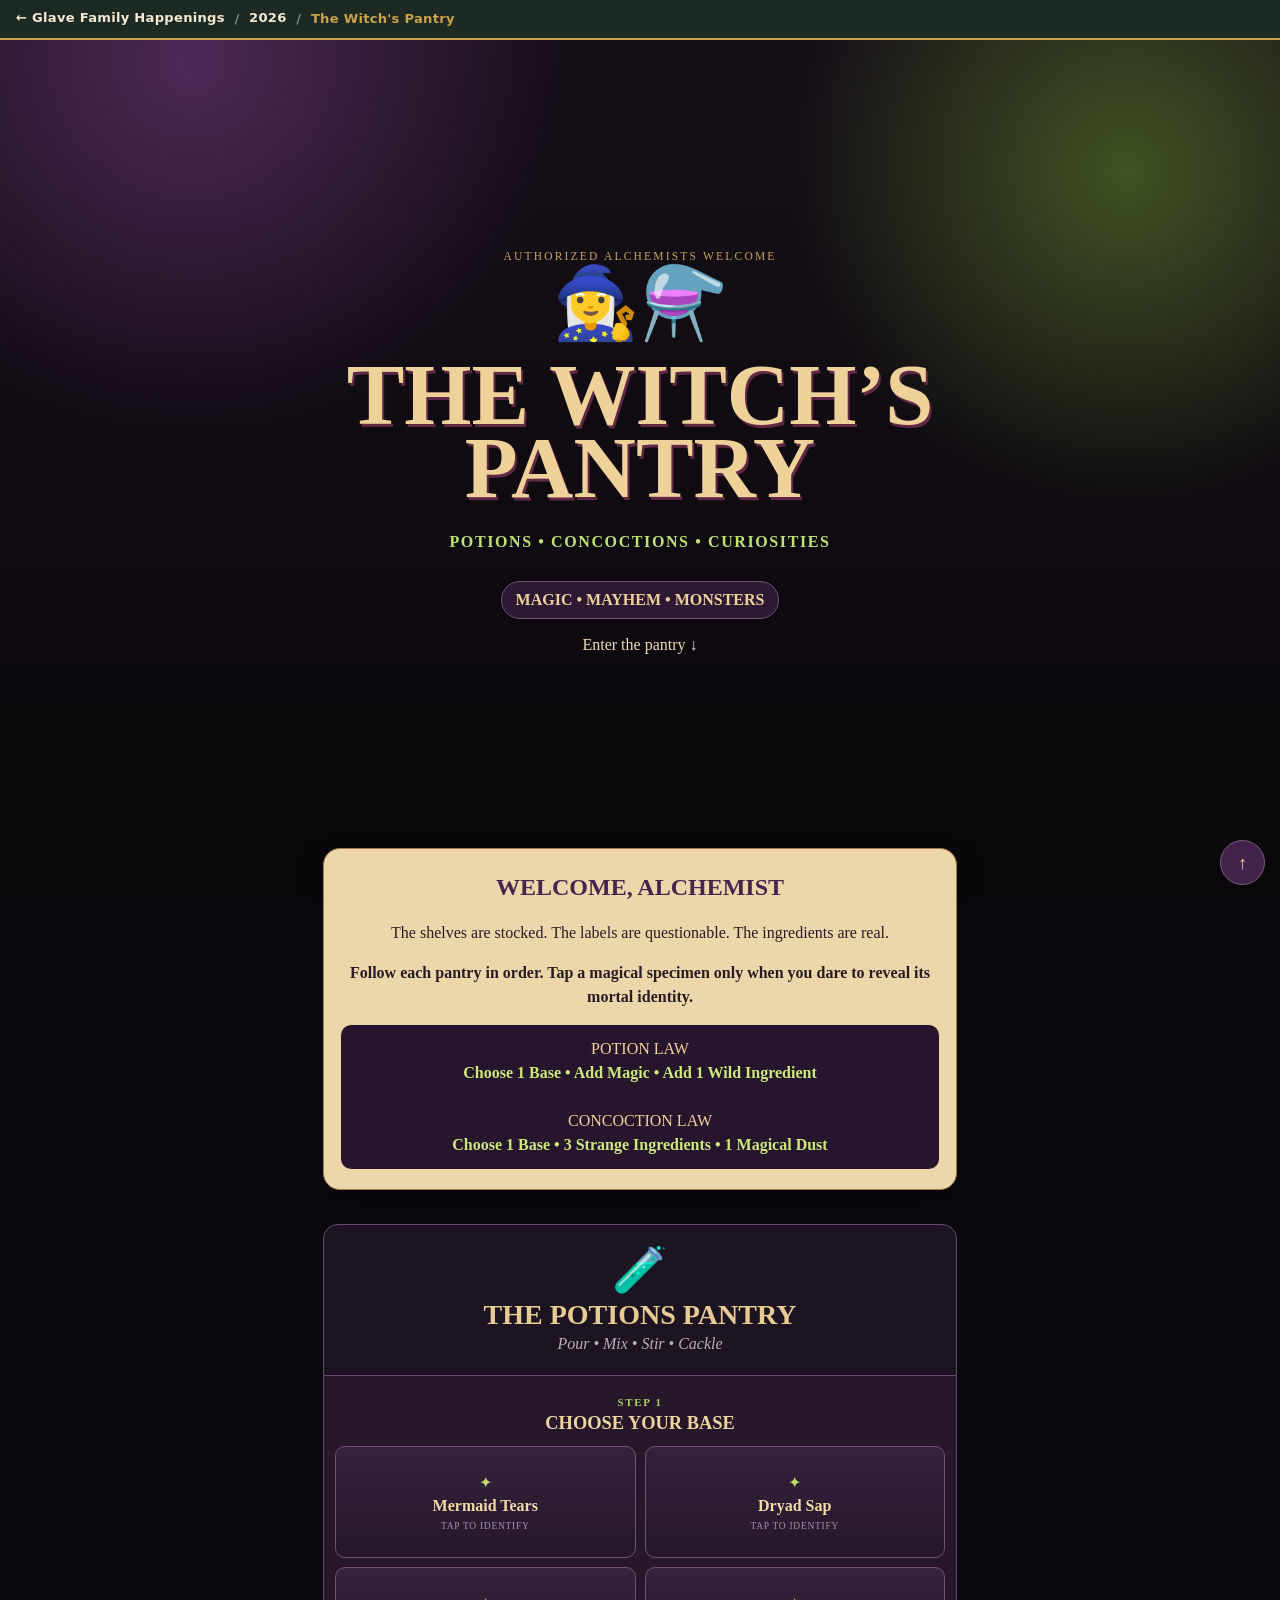
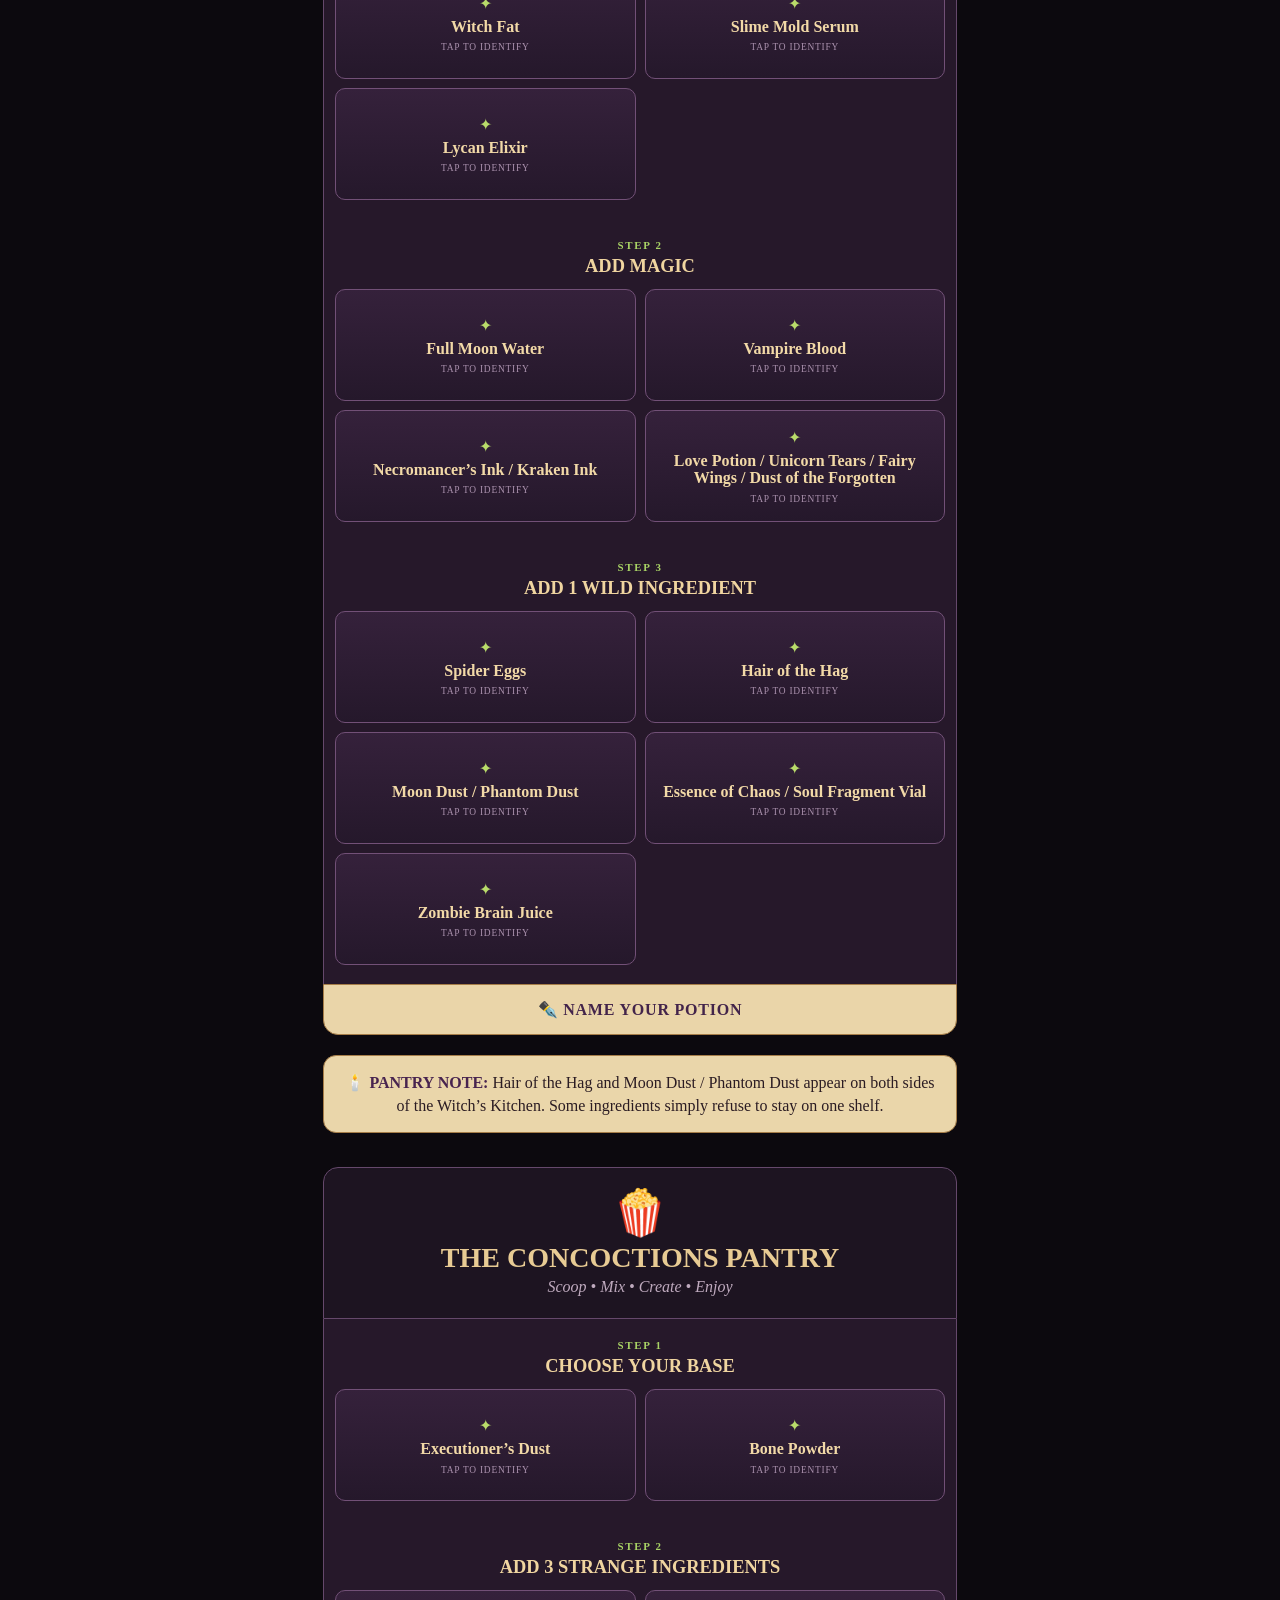
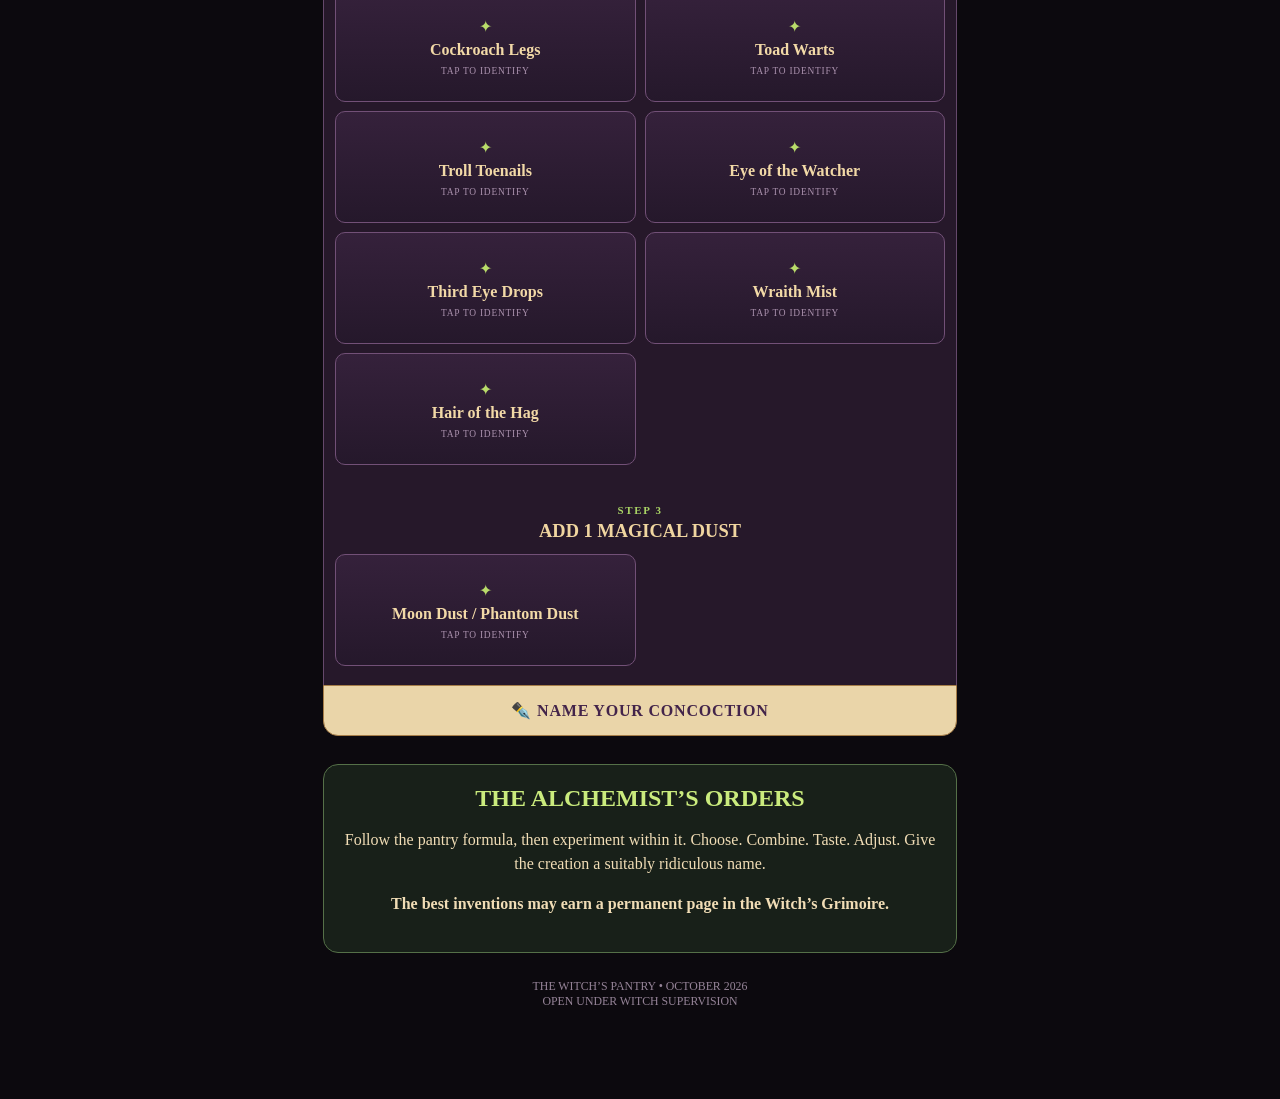
<file: pages/2026/witchs-pantry.html>
<!doctype html><html lang="en"><head><meta charset="utf-8">
<meta name="robots" content="noindex, nofollow">
<meta name="viewport" content="width=device-width,initial-scale=1,viewport-fit=cover">
<meta name="theme-color" content="#1b1020"><title>The Witch's Pantry</title>
<style>
*{box-sizing:border-box}body{margin:0;background:#0c090e;color:#f1ddb6;font-family:Georgia,serif}
body:before{content:"";position:fixed;inset:0;z-index:-1;background:radial-gradient(circle at 15% 7%,#4d2855 0,transparent 27%),radial-gradient(circle at 88% 19%,#415224 0,transparent 25%),linear-gradient(#171019,#09070a)}
.wrap{max-width:660px;margin:auto;padding:16px 13px 90px}.hero{min-height:88vh;display:flex;flex-direction:column;justify-content:center;text-align:center;padding:20px 10px}
.eyebrow{letter-spacing:.19em;color:#c6a15f;font-size:.72rem}.heroicon{font-size:4.4rem}h1{font-size:clamp(3rem,15vw,5.4rem);line-height:.84;margin:.18em 0;color:#efd19a;text-shadow:2px 3px #612845}
.hero h2{font-size:1rem;letter-spacing:.1em;color:#bee371}.pill{margin:17px auto;padding:9px 14px;border:1px solid #725078;border-radius:30px;background:#2d1933;color:#efd19a;font-weight:bold}
.intro{background:#ecd7ab;color:#291b22;border:1px solid #a67d48;border-radius:17px;padding:20px 17px;box-shadow:0 10px 25px #0008;text-align:center;line-height:1.5}.intro h2{margin:0;color:#47244f}
.law{margin-top:14px;background:#26152c;color:#f0d29b;border-radius:10px;padding:12px}.law b{color:#cce97e}
.workshop{margin-top:34px}.workhead{text-align:center;padding:18px 12px;background:#1d1421;border:1px solid #65486b;border-radius:15px 15px 0 0}.workicon{font-size:2.8rem}.workhead h2{margin:3px 0;color:#e8cb94;font-size:1.75rem}.workhead p{margin:4px;color:#bfaabe;font-style:italic}
.shelf{background:#26182a;border-left:1px solid #65486b;border-right:1px solid #65486b;padding:16px 11px 19px}.step{text-align:center;margin-bottom:12px}.step span{font-size:.68rem;letter-spacing:.16em;color:#a9d365;font-weight:bold}.step h3{margin:3px 0;color:#f0d5a0;font-size:1.15rem}
.grid{display:grid;grid-template-columns:1fr 1fr;gap:9px}.specimen{min-height:112px;padding:12px 8px;background:linear-gradient(#35213b,#25182b);color:#f2d9a7;border:1px solid #725077;border-radius:10px;font-family:Georgia,serif;text-align:center;-webkit-appearance:none;appearance:none;touch-action:manipulation;position:relative;overflow:hidden}
.sigil{display:block;color:#b9dc6a;font-size:1rem}.spooky{display:block;font-weight:bold;font-size:1rem;line-height:1.12;margin:5px 0}.hint{display:block;font-size:.59rem;letter-spacing:.08em;color:#aa91ad;margin-top:7px}.real{display:none;margin-top:7px;padding-top:7px;border-top:1px solid #745d70;color:#d9ef8c;font-weight:bold;line-height:1.15}.real small{display:block;color:#bca8bd;font-size:.55rem;letter-spacing:.08em;margin-bottom:4px}.specimen.revealed{background:#1c2a1d;border-color:#617a49}.specimen.revealed .hint{display:none}.specimen.revealed .real{display:block}
.nameit{text-align:center;background:#ead5a9;color:#43244a;border:1px solid #a67d48;border-radius:0 0 15px 15px;padding:15px;font-weight:bold;letter-spacing:.05em}
.divider{text-align:center;margin:30px 0 5px;color:#bca5bd;font-size:.9rem}.crossnote{margin:20px 0;background:#ead6aa;color:#2b1c23;border:1px solid #a67d48;border-radius:13px;padding:15px;text-align:center;line-height:1.45}.crossnote b{color:#48244f}
.orders{margin-top:28px;background:#182019;border:1px solid #557048;border-radius:15px;padding:20px;text-align:center}.orders h2{color:#caeb7d;margin:0 0 9px}.orders p{line-height:1.5}.footer{text-align:center;color:#958397;font-size:.74rem;margin-top:26px}
.top{position:fixed;right:15px;bottom:15px;width:45px;height:45px;border-radius:50%;background:#43234c;color:#f1d59d;border:1px solid #7b5b80;font-size:1.15rem;-webkit-appearance:none;appearance:none;touch-action:manipulation}
@media(max-width:370px){.grid{grid-template-columns:1fr}}
</style></head><body>
<style>
.site-hubbar{position:relative;z-index:2147483647;display:flex;align-items:center;gap:.6rem;
  flex-wrap:wrap;padding:.55rem 1rem;background:#1d2a24;color:#f3e8d2;
  font:600 .82rem/1.4 ui-sans-serif,system-ui,-apple-system,"Segoe UI",Roboto,sans-serif;
  letter-spacing:.02em;border-bottom:2px solid #c8a24a;box-sizing:border-box}
.site-hubbar a{color:#f3e8d2;text-decoration:none;border-bottom:1px solid transparent;padding-bottom:1px}
.site-hubbar a:hover,.site-hubbar a:focus{border-bottom-color:#c8a24a;color:#fff}
.site-hubbar .sep{color:#7e8b82}
.site-hubbar .here{color:#c8a24a}
</style>
<div class="site-hubbar">
  <a href="../../index.html">&#8592; Glave Family Happenings</a>
  <span class="sep">/</span>
  <a href="../../year.html?y=2026">2026</a>
  <span class="sep">/</span>
  <span class="here">The Witch's Pantry</span>
</div>
<div class="wrap">
<section class="hero"><div class="eyebrow">AUTHORIZED ALCHEMISTS WELCOME</div><div class="heroicon">🧙‍♀️⚗️</div><h1>THE WITCH’S<br>PANTRY</h1><h2>POTIONS • CONCOCTIONS • CURIOSITIES</h2><div class="pill">MAGIC • MAYHEM • MONSTERS</div><div>Enter the pantry ↓</div></section>
<section class="intro"><h2>WELCOME, ALCHEMIST</h2><p>The shelves are stocked. The labels are questionable. The ingredients are real.</p><p><b>Follow each pantry in order. Tap a magical specimen only when you dare to reveal its mortal identity.</b></p><div class="law">POTION LAW<br><b>Choose 1 Base • Add Magic • Add 1 Wild Ingredient</b><br><br>CONCOCTION LAW<br><b>Choose 1 Base • 3 Strange Ingredients • 1 Magical Dust</b></div></section><section class="workshop"><div class="workhead"><div class="workicon">🧪</div><h2>THE POTIONS PANTRY</h2><p>Pour • Mix • Stir • Cackle</p></div><div class="shelf"><div class="step"><span>STEP 1</span><h3>CHOOSE YOUR BASE</h3></div><div class="grid"><button class="specimen" type="button" onclick="reveal(this)">
      <span class="sigil">✦</span><span class="spooky">Mermaid Tears</span>
      <span class="hint">TAP TO IDENTIFY</span>
      <span class="real"><small>MORTAL INGREDIENT</small>Sprite</span>
    </button><button class="specimen" type="button" onclick="reveal(this)">
      <span class="sigil">✦</span><span class="spooky">Dryad Sap</span>
      <span class="hint">TAP TO IDENTIFY</span>
      <span class="real"><small>MORTAL INGREDIENT</small>Lemonade</span>
    </button><button class="specimen" type="button" onclick="reveal(this)">
      <span class="sigil">✦</span><span class="spooky">Witch Fat</span>
      <span class="hint">TAP TO IDENTIFY</span>
      <span class="real"><small>MORTAL INGREDIENT</small>Apple Juice</span>
    </button><button class="specimen" type="button" onclick="reveal(this)">
      <span class="sigil">✦</span><span class="spooky">Slime Mold Serum</span>
      <span class="hint">TAP TO IDENTIFY</span>
      <span class="real"><small>MORTAL INGREDIENT</small>Green Hawaiian Punch</span>
    </button><button class="specimen" type="button" onclick="reveal(this)">
      <span class="sigil">✦</span><span class="spooky">Lycan Elixir</span>
      <span class="hint">TAP TO IDENTIFY</span>
      <span class="real"><small>MORTAL INGREDIENT</small>Hawaiian Punch</span>
    </button></div></div><div class="shelf"><div class="step"><span>STEP 2</span><h3>ADD MAGIC</h3></div><div class="grid"><button class="specimen" type="button" onclick="reveal(this)">
      <span class="sigil">✦</span><span class="spooky">Full Moon Water</span>
      <span class="hint">TAP TO IDENTIFY</span>
      <span class="real"><small>MORTAL INGREDIENT</small>Sparkling Water</span>
    </button><button class="specimen" type="button" onclick="reveal(this)">
      <span class="sigil">✦</span><span class="spooky">Vampire Blood</span>
      <span class="hint">TAP TO IDENTIFY</span>
      <span class="real"><small>MORTAL INGREDIENT</small>Grenadine</span>
    </button><button class="specimen" type="button" onclick="reveal(this)">
      <span class="sigil">✦</span><span class="spooky">Necromancer’s Ink / Kraken Ink</span>
      <span class="hint">TAP TO IDENTIFY</span>
      <span class="real"><small>MORTAL INGREDIENT</small>Food Coloring</span>
    </button><button class="specimen" type="button" onclick="reveal(this)">
      <span class="sigil">✦</span><span class="spooky">Love Potion / Unicorn Tears / Fairy Wings / Dust of the Forgotten</span>
      <span class="hint">TAP TO IDENTIFY</span>
      <span class="real"><small>MORTAL INGREDIENT</small>Edible Shimmer</span>
    </button></div></div><div class="shelf"><div class="step"><span>STEP 3</span><h3>ADD 1 WILD INGREDIENT</h3></div><div class="grid"><button class="specimen" type="button" onclick="reveal(this)">
      <span class="sigil">✦</span><span class="spooky">Spider Eggs</span>
      <span class="hint">TAP TO IDENTIFY</span>
      <span class="real"><small>MORTAL INGREDIENT</small>Sour Candies</span>
    </button><button class="specimen" type="button" onclick="reveal(this)">
      <span class="sigil">✦</span><span class="spooky">Hair of the Hag</span>
      <span class="hint">TAP TO IDENTIFY</span>
      <span class="real"><small>MORTAL INGREDIENT</small>Sour Strings</span>
    </button><button class="specimen" type="button" onclick="reveal(this)">
      <span class="sigil">✦</span><span class="spooky">Moon Dust / Phantom Dust</span>
      <span class="hint">TAP TO IDENTIFY</span>
      <span class="real"><small>MORTAL INGREDIENT</small>Colored Sugar</span>
    </button><button class="specimen" type="button" onclick="reveal(this)">
      <span class="sigil">✦</span><span class="spooky">Essence of Chaos / Soul Fragment Vial</span>
      <span class="hint">TAP TO IDENTIFY</span>
      <span class="real"><small>MORTAL INGREDIENT</small>Pop Rocks</span>
    </button><button class="specimen" type="button" onclick="reveal(this)">
      <span class="sigil">✦</span><span class="spooky">Zombie Brain Juice</span>
      <span class="hint">TAP TO IDENTIFY</span>
      <span class="real"><small>MORTAL INGREDIENT</small>Green Sherbet</span>
    </button></div></div><div class="nameit">✒️ NAME YOUR POTION</div></section><div class="crossnote">🕯️ <b>PANTRY NOTE:</b> Hair of the Hag and Moon Dust / Phantom Dust appear on both sides of the Witch’s Kitchen. Some ingredients simply refuse to stay on one shelf.</div><section class="workshop"><div class="workhead"><div class="workicon">🍿</div><h2>THE CONCOCTIONS PANTRY</h2><p>Scoop • Mix • Create • Enjoy</p></div><div class="shelf"><div class="step"><span>STEP 1</span><h3>CHOOSE YOUR BASE</h3></div><div class="grid"><button class="specimen" type="button" onclick="reveal(this)">
      <span class="sigil">✦</span><span class="spooky">Executioner’s Dust</span>
      <span class="hint">TAP TO IDENTIFY</span>
      <span class="real"><small>MORTAL INGREDIENT</small>Buttered Popcorn</span>
    </button><button class="specimen" type="button" onclick="reveal(this)">
      <span class="sigil">✦</span><span class="spooky">Bone Powder</span>
      <span class="hint">TAP TO IDENTIFY</span>
      <span class="real"><small>MORTAL INGREDIENT</small>Chex Mix</span>
    </button></div></div><div class="shelf"><div class="step"><span>STEP 2</span><h3>ADD 3 STRANGE INGREDIENTS</h3></div><div class="grid"><button class="specimen" type="button" onclick="reveal(this)">
      <span class="sigil">✦</span><span class="spooky">Cockroach Legs</span>
      <span class="hint">TAP TO IDENTIFY</span>
      <span class="real"><small>MORTAL INGREDIENT</small>Pretzel Sticks</span>
    </button><button class="specimen" type="button" onclick="reveal(this)">
      <span class="sigil">✦</span><span class="spooky">Toad Warts</span>
      <span class="hint">TAP TO IDENTIFY</span>
      <span class="real"><small>MORTAL INGREDIENT</small>Raisins</span>
    </button><button class="specimen" type="button" onclick="reveal(this)">
      <span class="sigil">✦</span><span class="spooky">Troll Toenails</span>
      <span class="hint">TAP TO IDENTIFY</span>
      <span class="real"><small>MORTAL INGREDIENT</small>M&amp;Ms</span>
    </button><button class="specimen" type="button" onclick="reveal(this)">
      <span class="sigil">✦</span><span class="spooky">Eye of the Watcher</span>
      <span class="hint">TAP TO IDENTIFY</span>
      <span class="real"><small>MORTAL INGREDIENT</small>Whoppers / Malt Balls</span>
    </button><button class="specimen" type="button" onclick="reveal(this)">
      <span class="sigil">✦</span><span class="spooky">Third Eye Drops</span>
      <span class="hint">TAP TO IDENTIFY</span>
      <span class="real"><small>MORTAL INGREDIENT</small>Candy Corn</span>
    </button><button class="specimen" type="button" onclick="reveal(this)">
      <span class="sigil">✦</span><span class="spooky">Wraith Mist</span>
      <span class="hint">TAP TO IDENTIFY</span>
      <span class="real"><small>MORTAL INGREDIENT</small>Marshmallows</span>
    </button><button class="specimen" type="button" onclick="reveal(this)">
      <span class="sigil">✦</span><span class="spooky">Hair of the Hag</span>
      <span class="hint">TAP TO IDENTIFY</span>
      <span class="real"><small>MORTAL INGREDIENT</small>Sour Strings</span>
    </button></div></div><div class="shelf"><div class="step"><span>STEP 3</span><h3>ADD 1 MAGICAL DUST</h3></div><div class="grid"><button class="specimen" type="button" onclick="reveal(this)">
      <span class="sigil">✦</span><span class="spooky">Moon Dust / Phantom Dust</span>
      <span class="hint">TAP TO IDENTIFY</span>
      <span class="real"><small>MORTAL INGREDIENT</small>Colored Sugar</span>
    </button></div></div><div class="nameit">✒️ NAME YOUR CONCOCTION</div></section><section class="orders"><h2>THE ALCHEMIST’S ORDERS</h2><p>Follow the pantry formula, then experiment within it. Choose. Combine. Taste. Adjust. Give the creation a suitably ridiculous name.</p><p><b>The best inventions may earn a permanent page in the Witch’s Grimoire.</b></p></section>
<div class="footer">THE WITCH’S PANTRY • OCTOBER 2026<br>OPEN UNDER WITCH SUPERVISION</div>
</div><button class="top" type="button" onclick="window.scrollTo({top:0,behavior:'smooth'})">↑</button>
<script>function reveal(el){el.classList.toggle('revealed');}</script></body></html>
</file>
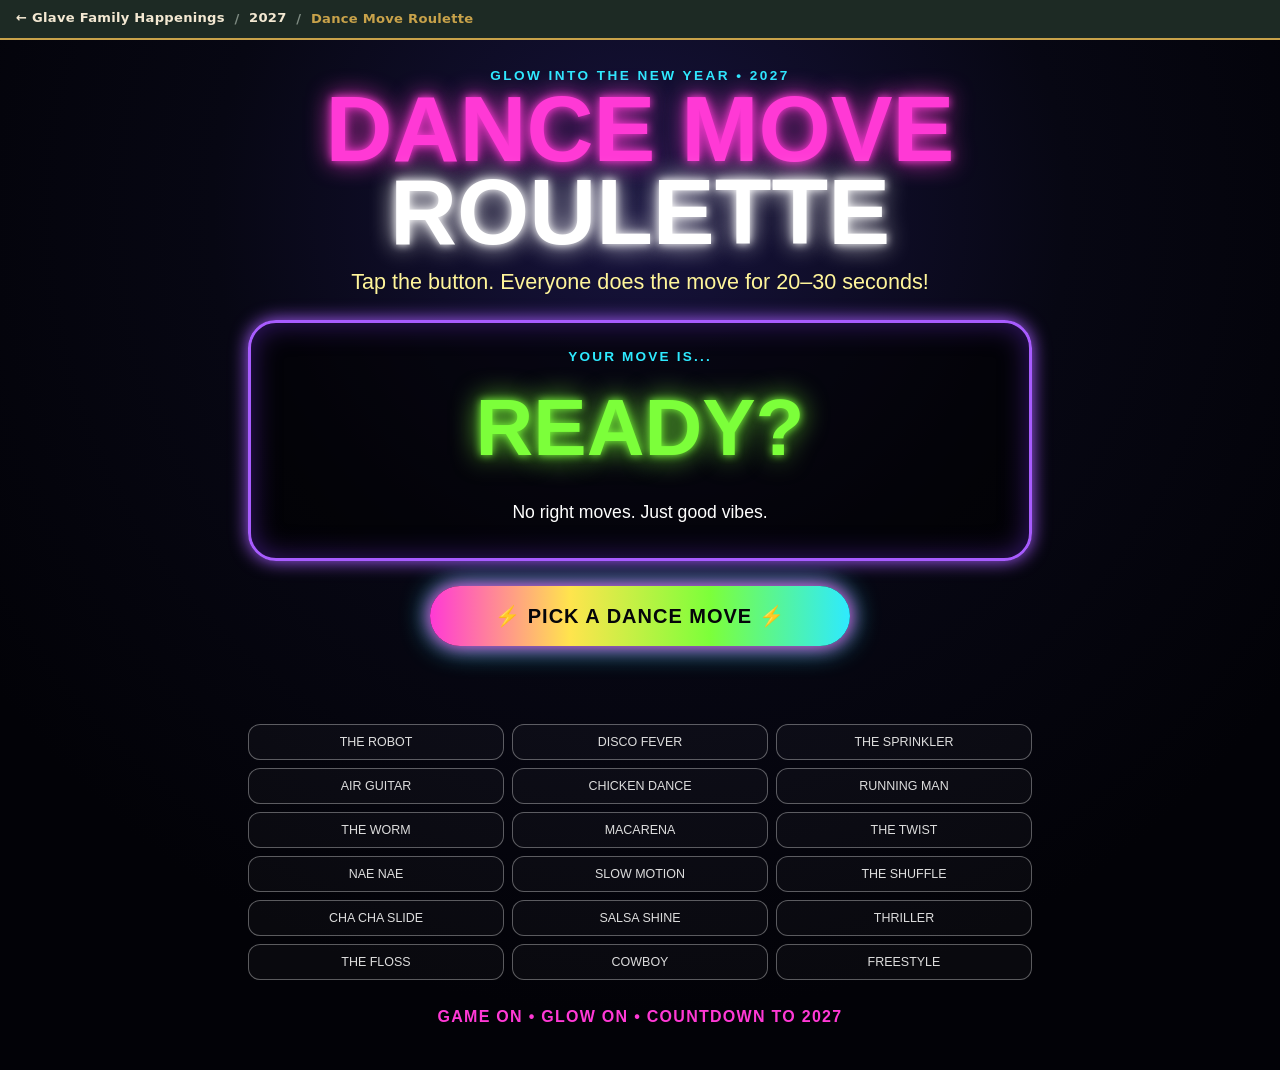
<file: pages/2027/dance-move-roulette.html>
<!doctype html>
<html lang="en">
<head>
<meta charset="utf-8">
<meta name="robots" content="noindex, nofollow">
<meta name="viewport" content="width=device-width,initial-scale=1,viewport-fit=cover">
<title>Dance Move Roulette</title>
<style>
:root{--pink:#ff39d5;--cyan:#2eeaff;--lime:#7cff3a;--yellow:#ffe44d;--purple:#a85cff;--orange:#ff9f31}
*{box-sizing:border-box}
body{margin:0;min-height:100vh;background:radial-gradient(circle at 50% 20%,#17133d 0,#070713 40%,#020207 75%);color:white;font-family:Arial,Helvetica,sans-serif;overflow-x:hidden}
.wrap{max-width:820px;margin:auto;padding:28px 18px 44px;text-align:center}
.kicker{letter-spacing:.18em;color:var(--cyan);font-weight:800;font-size:.85rem}
h1{margin:5px 0 0;font-size:clamp(2.7rem,10vw,5.8rem);line-height:.9;text-transform:uppercase;text-shadow:0 0 8px currentColor,0 0 24px currentColor}
h1 span:nth-child(1){color:var(--pink)} h1 span:nth-child(2){color:var(--cyan)}
.sub{margin:14px 0 25px;color:#fff59a;font-size:clamp(1rem,3.7vw,1.35rem)}
.machine{position:relative;border:3px solid var(--purple);border-radius:28px;padding:26px 18px;background:rgba(0,0,0,.62);box-shadow:0 0 18px var(--purple),inset 0 0 28px #36186b}
.label{color:var(--cyan);font-size:.85rem;letter-spacing:.16em;font-weight:bold}
#move{min-height:128px;display:flex;align-items:center;justify-content:center;font-size:clamp(2.5rem,10vw,5rem);font-weight:900;text-transform:uppercase;color:var(--lime);text-shadow:0 0 8px currentColor,0 0 28px currentColor;line-height:1}
#prompt{min-height:30px;margin-top:10px;font-size:1.1rem;color:#fff}
button{margin-top:25px;width:min(100%,420px);border:0;border-radius:999px;padding:18px 25px;font-size:1.25rem;font-weight:900;letter-spacing:.05em;color:#05050a;background:linear-gradient(90deg,var(--pink),var(--yellow),var(--lime),var(--cyan));box-shadow:0 0 18px #ff39d5,0 0 28px #2eeaff;cursor:pointer}
button:active{transform:scale(.97)}
.countdown{height:34px;margin-top:16px;color:var(--yellow);font-weight:800}
.grid{display:grid;grid-template-columns:repeat(3,1fr);gap:8px;margin-top:28px}
.chip{padding:10px 6px;border:1px solid #ffffff55;border-radius:12px;font-size:.78rem;color:#ddd;background:#ffffff08}
.footer{margin-top:28px;color:var(--pink);font-weight:800;letter-spacing:.08em}
.spark{position:fixed;width:5px;height:5px;border-radius:50%;pointer-events:none;animation:pop .8s ease-out forwards;box-shadow:0 0 9px currentColor}
@keyframes pop{to{transform:translate(var(--x),var(--y)) scale(0);opacity:0}}
@media(max-width:520px){.grid{grid-template-columns:repeat(2,1fr)}}
</style>
</head>
<body>
<style>
.site-hubbar{position:relative;z-index:2147483647;display:flex;align-items:center;gap:.6rem;
  flex-wrap:wrap;padding:.55rem 1rem;background:#1d2a24;color:#f3e8d2;
  font:600 .82rem/1.4 ui-sans-serif,system-ui,-apple-system,"Segoe UI",Roboto,sans-serif;
  letter-spacing:.02em;border-bottom:2px solid #c8a24a;box-sizing:border-box}
.site-hubbar a{color:#f3e8d2;text-decoration:none;border-bottom:1px solid transparent;padding-bottom:1px}
.site-hubbar a:hover,.site-hubbar a:focus{border-bottom-color:#c8a24a;color:#fff}
.site-hubbar .sep{color:#7e8b82}
.site-hubbar .here{color:#c8a24a}
</style>
<div class="site-hubbar">
  <a href="../../index.html">&#8592; Glave Family Happenings</a>
  <span class="sep">/</span>
  <a href="../../year.html?y=2027">2027</a>
  <span class="sep">/</span>
  <span class="here">Dance Move Roulette</span>
</div>

<div class="wrap">
<div class="kicker">GLOW INTO THE NEW YEAR • 2027</div>
<h1><span>DANCE MOVE</span><br><span>ROULETTE</span></h1>
<div class="sub">Tap the button. Everyone does the move for 20–30 seconds!</div>

<div class="machine">
  <div class="label">YOUR MOVE IS...</div>
  <div id="move">READY?</div>
  <div id="prompt">No right moves. Just good vibes.</div>
</div>

<button id="spin">⚡ PICK A DANCE MOVE ⚡</button>
<div class="countdown" id="timer"></div>

<div class="grid" id="moves"></div>
<div class="footer">GAME ON • GLOW ON • COUNTDOWN TO 2027</div>
</div>

<script>
const dances=[
["THE ROBOT","Beep boop! Move like a robot."],
["DISCO FEVER","Point, strut and shine!"],
["THE SPRINKLER","Swing those arms like a sprinkler!"],
["AIR GUITAR","Channel your inner rock star!"],
["CHICKEN DANCE","Flap, flap, cluck, cluck!"],
["RUNNING MAN","Run in place and groove!"],
["THE WORM","Get low and keep going!"],
["MACARENA","You know the moves!"],
["THE TWIST","Twist it out!"],
["NAE NAE","Now watch me!"],
["SLOW MOTION","Everything in sloooow motion."],
["THE SHUFFLE","Side to side, keep it smooth!"],
["CHA CHA SLIDE","Slide left, slide right!"],
["SALSA SHINE","Shake those hips!"],
["THRILLER","Channel your inner zombie!"],
["THE FLOSS","Front, back, front, back!"],
["COWBOY","Tip your hat and two-step!"],
["FREESTYLE","Your move. Your rules!"]
];
let last=-1, rolling=false;
const move=document.getElementById("move"), prompt=document.getElementById("prompt"),
spin=document.getElementById("spin"), timer=document.getElementById("timer");
document.getElementById("moves").innerHTML=dances.map(d=>`<div class="chip">${d[0]}</div>`).join("");

function sparks(){
 const colors=["#ff39d5","#2eeaff","#7cff3a","#ffe44d","#a85cff","#ff9f31"];
 for(let i=0;i<28;i++){
  const s=document.createElement("i"); s.className="spark";
  s.style.left="50%";s.style.top="45%";s.style.color=colors[i%colors.length];
  s.style.background="currentColor";
  s.style.setProperty("--x",(Math.random()*500-250)+"px");
  s.style.setProperty("--y",(Math.random()*360-180)+"px");
  document.body.appendChild(s); setTimeout(()=>s.remove(),850);
 }
}
function choose(){
 if(rolling)return; rolling=true; timer.textContent="";
 let ticks=0;
 const r=setInterval(()=>{
   const x=Math.floor(Math.random()*dances.length);
   move.textContent=dances[x][0]; prompt.textContent="🎵 Spin... spin... spin...";
   ticks++;
   if(ticks>13){
    clearInterval(r);
    let pick; do{pick=Math.floor(Math.random()*dances.length)}while(pick===last);
    last=pick; move.textContent=dances[pick][0]; prompt.textContent=dances[pick][1];
    sparks(); rolling=false;
    timer.textContent="🔥 EVERYBODY MOVE! 20–30 SECONDS!";
   }
 },85);
}
spin.addEventListener("click",choose);
</script>
</body>
</html>
</file>
<file: assets/site.css>
/* Shared chrome for the hub and year pages. The activity pages keep their own
   styling — this only dresses the pages that list them. */

:root {
  --ink: #0e1714;
  --ink-2: #16231e;
  --paper: #fdf6e7;
  --paper-dim: #e8dcc4;
  --gold: #c8a24a;
  --muted: #9aa8a0;
  --rule: #2a3a33;
  --serif: Georgia, "Times New Roman", serif;
  --sans: ui-sans-serif, system-ui, -apple-system, "Segoe UI", Roboto, Helvetica, Arial, sans-serif;
}

* { box-sizing: border-box; }

body {
  margin: 0;
  min-height: 100vh;
  background:
    radial-gradient(ellipse at 15% -10%, rgba(200, 162, 74, .14), transparent 55%),
    radial-gradient(ellipse at 85% 0%, rgba(13, 116, 118, .16), transparent 50%),
    linear-gradient(170deg, var(--ink-2), var(--ink) 60%);
  background-attachment: fixed;
  color: var(--paper);
  font-family: var(--sans);
  line-height: 1.55;
  -webkit-text-size-adjust: 100%;
}

.wrap {
  width: min(1080px, 100%);
  margin: 0 auto;
  padding: clamp(28px, 6vw, 72px) clamp(18px, 4vw, 32px) 80px;
}

/* ---------------------------------------------------------------- masthead */

.masthead { text-align: center; }

.crest {
  display: inline-block;
  font-size: .72rem;
  font-weight: 700;
  letter-spacing: .28em;
  text-transform: uppercase;
  color: var(--gold);
  padding-bottom: .5rem;
}

.masthead h1 {
  font-family: var(--serif);
  font-weight: 400;
  font-size: clamp(2.2rem, 7vw, 4rem);
  line-height: 1.05;
  margin: 0;
  color: var(--paper);
}

.masthead .tagline {
  margin: .9rem auto 0;
  max-width: 46ch;
  color: var(--muted);
  font-size: clamp(.95rem, 2.4vw, 1.08rem);
}

.rule {
  width: 120px;
  height: 1px;
  margin: clamp(26px, 5vw, 42px) auto;
  background: linear-gradient(90deg, transparent, var(--gold), transparent);
}

/* ------------------------------------------------------------- year blocks */

.years { display: grid; gap: clamp(16px, 3vw, 22px); }

.year-card {
  display: grid;
  grid-template-columns: auto 1fr;
  align-items: center;
  gap: clamp(18px, 4vw, 34px);
  padding: clamp(20px, 4vw, 30px) clamp(20px, 4vw, 34px);
  background: rgba(253, 246, 231, .045);
  border: 1px solid var(--rule);
  border-radius: 18px;
  color: inherit;
  text-decoration: none;
  transition: background .18s ease, border-color .18s ease, transform .18s ease;
}

.year-card:hover,
.year-card:focus-visible {
  background: rgba(253, 246, 231, .085);
  border-color: var(--gold);
  transform: translateY(-2px);
  outline: none;
}

.year-card .numeral {
  font-family: var(--serif);
  font-size: clamp(2.4rem, 9vw, 3.9rem);
  line-height: 1;
  color: var(--gold);
  letter-spacing: -.02em;
}

.year-card .blurb { margin: 0 0 .45rem; font-size: 1.02rem; }

.year-card .contents {
  margin: 0;
  color: var(--muted);
  font-size: .87rem;
}

.year-card .go {
  display: inline-block;
  margin-top: .55rem;
  font-size: .78rem;
  font-weight: 700;
  letter-spacing: .14em;
  text-transform: uppercase;
  color: var(--gold);
}

/* --------------------------------------------------------- year page: back */

.backlink {
  display: inline-block;
  margin-bottom: 1.4rem;
  color: var(--muted);
  text-decoration: none;
  font-size: .84rem;
  font-weight: 600;
  letter-spacing: .06em;
}

.backlink:hover, .backlink:focus-visible { color: var(--gold); }

.masthead h1.year-title {
  font-family: var(--serif);
  font-weight: 400;
  font-size: clamp(2.6rem, 11vw, 5rem);
  line-height: 1;
  margin: 0;
  color: var(--paper);
}

/* ---------------------------------------------------------------- an event */

.event { margin-top: clamp(34px, 6vw, 56px); }

.event-head {
  display: flex;
  align-items: baseline;
  flex-wrap: wrap;
  gap: .5rem .9rem;
  padding-bottom: .7rem;
  border-bottom: 1px solid var(--rule);
}

.event-head h3 {
  font-family: var(--serif);
  font-weight: 400;
  font-size: clamp(1.45rem, 4.4vw, 2rem);
  margin: 0;
  color: var(--paper);
}

.event-head .when {
  font-size: .76rem;
  font-weight: 700;
  letter-spacing: .12em;
  text-transform: uppercase;
  color: var(--accent, var(--gold));
  background: color-mix(in srgb, var(--accent, #c8a24a) 18%, transparent);
  border: 1px solid color-mix(in srgb, var(--accent, #c8a24a) 45%, transparent);
  padding: .26rem .6rem;
  border-radius: 999px;
  white-space: nowrap;
}

.event-blurb {
  margin: .8rem 0 0;
  color: var(--muted);
  max-width: 58ch;
}

/* ------------------------------------------------------------ page tiles */

.pages {
  display: grid;
  grid-template-columns: repeat(auto-fit, minmax(min(100%, 270px), 1fr));
  gap: clamp(12px, 2.4vw, 18px);
  margin-top: clamp(16px, 3vw, 22px);
}

.page-card {
  position: relative;
  display: flex;
  flex-direction: column;
  padding: clamp(18px, 3.4vw, 24px);
  background: var(--paper);
  color: #24312b;
  border-radius: 16px;
  text-decoration: none;
  overflow: hidden;
  box-shadow: 0 14px 34px rgba(0, 0, 0, .3);
  transition: transform .18s ease, box-shadow .18s ease;
}

.page-card::before {
  content: "";
  position: absolute;
  inset: 0 0 auto 0;
  height: 5px;
  background: var(--accent, var(--gold));
}

.page-card:hover,
.page-card:focus-visible {
  transform: translateY(-3px);
  box-shadow: 0 20px 44px rgba(0, 0, 0, .38);
  outline: none;
}

.page-card .icon { font-size: 1.75rem; line-height: 1; margin: .35rem 0 .6rem; }

.page-card h4 {
  font-family: var(--serif);
  font-weight: 400;
  font-size: 1.28rem;
  margin: 0 0 .45rem;
  color: #1a2621;
}

.page-card p {
  margin: 0;
  font-size: .9rem;
  line-height: 1.5;
  color: #55635b;
}

.page-card .open {
  margin-top: 1rem;
  font-size: .74rem;
  font-weight: 800;
  letter-spacing: .14em;
  text-transform: uppercase;
  color: var(--accent, #a8181d);
}

/* ---------------------------------------------------------------- footer */

.foot {
  margin-top: clamp(50px, 9vw, 90px);
  padding-top: 1.6rem;
  border-top: 1px solid var(--rule);
  text-align: center;
  color: #6d7c74;
  font-size: .8rem;
}

.empty {
  margin-top: 2rem;
  padding: 2rem;
  border: 1px dashed var(--rule);
  border-radius: 16px;
  text-align: center;
  color: var(--muted);
}

@media (prefers-reduced-motion: reduce) {
  * { transition: none !important; }
}
</file>
